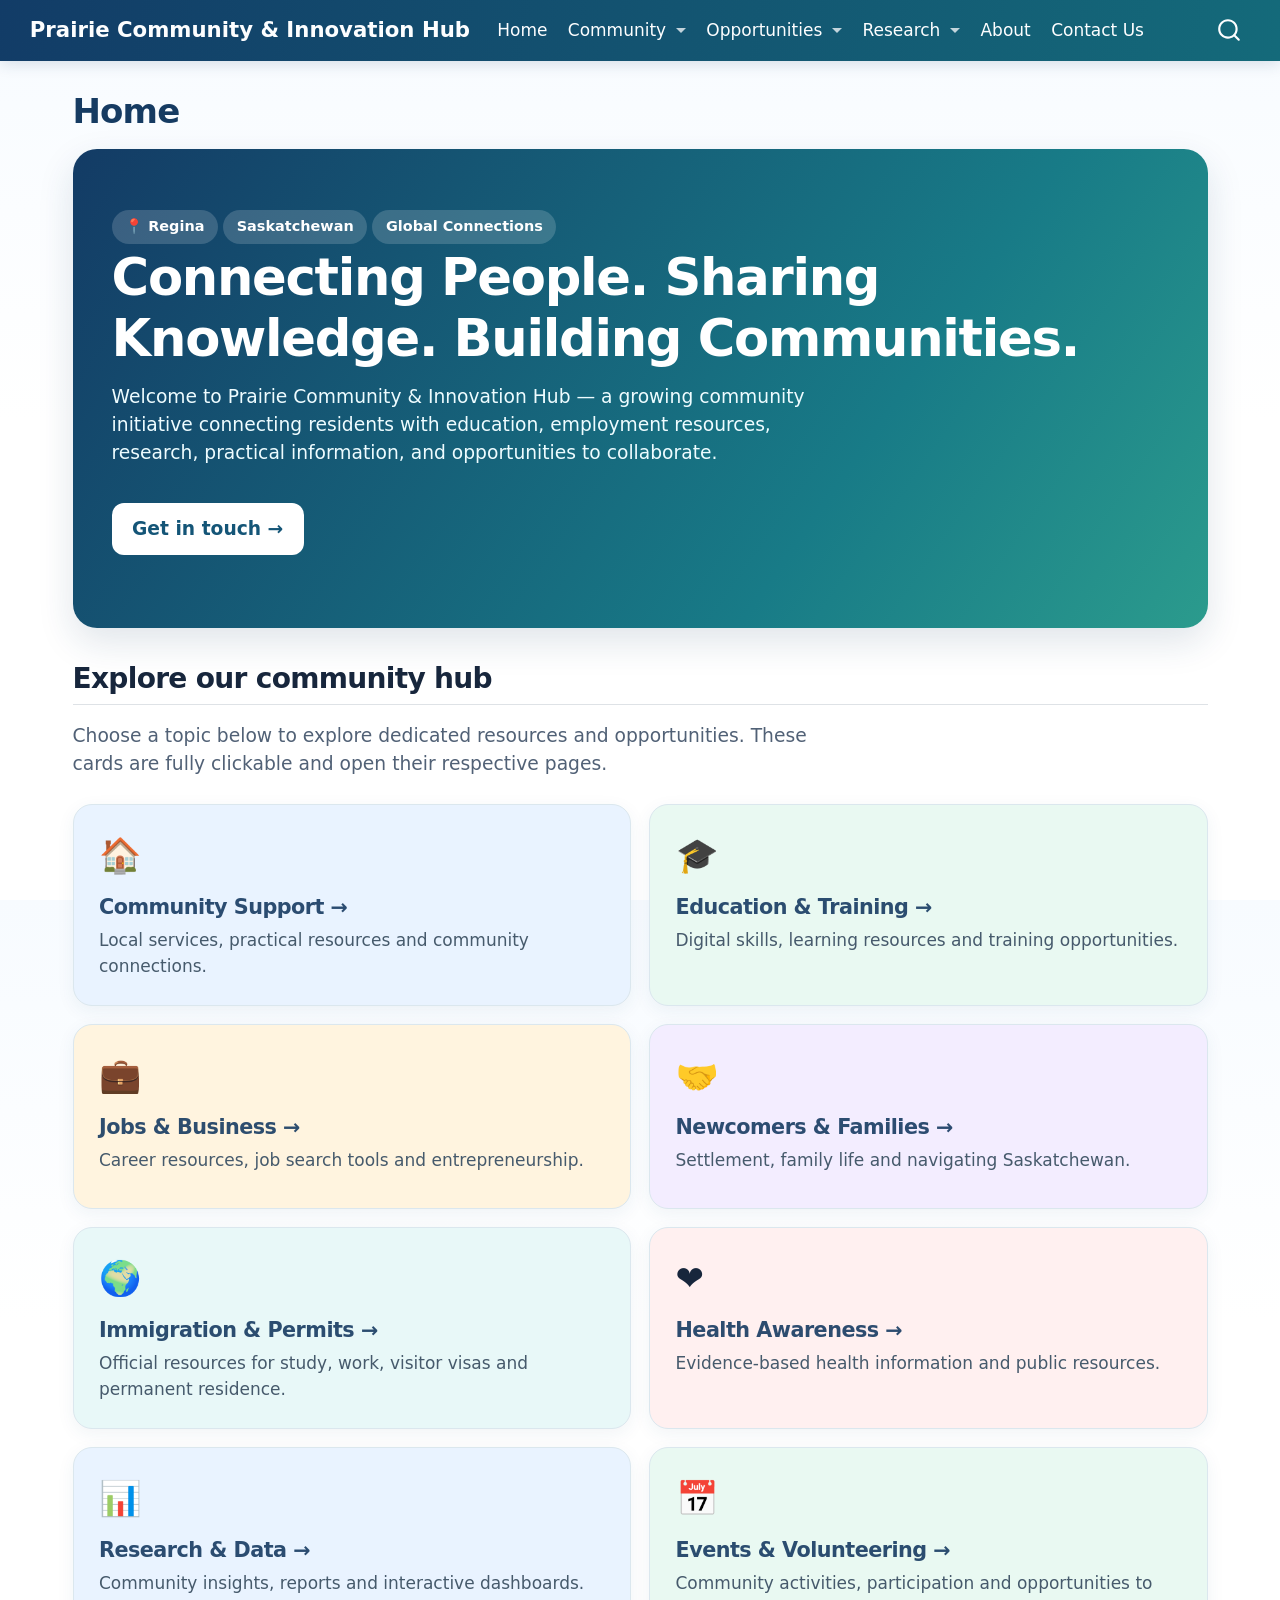
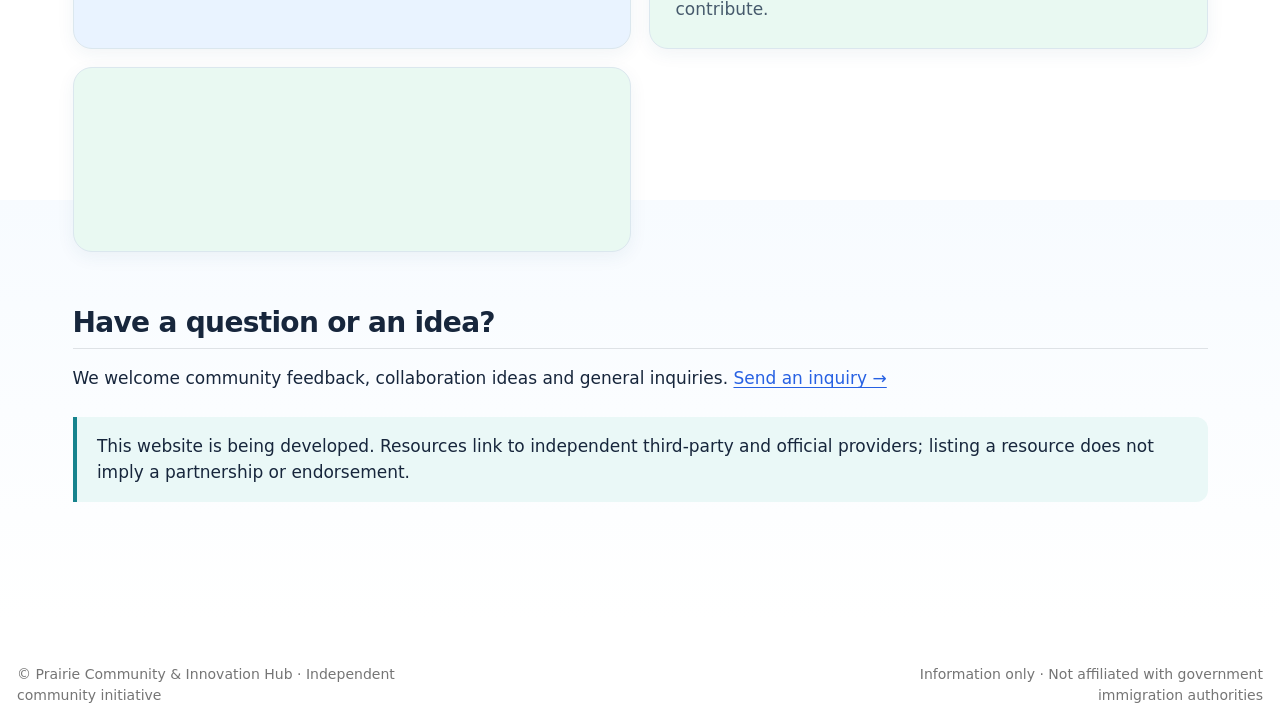
<file: docs/index.html>
<!DOCTYPE html>
<html xmlns="http://www.w3.org/1999/xhtml" lang="en" xml:lang="en"><head>

<meta charset="utf-8">
<meta name="generator" content="quarto-1.6.42">

<meta name="viewport" content="width=device-width, initial-scale=1.0, user-scalable=yes">


<title>Home – Prairie Community &amp; Innovation Hub</title>
<style>
code{white-space: pre-wrap;}
span.smallcaps{font-variant: small-caps;}
div.columns{display: flex; gap: min(4vw, 1.5em);}
div.column{flex: auto; overflow-x: auto;}
div.hanging-indent{margin-left: 1.5em; text-indent: -1.5em;}
ul.task-list{list-style: none;}
ul.task-list li input[type="checkbox"] {
  width: 0.8em;
  margin: 0 0.8em 0.2em -1em; /* quarto-specific, see https://github.com/quarto-dev/quarto-cli/issues/4556 */ 
  vertical-align: middle;
}
</style>


<script src="site_libs/quarto-nav/quarto-nav.js"></script>
<script src="site_libs/quarto-nav/headroom.min.js"></script>
<script src="site_libs/clipboard/clipboard.min.js"></script>
<script src="site_libs/quarto-search/autocomplete.umd.js"></script>
<script src="site_libs/quarto-search/fuse.min.js"></script>
<script src="site_libs/quarto-search/quarto-search.js"></script>
<meta name="quarto:offset" content="./">
<script src="site_libs/quarto-html/quarto.js"></script>
<script src="site_libs/quarto-html/popper.min.js"></script>
<script src="site_libs/quarto-html/tippy.umd.min.js"></script>
<script src="site_libs/quarto-html/anchor.min.js"></script>
<link href="site_libs/quarto-html/tippy.css" rel="stylesheet">
<link href="site_libs/quarto-html/quarto-syntax-highlighting-2f5df379a58b258e96c21c0638c20c03.css" rel="stylesheet" id="quarto-text-highlighting-styles">
<script src="site_libs/bootstrap/bootstrap.min.js"></script>
<link href="site_libs/bootstrap/bootstrap-icons.css" rel="stylesheet">
<link href="site_libs/bootstrap/bootstrap-fad5ab29a14bbe0a7a7d29177f3f13bb.min.css" rel="stylesheet" append-hash="true" id="quarto-bootstrap" data-mode="light">
<script id="quarto-search-options" type="application/json">{
  "location": "navbar",
  "copy-button": false,
  "collapse-after": 3,
  "panel-placement": "end",
  "type": "overlay",
  "limit": 50,
  "keyboard-shortcut": [
    "f",
    "/",
    "s"
  ],
  "show-item-context": false,
  "language": {
    "search-no-results-text": "No results",
    "search-matching-documents-text": "matching documents",
    "search-copy-link-title": "Copy link to search",
    "search-hide-matches-text": "Hide additional matches",
    "search-more-match-text": "more match in this document",
    "search-more-matches-text": "more matches in this document",
    "search-clear-button-title": "Clear",
    "search-text-placeholder": "",
    "search-detached-cancel-button-title": "Cancel",
    "search-submit-button-title": "Submit",
    "search-label": "Search"
  }
}</script>
<style>html{ scroll-behavior: smooth; }</style>


<link rel="stylesheet" href="styles.css">
</head>

<body class="nav-fixed">

<div id="quarto-search-results"></div>
  <header id="quarto-header" class="headroom fixed-top">
    <nav class="navbar navbar-expand-lg " data-bs-theme="dark">
      <div class="navbar-container container-fluid">
      <div class="navbar-brand-container mx-auto">
    <a class="navbar-brand" href="./index.html">
    <span class="navbar-title">Prairie Community &amp; Innovation Hub</span>
    </a>
  </div>
            <div id="quarto-search" class="" title="Search"></div>
          <button class="navbar-toggler" type="button" data-bs-toggle="collapse" data-bs-target="#navbarCollapse" aria-controls="navbarCollapse" role="menu" aria-expanded="false" aria-label="Toggle navigation" onclick="if (window.quartoToggleHeadroom) { window.quartoToggleHeadroom(); }">
  <span class="navbar-toggler-icon"></span>
</button>
          <div class="collapse navbar-collapse" id="navbarCollapse">
            <ul class="navbar-nav navbar-nav-scroll me-auto">
  <li class="nav-item">
    <a class="nav-link active" href="./index.html" aria-current="page"> 
<span class="menu-text">Home</span></a>
  </li>  
  <li class="nav-item dropdown ">
    <a class="nav-link dropdown-toggle" href="#" id="nav-menu-community" role="link" data-bs-toggle="dropdown" aria-expanded="false">
 <span class="menu-text">Community</span>
    </a>
    <ul class="dropdown-menu" aria-labelledby="nav-menu-community">    
        <li>
    <a class="dropdown-item" href="./community.html">
 <span class="dropdown-text">Community Support</span></a>
  </li>  
        <li>
    <a class="dropdown-item" href="./newcomers.html">
 <span class="dropdown-text">Newcomers &amp; Families</span></a>
  </li>  
        <li>
    <a class="dropdown-item" href="./immigration.html">
 <span class="dropdown-text">Immigration &amp; Permits</span></a>
  </li>  
        <li>
    <a class="dropdown-item" href="./health.html">
 <span class="dropdown-text">Health Awareness</span></a>
  </li>  
    </ul>
  </li>
  <li class="nav-item dropdown ">
    <a class="nav-link dropdown-toggle" href="#" id="nav-menu-opportunities" role="link" data-bs-toggle="dropdown" aria-expanded="false">
 <span class="menu-text">Opportunities</span>
    </a>
    <ul class="dropdown-menu" aria-labelledby="nav-menu-opportunities">    
        <li>
    <a class="dropdown-item" href="./education.html">
 <span class="dropdown-text">Education &amp; Training</span></a>
  </li>  
        <li>
    <a class="dropdown-item" href="./jobs.html">
 <span class="dropdown-text">Jobs &amp; Business</span></a>
  </li>  
        <li>
    <a class="dropdown-item" href="./events.html">
 <span class="dropdown-text">Events &amp; Volunteering</span></a>
  </li>  
    </ul>
  </li>
  <li class="nav-item dropdown ">
    <a class="nav-link dropdown-toggle" href="#" id="nav-menu-research" role="link" data-bs-toggle="dropdown" aria-expanded="false">
 <span class="menu-text">Research</span>
    </a>
    <ul class="dropdown-menu" aria-labelledby="nav-menu-research">    
        <li>
    <a class="dropdown-item" href="./research.html">
 <span class="dropdown-text">Research &amp; Data</span></a>
  </li>  
    </ul>
  </li>
  <li class="nav-item">
    <a class="nav-link" href="./about.html"> 
<span class="menu-text">About</span></a>
  </li>  
  <li class="nav-item">
    <a class="nav-link" href="./contact.html"> 
<span class="menu-text">Contact Us</span></a>
  </li>  
</ul>
          </div> <!-- /navcollapse -->
            <div class="quarto-navbar-tools">
</div>
      </div> <!-- /container-fluid -->
    </nav>
</header>
<!-- content -->
<div id="quarto-content" class="quarto-container page-columns page-rows-contents page-layout-full page-navbar">
<!-- sidebar -->
<!-- margin-sidebar -->
    
<!-- main -->
<main class="content column-page" id="quarto-document-content">

<header id="title-block-header" class="quarto-title-block default">
<div class="quarto-title">
<h1 class="title">Home</h1>
</div>



<div class="quarto-title-meta column-page">

    
  
    
  </div>
  


</header>


<div class="hero">
<span class="pill">📍 Regina</span><span class="pill">Saskatchewan</span><span class="pill">Global Connections</span>
<h1>
Connecting People. Sharing Knowledge. Building Communities.
</h1>
<p>
Welcome to Prairie Community &amp; Innovation Hub — a growing community initiative connecting residents with education, employment resources, research, practical information, and opportunities to collaborate.
</p>
<p><a class="cta" href="./contact.html">Get in touch →</a></p>
</div>
<section id="explore-our-community-hub" class="level2">
<h2 class="anchored" data-anchor-id="explore-our-community-hub">Explore our community hub</h2>
<p class="intro">
Choose a topic below to explore dedicated resources and opportunities. These cards are fully clickable and open their respective pages.
</p>
<div class="hub-grid">
<a class="hub-card blue" href="./community.html"><span class="symbol">🏠</span>
<h3 class="anchored">
Community Support →
</h3>
<p>
Local services, practical resources and community connections.
</p>
</a> <a class="hub-card mint" href="./education.html"><span class="symbol">🎓</span>
<h3 class="anchored">
Education &amp; Training →
</h3>
<p>
Digital skills, learning resources and training opportunities.
</p>
</a> <a class="hub-card amber" href="./jobs.html"><span class="symbol">💼</span>
<h3 class="anchored">
Jobs &amp; Business →
</h3>
<p>
Career resources, job search tools and entrepreneurship.
</p>
</a> <a class="hub-card lav" href="./newcomers.html"><span class="symbol">🤝</span>
<h3 class="anchored">
Newcomers &amp; Families →
</h3>
<p>
Settlement, family life and navigating Saskatchewan.
</p>
</a> <a class="hub-card teal" href="./immigration.html"><span class="symbol">🌍</span>
<h3 class="anchored">
Immigration &amp; Permits →
</h3>
<p>
Official resources for study, work, visitor visas and permanent residence.
</p>
</a> <a class="hub-card rose" href="./health.html"><span class="symbol">❤️</span>
<h3 class="anchored">
Health Awareness →
</h3>
<p>
Evidence-based health information and public resources.
</p>
</a> <a class="hub-card blue" href="./research.html"><span class="symbol">📊</span>
<h3 class="anchored">
Research &amp; Data →
</h3>
<p>
Community insights, reports and interactive dashboards.
</p>
</a> <a class="hub-card mint" href="./events.html"><span class="symbol">📅</span>
<h3 class="anchored">
Events &amp; Volunteering →
</h3>
<p>
Community activities, participation and opportunities to contribute.
</p>
</a><p><a class="hub-card mint" href="./events.html"></a></p>
</div>
</section>
<section id="have-a-question-or-an-idea" class="level2">
<h2 class="anchored" data-anchor-id="have-a-question-or-an-idea">Have a question or an idea?</h2>
<p>We welcome community feedback, collaboration ideas and general inquiries. <a href="./contact.html">Send an inquiry →</a></p>
<div class="note">
This website is being developed. Resources link to independent third-party and official providers; listing a resource does not imply a partnership or endorsement.
</div>


</section>

</main> <!-- /main -->
<script id="quarto-html-after-body" type="application/javascript">
window.document.addEventListener("DOMContentLoaded", function (event) {
  const toggleBodyColorMode = (bsSheetEl) => {
    const mode = bsSheetEl.getAttribute("data-mode");
    const bodyEl = window.document.querySelector("body");
    if (mode === "dark") {
      bodyEl.classList.add("quarto-dark");
      bodyEl.classList.remove("quarto-light");
    } else {
      bodyEl.classList.add("quarto-light");
      bodyEl.classList.remove("quarto-dark");
    }
  }
  const toggleBodyColorPrimary = () => {
    const bsSheetEl = window.document.querySelector("link#quarto-bootstrap");
    if (bsSheetEl) {
      toggleBodyColorMode(bsSheetEl);
    }
  }
  toggleBodyColorPrimary();  
  const icon = "";
  const anchorJS = new window.AnchorJS();
  anchorJS.options = {
    placement: 'right',
    icon: icon
  };
  anchorJS.add('.anchored');
  const isCodeAnnotation = (el) => {
    for (const clz of el.classList) {
      if (clz.startsWith('code-annotation-')) {                     
        return true;
      }
    }
    return false;
  }
  const onCopySuccess = function(e) {
    // button target
    const button = e.trigger;
    // don't keep focus
    button.blur();
    // flash "checked"
    button.classList.add('code-copy-button-checked');
    var currentTitle = button.getAttribute("title");
    button.setAttribute("title", "Copied!");
    let tooltip;
    if (window.bootstrap) {
      button.setAttribute("data-bs-toggle", "tooltip");
      button.setAttribute("data-bs-placement", "left");
      button.setAttribute("data-bs-title", "Copied!");
      tooltip = new bootstrap.Tooltip(button, 
        { trigger: "manual", 
          customClass: "code-copy-button-tooltip",
          offset: [0, -8]});
      tooltip.show();    
    }
    setTimeout(function() {
      if (tooltip) {
        tooltip.hide();
        button.removeAttribute("data-bs-title");
        button.removeAttribute("data-bs-toggle");
        button.removeAttribute("data-bs-placement");
      }
      button.setAttribute("title", currentTitle);
      button.classList.remove('code-copy-button-checked');
    }, 1000);
    // clear code selection
    e.clearSelection();
  }
  const getTextToCopy = function(trigger) {
      const codeEl = trigger.previousElementSibling.cloneNode(true);
      for (const childEl of codeEl.children) {
        if (isCodeAnnotation(childEl)) {
          childEl.remove();
        }
      }
      return codeEl.innerText;
  }
  const clipboard = new window.ClipboardJS('.code-copy-button:not([data-in-quarto-modal])', {
    text: getTextToCopy
  });
  clipboard.on('success', onCopySuccess);
  if (window.document.getElementById('quarto-embedded-source-code-modal')) {
    const clipboardModal = new window.ClipboardJS('.code-copy-button[data-in-quarto-modal]', {
      text: getTextToCopy,
      container: window.document.getElementById('quarto-embedded-source-code-modal')
    });
    clipboardModal.on('success', onCopySuccess);
  }
    var localhostRegex = new RegExp(/^(?:http|https):\/\/localhost\:?[0-9]*\//);
    var mailtoRegex = new RegExp(/^mailto:/);
      var filterRegex = new RegExp("https:\/\/prairieskcommunityhub\.github\.io\/");
    var isInternal = (href) => {
        return filterRegex.test(href) || localhostRegex.test(href) || mailtoRegex.test(href);
    }
    // Inspect non-navigation links and adorn them if external
 	var links = window.document.querySelectorAll('a[href]:not(.nav-link):not(.navbar-brand):not(.toc-action):not(.sidebar-link):not(.sidebar-item-toggle):not(.pagination-link):not(.no-external):not([aria-hidden]):not(.dropdown-item):not(.quarto-navigation-tool):not(.about-link)');
    for (var i=0; i<links.length; i++) {
      const link = links[i];
      if (!isInternal(link.href)) {
        // undo the damage that might have been done by quarto-nav.js in the case of
        // links that we want to consider external
        if (link.dataset.originalHref !== undefined) {
          link.href = link.dataset.originalHref;
        }
          // target, if specified
          link.setAttribute("target", "_blank");
          if (link.getAttribute("rel") === null) {
            link.setAttribute("rel", "noopener");
          }
      }
    }
  function tippyHover(el, contentFn, onTriggerFn, onUntriggerFn) {
    const config = {
      allowHTML: true,
      maxWidth: 500,
      delay: 100,
      arrow: false,
      appendTo: function(el) {
          return el.parentElement;
      },
      interactive: true,
      interactiveBorder: 10,
      theme: 'quarto',
      placement: 'bottom-start',
    };
    if (contentFn) {
      config.content = contentFn;
    }
    if (onTriggerFn) {
      config.onTrigger = onTriggerFn;
    }
    if (onUntriggerFn) {
      config.onUntrigger = onUntriggerFn;
    }
    window.tippy(el, config); 
  }
  const noterefs = window.document.querySelectorAll('a[role="doc-noteref"]');
  for (var i=0; i<noterefs.length; i++) {
    const ref = noterefs[i];
    tippyHover(ref, function() {
      // use id or data attribute instead here
      let href = ref.getAttribute('data-footnote-href') || ref.getAttribute('href');
      try { href = new URL(href).hash; } catch {}
      const id = href.replace(/^#\/?/, "");
      const note = window.document.getElementById(id);
      if (note) {
        return note.innerHTML;
      } else {
        return "";
      }
    });
  }
  const xrefs = window.document.querySelectorAll('a.quarto-xref');
  const processXRef = (id, note) => {
    // Strip column container classes
    const stripColumnClz = (el) => {
      el.classList.remove("page-full", "page-columns");
      if (el.children) {
        for (const child of el.children) {
          stripColumnClz(child);
        }
      }
    }
    stripColumnClz(note)
    if (id === null || id.startsWith('sec-')) {
      // Special case sections, only their first couple elements
      const container = document.createElement("div");
      if (note.children && note.children.length > 2) {
        container.appendChild(note.children[0].cloneNode(true));
        for (let i = 1; i < note.children.length; i++) {
          const child = note.children[i];
          if (child.tagName === "P" && child.innerText === "") {
            continue;
          } else {
            container.appendChild(child.cloneNode(true));
            break;
          }
        }
        if (window.Quarto?.typesetMath) {
          window.Quarto.typesetMath(container);
        }
        return container.innerHTML
      } else {
        if (window.Quarto?.typesetMath) {
          window.Quarto.typesetMath(note);
        }
        return note.innerHTML;
      }
    } else {
      // Remove any anchor links if they are present
      const anchorLink = note.querySelector('a.anchorjs-link');
      if (anchorLink) {
        anchorLink.remove();
      }
      if (window.Quarto?.typesetMath) {
        window.Quarto.typesetMath(note);
      }
      if (note.classList.contains("callout")) {
        return note.outerHTML;
      } else {
        return note.innerHTML;
      }
    }
  }
  for (var i=0; i<xrefs.length; i++) {
    const xref = xrefs[i];
    tippyHover(xref, undefined, function(instance) {
      instance.disable();
      let url = xref.getAttribute('href');
      let hash = undefined; 
      if (url.startsWith('#')) {
        hash = url;
      } else {
        try { hash = new URL(url).hash; } catch {}
      }
      if (hash) {
        const id = hash.replace(/^#\/?/, "");
        const note = window.document.getElementById(id);
        if (note !== null) {
          try {
            const html = processXRef(id, note.cloneNode(true));
            instance.setContent(html);
          } finally {
            instance.enable();
            instance.show();
          }
        } else {
          // See if we can fetch this
          fetch(url.split('#')[0])
          .then(res => res.text())
          .then(html => {
            const parser = new DOMParser();
            const htmlDoc = parser.parseFromString(html, "text/html");
            const note = htmlDoc.getElementById(id);
            if (note !== null) {
              const html = processXRef(id, note);
              instance.setContent(html);
            } 
          }).finally(() => {
            instance.enable();
            instance.show();
          });
        }
      } else {
        // See if we can fetch a full url (with no hash to target)
        // This is a special case and we should probably do some content thinning / targeting
        fetch(url)
        .then(res => res.text())
        .then(html => {
          const parser = new DOMParser();
          const htmlDoc = parser.parseFromString(html, "text/html");
          const note = htmlDoc.querySelector('main.content');
          if (note !== null) {
            // This should only happen for chapter cross references
            // (since there is no id in the URL)
            // remove the first header
            if (note.children.length > 0 && note.children[0].tagName === "HEADER") {
              note.children[0].remove();
            }
            const html = processXRef(null, note);
            instance.setContent(html);
          } 
        }).finally(() => {
          instance.enable();
          instance.show();
        });
      }
    }, function(instance) {
    });
  }
      let selectedAnnoteEl;
      const selectorForAnnotation = ( cell, annotation) => {
        let cellAttr = 'data-code-cell="' + cell + '"';
        let lineAttr = 'data-code-annotation="' +  annotation + '"';
        const selector = 'span[' + cellAttr + '][' + lineAttr + ']';
        return selector;
      }
      const selectCodeLines = (annoteEl) => {
        const doc = window.document;
        const targetCell = annoteEl.getAttribute("data-target-cell");
        const targetAnnotation = annoteEl.getAttribute("data-target-annotation");
        const annoteSpan = window.document.querySelector(selectorForAnnotation(targetCell, targetAnnotation));
        const lines = annoteSpan.getAttribute("data-code-lines").split(",");
        const lineIds = lines.map((line) => {
          return targetCell + "-" + line;
        })
        let top = null;
        let height = null;
        let parent = null;
        if (lineIds.length > 0) {
            //compute the position of the single el (top and bottom and make a div)
            const el = window.document.getElementById(lineIds[0]);
            top = el.offsetTop;
            height = el.offsetHeight;
            parent = el.parentElement.parentElement;
          if (lineIds.length > 1) {
            const lastEl = window.document.getElementById(lineIds[lineIds.length - 1]);
            const bottom = lastEl.offsetTop + lastEl.offsetHeight;
            height = bottom - top;
          }
          if (top !== null && height !== null && parent !== null) {
            // cook up a div (if necessary) and position it 
            let div = window.document.getElementById("code-annotation-line-highlight");
            if (div === null) {
              div = window.document.createElement("div");
              div.setAttribute("id", "code-annotation-line-highlight");
              div.style.position = 'absolute';
              parent.appendChild(div);
            }
            div.style.top = top - 2 + "px";
            div.style.height = height + 4 + "px";
            div.style.left = 0;
            let gutterDiv = window.document.getElementById("code-annotation-line-highlight-gutter");
            if (gutterDiv === null) {
              gutterDiv = window.document.createElement("div");
              gutterDiv.setAttribute("id", "code-annotation-line-highlight-gutter");
              gutterDiv.style.position = 'absolute';
              const codeCell = window.document.getElementById(targetCell);
              const gutter = codeCell.querySelector('.code-annotation-gutter');
              gutter.appendChild(gutterDiv);
            }
            gutterDiv.style.top = top - 2 + "px";
            gutterDiv.style.height = height + 4 + "px";
          }
          selectedAnnoteEl = annoteEl;
        }
      };
      const unselectCodeLines = () => {
        const elementsIds = ["code-annotation-line-highlight", "code-annotation-line-highlight-gutter"];
        elementsIds.forEach((elId) => {
          const div = window.document.getElementById(elId);
          if (div) {
            div.remove();
          }
        });
        selectedAnnoteEl = undefined;
      };
        // Handle positioning of the toggle
    window.addEventListener(
      "resize",
      throttle(() => {
        elRect = undefined;
        if (selectedAnnoteEl) {
          selectCodeLines(selectedAnnoteEl);
        }
      }, 10)
    );
    function throttle(fn, ms) {
    let throttle = false;
    let timer;
      return (...args) => {
        if(!throttle) { // first call gets through
            fn.apply(this, args);
            throttle = true;
        } else { // all the others get throttled
            if(timer) clearTimeout(timer); // cancel #2
            timer = setTimeout(() => {
              fn.apply(this, args);
              timer = throttle = false;
            }, ms);
        }
      };
    }
      // Attach click handler to the DT
      const annoteDls = window.document.querySelectorAll('dt[data-target-cell]');
      for (const annoteDlNode of annoteDls) {
        annoteDlNode.addEventListener('click', (event) => {
          const clickedEl = event.target;
          if (clickedEl !== selectedAnnoteEl) {
            unselectCodeLines();
            const activeEl = window.document.querySelector('dt[data-target-cell].code-annotation-active');
            if (activeEl) {
              activeEl.classList.remove('code-annotation-active');
            }
            selectCodeLines(clickedEl);
            clickedEl.classList.add('code-annotation-active');
          } else {
            // Unselect the line
            unselectCodeLines();
            clickedEl.classList.remove('code-annotation-active');
          }
        });
      }
  const findCites = (el) => {
    const parentEl = el.parentElement;
    if (parentEl) {
      const cites = parentEl.dataset.cites;
      if (cites) {
        return {
          el,
          cites: cites.split(' ')
        };
      } else {
        return findCites(el.parentElement)
      }
    } else {
      return undefined;
    }
  };
  var bibliorefs = window.document.querySelectorAll('a[role="doc-biblioref"]');
  for (var i=0; i<bibliorefs.length; i++) {
    const ref = bibliorefs[i];
    const citeInfo = findCites(ref);
    if (citeInfo) {
      tippyHover(citeInfo.el, function() {
        var popup = window.document.createElement('div');
        citeInfo.cites.forEach(function(cite) {
          var citeDiv = window.document.createElement('div');
          citeDiv.classList.add('hanging-indent');
          citeDiv.classList.add('csl-entry');
          var biblioDiv = window.document.getElementById('ref-' + cite);
          if (biblioDiv) {
            citeDiv.innerHTML = biblioDiv.innerHTML;
          }
          popup.appendChild(citeDiv);
        });
        return popup.innerHTML;
      });
    }
  }
});
</script>
</div> <!-- /content -->
<footer class="footer">
  <div class="nav-footer">
    <div class="nav-footer-left">
<p>© Prairie Community &amp; Innovation Hub · Independent community initiative</p>
</div>   
    <div class="nav-footer-center">
      &nbsp;
    </div>
    <div class="nav-footer-right">
<p>Information only · Not affiliated with government immigration authorities</p>
</div>
  </div>
</footer>




<script src="site_libs/quarto-html/zenscroll-min.js"></script>
</body></html>
</file>
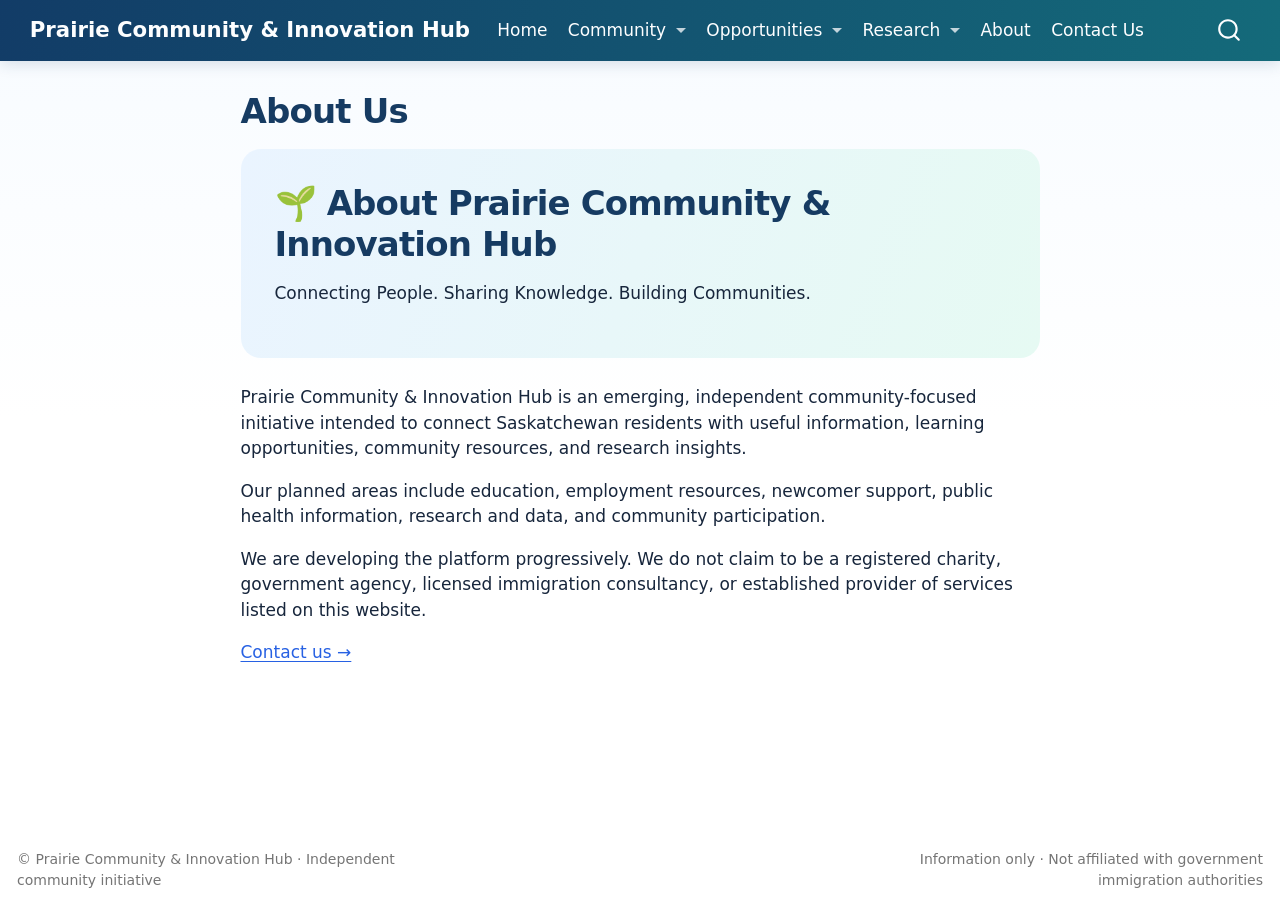
<file: docs/about.html>
<!DOCTYPE html>
<html xmlns="http://www.w3.org/1999/xhtml" lang="en" xml:lang="en"><head>

<meta charset="utf-8">
<meta name="generator" content="quarto-1.6.42">

<meta name="viewport" content="width=device-width, initial-scale=1.0, user-scalable=yes">


<title>About Us – Prairie Community &amp; Innovation Hub</title>
<style>
code{white-space: pre-wrap;}
span.smallcaps{font-variant: small-caps;}
div.columns{display: flex; gap: min(4vw, 1.5em);}
div.column{flex: auto; overflow-x: auto;}
div.hanging-indent{margin-left: 1.5em; text-indent: -1.5em;}
ul.task-list{list-style: none;}
ul.task-list li input[type="checkbox"] {
  width: 0.8em;
  margin: 0 0.8em 0.2em -1em; /* quarto-specific, see https://github.com/quarto-dev/quarto-cli/issues/4556 */ 
  vertical-align: middle;
}
</style>


<script src="site_libs/quarto-nav/quarto-nav.js"></script>
<script src="site_libs/quarto-nav/headroom.min.js"></script>
<script src="site_libs/clipboard/clipboard.min.js"></script>
<script src="site_libs/quarto-search/autocomplete.umd.js"></script>
<script src="site_libs/quarto-search/fuse.min.js"></script>
<script src="site_libs/quarto-search/quarto-search.js"></script>
<meta name="quarto:offset" content="./">
<script src="site_libs/quarto-html/quarto.js"></script>
<script src="site_libs/quarto-html/popper.min.js"></script>
<script src="site_libs/quarto-html/tippy.umd.min.js"></script>
<script src="site_libs/quarto-html/anchor.min.js"></script>
<link href="site_libs/quarto-html/tippy.css" rel="stylesheet">
<link href="site_libs/quarto-html/quarto-syntax-highlighting-2f5df379a58b258e96c21c0638c20c03.css" rel="stylesheet" id="quarto-text-highlighting-styles">
<script src="site_libs/bootstrap/bootstrap.min.js"></script>
<link href="site_libs/bootstrap/bootstrap-icons.css" rel="stylesheet">
<link href="site_libs/bootstrap/bootstrap-fad5ab29a14bbe0a7a7d29177f3f13bb.min.css" rel="stylesheet" append-hash="true" id="quarto-bootstrap" data-mode="light">
<script id="quarto-search-options" type="application/json">{
  "location": "navbar",
  "copy-button": false,
  "collapse-after": 3,
  "panel-placement": "end",
  "type": "overlay",
  "limit": 50,
  "keyboard-shortcut": [
    "f",
    "/",
    "s"
  ],
  "show-item-context": false,
  "language": {
    "search-no-results-text": "No results",
    "search-matching-documents-text": "matching documents",
    "search-copy-link-title": "Copy link to search",
    "search-hide-matches-text": "Hide additional matches",
    "search-more-match-text": "more match in this document",
    "search-more-matches-text": "more matches in this document",
    "search-clear-button-title": "Clear",
    "search-text-placeholder": "",
    "search-detached-cancel-button-title": "Cancel",
    "search-submit-button-title": "Submit",
    "search-label": "Search"
  }
}</script>
<style>html{ scroll-behavior: smooth; }</style>


<link rel="stylesheet" href="styles.css">
</head>

<body class="nav-fixed fullcontent">

<div id="quarto-search-results"></div>
  <header id="quarto-header" class="headroom fixed-top">
    <nav class="navbar navbar-expand-lg " data-bs-theme="dark">
      <div class="navbar-container container-fluid">
      <div class="navbar-brand-container mx-auto">
    <a class="navbar-brand" href="./index.html">
    <span class="navbar-title">Prairie Community &amp; Innovation Hub</span>
    </a>
  </div>
            <div id="quarto-search" class="" title="Search"></div>
          <button class="navbar-toggler" type="button" data-bs-toggle="collapse" data-bs-target="#navbarCollapse" aria-controls="navbarCollapse" role="menu" aria-expanded="false" aria-label="Toggle navigation" onclick="if (window.quartoToggleHeadroom) { window.quartoToggleHeadroom(); }">
  <span class="navbar-toggler-icon"></span>
</button>
          <div class="collapse navbar-collapse" id="navbarCollapse">
            <ul class="navbar-nav navbar-nav-scroll me-auto">
  <li class="nav-item">
    <a class="nav-link" href="./index.html"> 
<span class="menu-text">Home</span></a>
  </li>  
  <li class="nav-item dropdown ">
    <a class="nav-link dropdown-toggle" href="#" id="nav-menu-community" role="link" data-bs-toggle="dropdown" aria-expanded="false">
 <span class="menu-text">Community</span>
    </a>
    <ul class="dropdown-menu" aria-labelledby="nav-menu-community">    
        <li>
    <a class="dropdown-item" href="./community.html">
 <span class="dropdown-text">Community Support</span></a>
  </li>  
        <li>
    <a class="dropdown-item" href="./newcomers.html">
 <span class="dropdown-text">Newcomers &amp; Families</span></a>
  </li>  
        <li>
    <a class="dropdown-item" href="./immigration.html">
 <span class="dropdown-text">Immigration &amp; Permits</span></a>
  </li>  
        <li>
    <a class="dropdown-item" href="./health.html">
 <span class="dropdown-text">Health Awareness</span></a>
  </li>  
    </ul>
  </li>
  <li class="nav-item dropdown ">
    <a class="nav-link dropdown-toggle" href="#" id="nav-menu-opportunities" role="link" data-bs-toggle="dropdown" aria-expanded="false">
 <span class="menu-text">Opportunities</span>
    </a>
    <ul class="dropdown-menu" aria-labelledby="nav-menu-opportunities">    
        <li>
    <a class="dropdown-item" href="./education.html">
 <span class="dropdown-text">Education &amp; Training</span></a>
  </li>  
        <li>
    <a class="dropdown-item" href="./jobs.html">
 <span class="dropdown-text">Jobs &amp; Business</span></a>
  </li>  
        <li>
    <a class="dropdown-item" href="./events.html">
 <span class="dropdown-text">Events &amp; Volunteering</span></a>
  </li>  
    </ul>
  </li>
  <li class="nav-item dropdown ">
    <a class="nav-link dropdown-toggle" href="#" id="nav-menu-research" role="link" data-bs-toggle="dropdown" aria-expanded="false">
 <span class="menu-text">Research</span>
    </a>
    <ul class="dropdown-menu" aria-labelledby="nav-menu-research">    
        <li>
    <a class="dropdown-item" href="./research.html">
 <span class="dropdown-text">Research &amp; Data</span></a>
  </li>  
    </ul>
  </li>
  <li class="nav-item">
    <a class="nav-link active" href="./about.html" aria-current="page"> 
<span class="menu-text">About</span></a>
  </li>  
  <li class="nav-item">
    <a class="nav-link" href="./contact.html"> 
<span class="menu-text">Contact Us</span></a>
  </li>  
</ul>
          </div> <!-- /navcollapse -->
            <div class="quarto-navbar-tools">
</div>
      </div> <!-- /container-fluid -->
    </nav>
</header>
<!-- content -->
<div id="quarto-content" class="quarto-container page-columns page-rows-contents page-layout-article page-navbar">
<!-- sidebar -->
<!-- margin-sidebar -->
    
<!-- main -->
<main class="content" id="quarto-document-content">

<header id="title-block-header" class="quarto-title-block default">
<div class="quarto-title">
<h1 class="title">About Us</h1>
</div>



<div class="quarto-title-meta">

    
  
    
  </div>
  


</header>


<div class="section-banner">
<h1>
🌱 About Prairie Community &amp; Innovation Hub
</h1>
<p>
Connecting People. Sharing Knowledge. Building Communities.
</p>
</div>
<p>Prairie Community &amp; Innovation Hub is an emerging, independent community-focused initiative intended to connect Saskatchewan residents with useful information, learning opportunities, community resources, and research insights.</p>
<p>Our planned areas include education, employment resources, newcomer support, public health information, research and data, and community participation.</p>
<p>We are developing the platform progressively. We do not claim to be a registered charity, government agency, licensed immigration consultancy, or established provider of services listed on this website.</p>
<p><a href="./contact.html">Contact us →</a></p>



</main> <!-- /main -->
<script id="quarto-html-after-body" type="application/javascript">
window.document.addEventListener("DOMContentLoaded", function (event) {
  const toggleBodyColorMode = (bsSheetEl) => {
    const mode = bsSheetEl.getAttribute("data-mode");
    const bodyEl = window.document.querySelector("body");
    if (mode === "dark") {
      bodyEl.classList.add("quarto-dark");
      bodyEl.classList.remove("quarto-light");
    } else {
      bodyEl.classList.add("quarto-light");
      bodyEl.classList.remove("quarto-dark");
    }
  }
  const toggleBodyColorPrimary = () => {
    const bsSheetEl = window.document.querySelector("link#quarto-bootstrap");
    if (bsSheetEl) {
      toggleBodyColorMode(bsSheetEl);
    }
  }
  toggleBodyColorPrimary();  
  const icon = "";
  const anchorJS = new window.AnchorJS();
  anchorJS.options = {
    placement: 'right',
    icon: icon
  };
  anchorJS.add('.anchored');
  const isCodeAnnotation = (el) => {
    for (const clz of el.classList) {
      if (clz.startsWith('code-annotation-')) {                     
        return true;
      }
    }
    return false;
  }
  const onCopySuccess = function(e) {
    // button target
    const button = e.trigger;
    // don't keep focus
    button.blur();
    // flash "checked"
    button.classList.add('code-copy-button-checked');
    var currentTitle = button.getAttribute("title");
    button.setAttribute("title", "Copied!");
    let tooltip;
    if (window.bootstrap) {
      button.setAttribute("data-bs-toggle", "tooltip");
      button.setAttribute("data-bs-placement", "left");
      button.setAttribute("data-bs-title", "Copied!");
      tooltip = new bootstrap.Tooltip(button, 
        { trigger: "manual", 
          customClass: "code-copy-button-tooltip",
          offset: [0, -8]});
      tooltip.show();    
    }
    setTimeout(function() {
      if (tooltip) {
        tooltip.hide();
        button.removeAttribute("data-bs-title");
        button.removeAttribute("data-bs-toggle");
        button.removeAttribute("data-bs-placement");
      }
      button.setAttribute("title", currentTitle);
      button.classList.remove('code-copy-button-checked');
    }, 1000);
    // clear code selection
    e.clearSelection();
  }
  const getTextToCopy = function(trigger) {
      const codeEl = trigger.previousElementSibling.cloneNode(true);
      for (const childEl of codeEl.children) {
        if (isCodeAnnotation(childEl)) {
          childEl.remove();
        }
      }
      return codeEl.innerText;
  }
  const clipboard = new window.ClipboardJS('.code-copy-button:not([data-in-quarto-modal])', {
    text: getTextToCopy
  });
  clipboard.on('success', onCopySuccess);
  if (window.document.getElementById('quarto-embedded-source-code-modal')) {
    const clipboardModal = new window.ClipboardJS('.code-copy-button[data-in-quarto-modal]', {
      text: getTextToCopy,
      container: window.document.getElementById('quarto-embedded-source-code-modal')
    });
    clipboardModal.on('success', onCopySuccess);
  }
    var localhostRegex = new RegExp(/^(?:http|https):\/\/localhost\:?[0-9]*\//);
    var mailtoRegex = new RegExp(/^mailto:/);
      var filterRegex = new RegExp("https:\/\/prairieskcommunityhub\.github\.io\/");
    var isInternal = (href) => {
        return filterRegex.test(href) || localhostRegex.test(href) || mailtoRegex.test(href);
    }
    // Inspect non-navigation links and adorn them if external
 	var links = window.document.querySelectorAll('a[href]:not(.nav-link):not(.navbar-brand):not(.toc-action):not(.sidebar-link):not(.sidebar-item-toggle):not(.pagination-link):not(.no-external):not([aria-hidden]):not(.dropdown-item):not(.quarto-navigation-tool):not(.about-link)');
    for (var i=0; i<links.length; i++) {
      const link = links[i];
      if (!isInternal(link.href)) {
        // undo the damage that might have been done by quarto-nav.js in the case of
        // links that we want to consider external
        if (link.dataset.originalHref !== undefined) {
          link.href = link.dataset.originalHref;
        }
          // target, if specified
          link.setAttribute("target", "_blank");
          if (link.getAttribute("rel") === null) {
            link.setAttribute("rel", "noopener");
          }
      }
    }
  function tippyHover(el, contentFn, onTriggerFn, onUntriggerFn) {
    const config = {
      allowHTML: true,
      maxWidth: 500,
      delay: 100,
      arrow: false,
      appendTo: function(el) {
          return el.parentElement;
      },
      interactive: true,
      interactiveBorder: 10,
      theme: 'quarto',
      placement: 'bottom-start',
    };
    if (contentFn) {
      config.content = contentFn;
    }
    if (onTriggerFn) {
      config.onTrigger = onTriggerFn;
    }
    if (onUntriggerFn) {
      config.onUntrigger = onUntriggerFn;
    }
    window.tippy(el, config); 
  }
  const noterefs = window.document.querySelectorAll('a[role="doc-noteref"]');
  for (var i=0; i<noterefs.length; i++) {
    const ref = noterefs[i];
    tippyHover(ref, function() {
      // use id or data attribute instead here
      let href = ref.getAttribute('data-footnote-href') || ref.getAttribute('href');
      try { href = new URL(href).hash; } catch {}
      const id = href.replace(/^#\/?/, "");
      const note = window.document.getElementById(id);
      if (note) {
        return note.innerHTML;
      } else {
        return "";
      }
    });
  }
  const xrefs = window.document.querySelectorAll('a.quarto-xref');
  const processXRef = (id, note) => {
    // Strip column container classes
    const stripColumnClz = (el) => {
      el.classList.remove("page-full", "page-columns");
      if (el.children) {
        for (const child of el.children) {
          stripColumnClz(child);
        }
      }
    }
    stripColumnClz(note)
    if (id === null || id.startsWith('sec-')) {
      // Special case sections, only their first couple elements
      const container = document.createElement("div");
      if (note.children && note.children.length > 2) {
        container.appendChild(note.children[0].cloneNode(true));
        for (let i = 1; i < note.children.length; i++) {
          const child = note.children[i];
          if (child.tagName === "P" && child.innerText === "") {
            continue;
          } else {
            container.appendChild(child.cloneNode(true));
            break;
          }
        }
        if (window.Quarto?.typesetMath) {
          window.Quarto.typesetMath(container);
        }
        return container.innerHTML
      } else {
        if (window.Quarto?.typesetMath) {
          window.Quarto.typesetMath(note);
        }
        return note.innerHTML;
      }
    } else {
      // Remove any anchor links if they are present
      const anchorLink = note.querySelector('a.anchorjs-link');
      if (anchorLink) {
        anchorLink.remove();
      }
      if (window.Quarto?.typesetMath) {
        window.Quarto.typesetMath(note);
      }
      if (note.classList.contains("callout")) {
        return note.outerHTML;
      } else {
        return note.innerHTML;
      }
    }
  }
  for (var i=0; i<xrefs.length; i++) {
    const xref = xrefs[i];
    tippyHover(xref, undefined, function(instance) {
      instance.disable();
      let url = xref.getAttribute('href');
      let hash = undefined; 
      if (url.startsWith('#')) {
        hash = url;
      } else {
        try { hash = new URL(url).hash; } catch {}
      }
      if (hash) {
        const id = hash.replace(/^#\/?/, "");
        const note = window.document.getElementById(id);
        if (note !== null) {
          try {
            const html = processXRef(id, note.cloneNode(true));
            instance.setContent(html);
          } finally {
            instance.enable();
            instance.show();
          }
        } else {
          // See if we can fetch this
          fetch(url.split('#')[0])
          .then(res => res.text())
          .then(html => {
            const parser = new DOMParser();
            const htmlDoc = parser.parseFromString(html, "text/html");
            const note = htmlDoc.getElementById(id);
            if (note !== null) {
              const html = processXRef(id, note);
              instance.setContent(html);
            } 
          }).finally(() => {
            instance.enable();
            instance.show();
          });
        }
      } else {
        // See if we can fetch a full url (with no hash to target)
        // This is a special case and we should probably do some content thinning / targeting
        fetch(url)
        .then(res => res.text())
        .then(html => {
          const parser = new DOMParser();
          const htmlDoc = parser.parseFromString(html, "text/html");
          const note = htmlDoc.querySelector('main.content');
          if (note !== null) {
            // This should only happen for chapter cross references
            // (since there is no id in the URL)
            // remove the first header
            if (note.children.length > 0 && note.children[0].tagName === "HEADER") {
              note.children[0].remove();
            }
            const html = processXRef(null, note);
            instance.setContent(html);
          } 
        }).finally(() => {
          instance.enable();
          instance.show();
        });
      }
    }, function(instance) {
    });
  }
      let selectedAnnoteEl;
      const selectorForAnnotation = ( cell, annotation) => {
        let cellAttr = 'data-code-cell="' + cell + '"';
        let lineAttr = 'data-code-annotation="' +  annotation + '"';
        const selector = 'span[' + cellAttr + '][' + lineAttr + ']';
        return selector;
      }
      const selectCodeLines = (annoteEl) => {
        const doc = window.document;
        const targetCell = annoteEl.getAttribute("data-target-cell");
        const targetAnnotation = annoteEl.getAttribute("data-target-annotation");
        const annoteSpan = window.document.querySelector(selectorForAnnotation(targetCell, targetAnnotation));
        const lines = annoteSpan.getAttribute("data-code-lines").split(",");
        const lineIds = lines.map((line) => {
          return targetCell + "-" + line;
        })
        let top = null;
        let height = null;
        let parent = null;
        if (lineIds.length > 0) {
            //compute the position of the single el (top and bottom and make a div)
            const el = window.document.getElementById(lineIds[0]);
            top = el.offsetTop;
            height = el.offsetHeight;
            parent = el.parentElement.parentElement;
          if (lineIds.length > 1) {
            const lastEl = window.document.getElementById(lineIds[lineIds.length - 1]);
            const bottom = lastEl.offsetTop + lastEl.offsetHeight;
            height = bottom - top;
          }
          if (top !== null && height !== null && parent !== null) {
            // cook up a div (if necessary) and position it 
            let div = window.document.getElementById("code-annotation-line-highlight");
            if (div === null) {
              div = window.document.createElement("div");
              div.setAttribute("id", "code-annotation-line-highlight");
              div.style.position = 'absolute';
              parent.appendChild(div);
            }
            div.style.top = top - 2 + "px";
            div.style.height = height + 4 + "px";
            div.style.left = 0;
            let gutterDiv = window.document.getElementById("code-annotation-line-highlight-gutter");
            if (gutterDiv === null) {
              gutterDiv = window.document.createElement("div");
              gutterDiv.setAttribute("id", "code-annotation-line-highlight-gutter");
              gutterDiv.style.position = 'absolute';
              const codeCell = window.document.getElementById(targetCell);
              const gutter = codeCell.querySelector('.code-annotation-gutter');
              gutter.appendChild(gutterDiv);
            }
            gutterDiv.style.top = top - 2 + "px";
            gutterDiv.style.height = height + 4 + "px";
          }
          selectedAnnoteEl = annoteEl;
        }
      };
      const unselectCodeLines = () => {
        const elementsIds = ["code-annotation-line-highlight", "code-annotation-line-highlight-gutter"];
        elementsIds.forEach((elId) => {
          const div = window.document.getElementById(elId);
          if (div) {
            div.remove();
          }
        });
        selectedAnnoteEl = undefined;
      };
        // Handle positioning of the toggle
    window.addEventListener(
      "resize",
      throttle(() => {
        elRect = undefined;
        if (selectedAnnoteEl) {
          selectCodeLines(selectedAnnoteEl);
        }
      }, 10)
    );
    function throttle(fn, ms) {
    let throttle = false;
    let timer;
      return (...args) => {
        if(!throttle) { // first call gets through
            fn.apply(this, args);
            throttle = true;
        } else { // all the others get throttled
            if(timer) clearTimeout(timer); // cancel #2
            timer = setTimeout(() => {
              fn.apply(this, args);
              timer = throttle = false;
            }, ms);
        }
      };
    }
      // Attach click handler to the DT
      const annoteDls = window.document.querySelectorAll('dt[data-target-cell]');
      for (const annoteDlNode of annoteDls) {
        annoteDlNode.addEventListener('click', (event) => {
          const clickedEl = event.target;
          if (clickedEl !== selectedAnnoteEl) {
            unselectCodeLines();
            const activeEl = window.document.querySelector('dt[data-target-cell].code-annotation-active');
            if (activeEl) {
              activeEl.classList.remove('code-annotation-active');
            }
            selectCodeLines(clickedEl);
            clickedEl.classList.add('code-annotation-active');
          } else {
            // Unselect the line
            unselectCodeLines();
            clickedEl.classList.remove('code-annotation-active');
          }
        });
      }
  const findCites = (el) => {
    const parentEl = el.parentElement;
    if (parentEl) {
      const cites = parentEl.dataset.cites;
      if (cites) {
        return {
          el,
          cites: cites.split(' ')
        };
      } else {
        return findCites(el.parentElement)
      }
    } else {
      return undefined;
    }
  };
  var bibliorefs = window.document.querySelectorAll('a[role="doc-biblioref"]');
  for (var i=0; i<bibliorefs.length; i++) {
    const ref = bibliorefs[i];
    const citeInfo = findCites(ref);
    if (citeInfo) {
      tippyHover(citeInfo.el, function() {
        var popup = window.document.createElement('div');
        citeInfo.cites.forEach(function(cite) {
          var citeDiv = window.document.createElement('div');
          citeDiv.classList.add('hanging-indent');
          citeDiv.classList.add('csl-entry');
          var biblioDiv = window.document.getElementById('ref-' + cite);
          if (biblioDiv) {
            citeDiv.innerHTML = biblioDiv.innerHTML;
          }
          popup.appendChild(citeDiv);
        });
        return popup.innerHTML;
      });
    }
  }
});
</script>
</div> <!-- /content -->
<footer class="footer">
  <div class="nav-footer">
    <div class="nav-footer-left">
<p>© Prairie Community &amp; Innovation Hub · Independent community initiative</p>
</div>   
    <div class="nav-footer-center">
      &nbsp;
    </div>
    <div class="nav-footer-right">
<p>Information only · Not affiliated with government immigration authorities</p>
</div>
  </div>
</footer>




<script src="site_libs/quarto-html/zenscroll-min.js"></script>
</body></html>
</file>
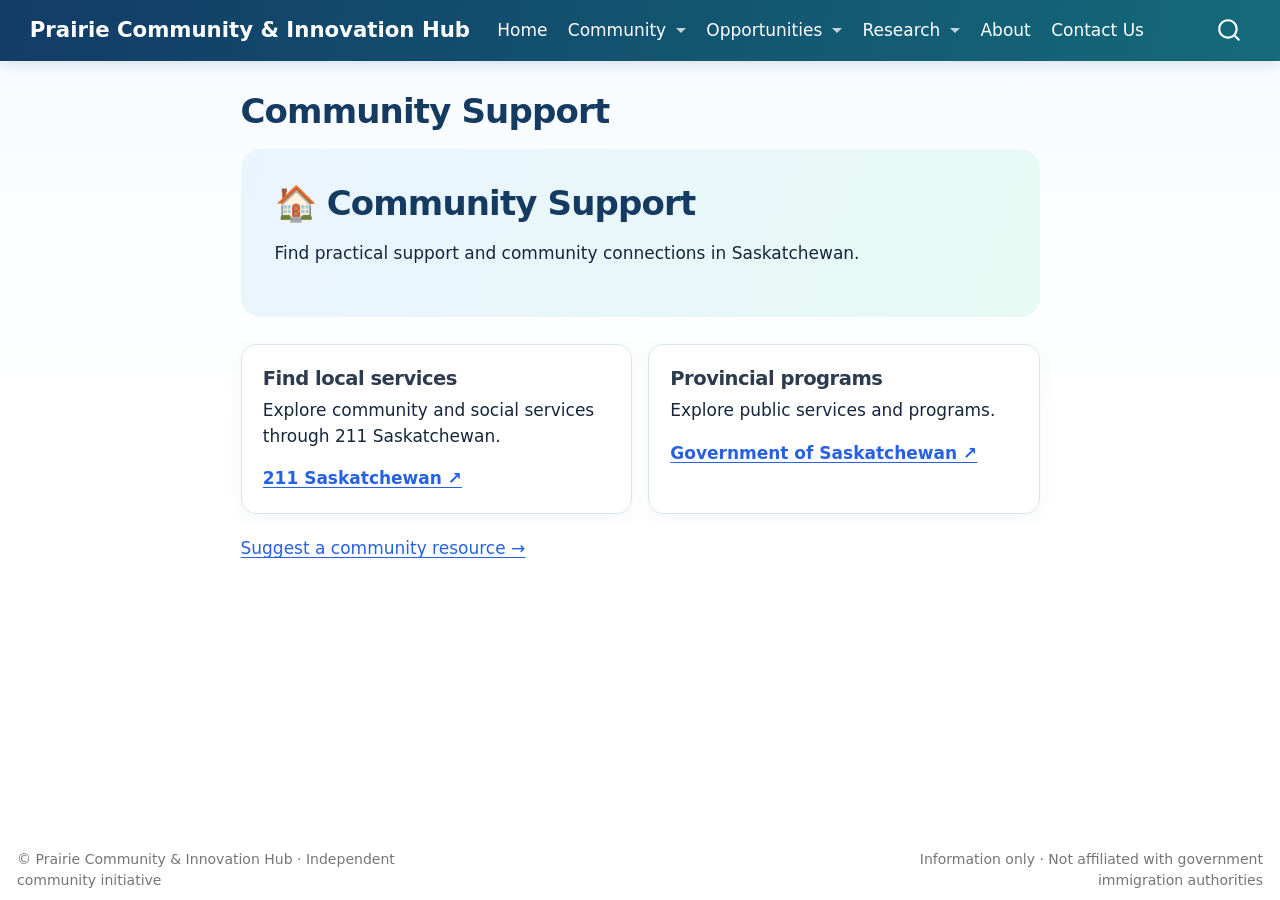
<file: docs/community.html>
<!DOCTYPE html>
<html xmlns="http://www.w3.org/1999/xhtml" lang="en" xml:lang="en"><head>

<meta charset="utf-8">
<meta name="generator" content="quarto-1.6.42">

<meta name="viewport" content="width=device-width, initial-scale=1.0, user-scalable=yes">


<title>Community Support – Prairie Community &amp; Innovation Hub</title>
<style>
code{white-space: pre-wrap;}
span.smallcaps{font-variant: small-caps;}
div.columns{display: flex; gap: min(4vw, 1.5em);}
div.column{flex: auto; overflow-x: auto;}
div.hanging-indent{margin-left: 1.5em; text-indent: -1.5em;}
ul.task-list{list-style: none;}
ul.task-list li input[type="checkbox"] {
  width: 0.8em;
  margin: 0 0.8em 0.2em -1em; /* quarto-specific, see https://github.com/quarto-dev/quarto-cli/issues/4556 */ 
  vertical-align: middle;
}
</style>


<script src="site_libs/quarto-nav/quarto-nav.js"></script>
<script src="site_libs/quarto-nav/headroom.min.js"></script>
<script src="site_libs/clipboard/clipboard.min.js"></script>
<script src="site_libs/quarto-search/autocomplete.umd.js"></script>
<script src="site_libs/quarto-search/fuse.min.js"></script>
<script src="site_libs/quarto-search/quarto-search.js"></script>
<meta name="quarto:offset" content="./">
<script src="site_libs/quarto-html/quarto.js"></script>
<script src="site_libs/quarto-html/popper.min.js"></script>
<script src="site_libs/quarto-html/tippy.umd.min.js"></script>
<script src="site_libs/quarto-html/anchor.min.js"></script>
<link href="site_libs/quarto-html/tippy.css" rel="stylesheet">
<link href="site_libs/quarto-html/quarto-syntax-highlighting-2f5df379a58b258e96c21c0638c20c03.css" rel="stylesheet" id="quarto-text-highlighting-styles">
<script src="site_libs/bootstrap/bootstrap.min.js"></script>
<link href="site_libs/bootstrap/bootstrap-icons.css" rel="stylesheet">
<link href="site_libs/bootstrap/bootstrap-fad5ab29a14bbe0a7a7d29177f3f13bb.min.css" rel="stylesheet" append-hash="true" id="quarto-bootstrap" data-mode="light">
<script id="quarto-search-options" type="application/json">{
  "location": "navbar",
  "copy-button": false,
  "collapse-after": 3,
  "panel-placement": "end",
  "type": "overlay",
  "limit": 50,
  "keyboard-shortcut": [
    "f",
    "/",
    "s"
  ],
  "show-item-context": false,
  "language": {
    "search-no-results-text": "No results",
    "search-matching-documents-text": "matching documents",
    "search-copy-link-title": "Copy link to search",
    "search-hide-matches-text": "Hide additional matches",
    "search-more-match-text": "more match in this document",
    "search-more-matches-text": "more matches in this document",
    "search-clear-button-title": "Clear",
    "search-text-placeholder": "",
    "search-detached-cancel-button-title": "Cancel",
    "search-submit-button-title": "Submit",
    "search-label": "Search"
  }
}</script>
<style>html{ scroll-behavior: smooth; }</style>


<link rel="stylesheet" href="styles.css">
</head>

<body class="nav-fixed fullcontent">

<div id="quarto-search-results"></div>
  <header id="quarto-header" class="headroom fixed-top">
    <nav class="navbar navbar-expand-lg " data-bs-theme="dark">
      <div class="navbar-container container-fluid">
      <div class="navbar-brand-container mx-auto">
    <a class="navbar-brand" href="./index.html">
    <span class="navbar-title">Prairie Community &amp; Innovation Hub</span>
    </a>
  </div>
            <div id="quarto-search" class="" title="Search"></div>
          <button class="navbar-toggler" type="button" data-bs-toggle="collapse" data-bs-target="#navbarCollapse" aria-controls="navbarCollapse" role="menu" aria-expanded="false" aria-label="Toggle navigation" onclick="if (window.quartoToggleHeadroom) { window.quartoToggleHeadroom(); }">
  <span class="navbar-toggler-icon"></span>
</button>
          <div class="collapse navbar-collapse" id="navbarCollapse">
            <ul class="navbar-nav navbar-nav-scroll me-auto">
  <li class="nav-item">
    <a class="nav-link" href="./index.html"> 
<span class="menu-text">Home</span></a>
  </li>  
  <li class="nav-item dropdown ">
    <a class="nav-link dropdown-toggle" href="#" id="nav-menu-community" role="link" data-bs-toggle="dropdown" aria-expanded="false">
 <span class="menu-text">Community</span>
    </a>
    <ul class="dropdown-menu" aria-labelledby="nav-menu-community">    
        <li>
    <a class="dropdown-item" href="./community.html">
 <span class="dropdown-text">Community Support</span></a>
  </li>  
        <li>
    <a class="dropdown-item" href="./newcomers.html">
 <span class="dropdown-text">Newcomers &amp; Families</span></a>
  </li>  
        <li>
    <a class="dropdown-item" href="./immigration.html">
 <span class="dropdown-text">Immigration &amp; Permits</span></a>
  </li>  
        <li>
    <a class="dropdown-item" href="./health.html">
 <span class="dropdown-text">Health Awareness</span></a>
  </li>  
    </ul>
  </li>
  <li class="nav-item dropdown ">
    <a class="nav-link dropdown-toggle" href="#" id="nav-menu-opportunities" role="link" data-bs-toggle="dropdown" aria-expanded="false">
 <span class="menu-text">Opportunities</span>
    </a>
    <ul class="dropdown-menu" aria-labelledby="nav-menu-opportunities">    
        <li>
    <a class="dropdown-item" href="./education.html">
 <span class="dropdown-text">Education &amp; Training</span></a>
  </li>  
        <li>
    <a class="dropdown-item" href="./jobs.html">
 <span class="dropdown-text">Jobs &amp; Business</span></a>
  </li>  
        <li>
    <a class="dropdown-item" href="./events.html">
 <span class="dropdown-text">Events &amp; Volunteering</span></a>
  </li>  
    </ul>
  </li>
  <li class="nav-item dropdown ">
    <a class="nav-link dropdown-toggle" href="#" id="nav-menu-research" role="link" data-bs-toggle="dropdown" aria-expanded="false">
 <span class="menu-text">Research</span>
    </a>
    <ul class="dropdown-menu" aria-labelledby="nav-menu-research">    
        <li>
    <a class="dropdown-item" href="./research.html">
 <span class="dropdown-text">Research &amp; Data</span></a>
  </li>  
    </ul>
  </li>
  <li class="nav-item">
    <a class="nav-link" href="./about.html"> 
<span class="menu-text">About</span></a>
  </li>  
  <li class="nav-item">
    <a class="nav-link" href="./contact.html"> 
<span class="menu-text">Contact Us</span></a>
  </li>  
</ul>
          </div> <!-- /navcollapse -->
            <div class="quarto-navbar-tools">
</div>
      </div> <!-- /container-fluid -->
    </nav>
</header>
<!-- content -->
<div id="quarto-content" class="quarto-container page-columns page-rows-contents page-layout-article page-navbar">
<!-- sidebar -->
<!-- margin-sidebar -->
    
<!-- main -->
<main class="content" id="quarto-document-content">

<header id="title-block-header" class="quarto-title-block default">
<div class="quarto-title">
<h1 class="title">Community Support</h1>
</div>



<div class="quarto-title-meta">

    
  
    
  </div>
  


</header>


<div class="section-banner">
<h1>
🏠 Community Support
</h1>
<p>
Find practical support and community connections in Saskatchewan.
</p>
</div>
<div class="resource-grid">
<div class="resource-card">
<h3 class="anchored">
Find local services
</h3>
<p>
Explore community and social services through 211 Saskatchewan.
</p>
<a href="https://sk.211.ca/">211 Saskatchewan ↗</a>
</div>
<div class="resource-card">
<h3 class="anchored">
Provincial programs
</h3>
<p>
Explore public services and programs.
</p>
<a href="https://www.saskatchewan.ca/residents">Government of Saskatchewan ↗</a>
</div>
</div>
<p><a href="./contact.html">Suggest a community resource →</a></p>



</main> <!-- /main -->
<script id="quarto-html-after-body" type="application/javascript">
window.document.addEventListener("DOMContentLoaded", function (event) {
  const toggleBodyColorMode = (bsSheetEl) => {
    const mode = bsSheetEl.getAttribute("data-mode");
    const bodyEl = window.document.querySelector("body");
    if (mode === "dark") {
      bodyEl.classList.add("quarto-dark");
      bodyEl.classList.remove("quarto-light");
    } else {
      bodyEl.classList.add("quarto-light");
      bodyEl.classList.remove("quarto-dark");
    }
  }
  const toggleBodyColorPrimary = () => {
    const bsSheetEl = window.document.querySelector("link#quarto-bootstrap");
    if (bsSheetEl) {
      toggleBodyColorMode(bsSheetEl);
    }
  }
  toggleBodyColorPrimary();  
  const icon = "";
  const anchorJS = new window.AnchorJS();
  anchorJS.options = {
    placement: 'right',
    icon: icon
  };
  anchorJS.add('.anchored');
  const isCodeAnnotation = (el) => {
    for (const clz of el.classList) {
      if (clz.startsWith('code-annotation-')) {                     
        return true;
      }
    }
    return false;
  }
  const onCopySuccess = function(e) {
    // button target
    const button = e.trigger;
    // don't keep focus
    button.blur();
    // flash "checked"
    button.classList.add('code-copy-button-checked');
    var currentTitle = button.getAttribute("title");
    button.setAttribute("title", "Copied!");
    let tooltip;
    if (window.bootstrap) {
      button.setAttribute("data-bs-toggle", "tooltip");
      button.setAttribute("data-bs-placement", "left");
      button.setAttribute("data-bs-title", "Copied!");
      tooltip = new bootstrap.Tooltip(button, 
        { trigger: "manual", 
          customClass: "code-copy-button-tooltip",
          offset: [0, -8]});
      tooltip.show();    
    }
    setTimeout(function() {
      if (tooltip) {
        tooltip.hide();
        button.removeAttribute("data-bs-title");
        button.removeAttribute("data-bs-toggle");
        button.removeAttribute("data-bs-placement");
      }
      button.setAttribute("title", currentTitle);
      button.classList.remove('code-copy-button-checked');
    }, 1000);
    // clear code selection
    e.clearSelection();
  }
  const getTextToCopy = function(trigger) {
      const codeEl = trigger.previousElementSibling.cloneNode(true);
      for (const childEl of codeEl.children) {
        if (isCodeAnnotation(childEl)) {
          childEl.remove();
        }
      }
      return codeEl.innerText;
  }
  const clipboard = new window.ClipboardJS('.code-copy-button:not([data-in-quarto-modal])', {
    text: getTextToCopy
  });
  clipboard.on('success', onCopySuccess);
  if (window.document.getElementById('quarto-embedded-source-code-modal')) {
    const clipboardModal = new window.ClipboardJS('.code-copy-button[data-in-quarto-modal]', {
      text: getTextToCopy,
      container: window.document.getElementById('quarto-embedded-source-code-modal')
    });
    clipboardModal.on('success', onCopySuccess);
  }
    var localhostRegex = new RegExp(/^(?:http|https):\/\/localhost\:?[0-9]*\//);
    var mailtoRegex = new RegExp(/^mailto:/);
      var filterRegex = new RegExp("https:\/\/prairieskcommunityhub\.github\.io\/");
    var isInternal = (href) => {
        return filterRegex.test(href) || localhostRegex.test(href) || mailtoRegex.test(href);
    }
    // Inspect non-navigation links and adorn them if external
 	var links = window.document.querySelectorAll('a[href]:not(.nav-link):not(.navbar-brand):not(.toc-action):not(.sidebar-link):not(.sidebar-item-toggle):not(.pagination-link):not(.no-external):not([aria-hidden]):not(.dropdown-item):not(.quarto-navigation-tool):not(.about-link)');
    for (var i=0; i<links.length; i++) {
      const link = links[i];
      if (!isInternal(link.href)) {
        // undo the damage that might have been done by quarto-nav.js in the case of
        // links that we want to consider external
        if (link.dataset.originalHref !== undefined) {
          link.href = link.dataset.originalHref;
        }
          // target, if specified
          link.setAttribute("target", "_blank");
          if (link.getAttribute("rel") === null) {
            link.setAttribute("rel", "noopener");
          }
      }
    }
  function tippyHover(el, contentFn, onTriggerFn, onUntriggerFn) {
    const config = {
      allowHTML: true,
      maxWidth: 500,
      delay: 100,
      arrow: false,
      appendTo: function(el) {
          return el.parentElement;
      },
      interactive: true,
      interactiveBorder: 10,
      theme: 'quarto',
      placement: 'bottom-start',
    };
    if (contentFn) {
      config.content = contentFn;
    }
    if (onTriggerFn) {
      config.onTrigger = onTriggerFn;
    }
    if (onUntriggerFn) {
      config.onUntrigger = onUntriggerFn;
    }
    window.tippy(el, config); 
  }
  const noterefs = window.document.querySelectorAll('a[role="doc-noteref"]');
  for (var i=0; i<noterefs.length; i++) {
    const ref = noterefs[i];
    tippyHover(ref, function() {
      // use id or data attribute instead here
      let href = ref.getAttribute('data-footnote-href') || ref.getAttribute('href');
      try { href = new URL(href).hash; } catch {}
      const id = href.replace(/^#\/?/, "");
      const note = window.document.getElementById(id);
      if (note) {
        return note.innerHTML;
      } else {
        return "";
      }
    });
  }
  const xrefs = window.document.querySelectorAll('a.quarto-xref');
  const processXRef = (id, note) => {
    // Strip column container classes
    const stripColumnClz = (el) => {
      el.classList.remove("page-full", "page-columns");
      if (el.children) {
        for (const child of el.children) {
          stripColumnClz(child);
        }
      }
    }
    stripColumnClz(note)
    if (id === null || id.startsWith('sec-')) {
      // Special case sections, only their first couple elements
      const container = document.createElement("div");
      if (note.children && note.children.length > 2) {
        container.appendChild(note.children[0].cloneNode(true));
        for (let i = 1; i < note.children.length; i++) {
          const child = note.children[i];
          if (child.tagName === "P" && child.innerText === "") {
            continue;
          } else {
            container.appendChild(child.cloneNode(true));
            break;
          }
        }
        if (window.Quarto?.typesetMath) {
          window.Quarto.typesetMath(container);
        }
        return container.innerHTML
      } else {
        if (window.Quarto?.typesetMath) {
          window.Quarto.typesetMath(note);
        }
        return note.innerHTML;
      }
    } else {
      // Remove any anchor links if they are present
      const anchorLink = note.querySelector('a.anchorjs-link');
      if (anchorLink) {
        anchorLink.remove();
      }
      if (window.Quarto?.typesetMath) {
        window.Quarto.typesetMath(note);
      }
      if (note.classList.contains("callout")) {
        return note.outerHTML;
      } else {
        return note.innerHTML;
      }
    }
  }
  for (var i=0; i<xrefs.length; i++) {
    const xref = xrefs[i];
    tippyHover(xref, undefined, function(instance) {
      instance.disable();
      let url = xref.getAttribute('href');
      let hash = undefined; 
      if (url.startsWith('#')) {
        hash = url;
      } else {
        try { hash = new URL(url).hash; } catch {}
      }
      if (hash) {
        const id = hash.replace(/^#\/?/, "");
        const note = window.document.getElementById(id);
        if (note !== null) {
          try {
            const html = processXRef(id, note.cloneNode(true));
            instance.setContent(html);
          } finally {
            instance.enable();
            instance.show();
          }
        } else {
          // See if we can fetch this
          fetch(url.split('#')[0])
          .then(res => res.text())
          .then(html => {
            const parser = new DOMParser();
            const htmlDoc = parser.parseFromString(html, "text/html");
            const note = htmlDoc.getElementById(id);
            if (note !== null) {
              const html = processXRef(id, note);
              instance.setContent(html);
            } 
          }).finally(() => {
            instance.enable();
            instance.show();
          });
        }
      } else {
        // See if we can fetch a full url (with no hash to target)
        // This is a special case and we should probably do some content thinning / targeting
        fetch(url)
        .then(res => res.text())
        .then(html => {
          const parser = new DOMParser();
          const htmlDoc = parser.parseFromString(html, "text/html");
          const note = htmlDoc.querySelector('main.content');
          if (note !== null) {
            // This should only happen for chapter cross references
            // (since there is no id in the URL)
            // remove the first header
            if (note.children.length > 0 && note.children[0].tagName === "HEADER") {
              note.children[0].remove();
            }
            const html = processXRef(null, note);
            instance.setContent(html);
          } 
        }).finally(() => {
          instance.enable();
          instance.show();
        });
      }
    }, function(instance) {
    });
  }
      let selectedAnnoteEl;
      const selectorForAnnotation = ( cell, annotation) => {
        let cellAttr = 'data-code-cell="' + cell + '"';
        let lineAttr = 'data-code-annotation="' +  annotation + '"';
        const selector = 'span[' + cellAttr + '][' + lineAttr + ']';
        return selector;
      }
      const selectCodeLines = (annoteEl) => {
        const doc = window.document;
        const targetCell = annoteEl.getAttribute("data-target-cell");
        const targetAnnotation = annoteEl.getAttribute("data-target-annotation");
        const annoteSpan = window.document.querySelector(selectorForAnnotation(targetCell, targetAnnotation));
        const lines = annoteSpan.getAttribute("data-code-lines").split(",");
        const lineIds = lines.map((line) => {
          return targetCell + "-" + line;
        })
        let top = null;
        let height = null;
        let parent = null;
        if (lineIds.length > 0) {
            //compute the position of the single el (top and bottom and make a div)
            const el = window.document.getElementById(lineIds[0]);
            top = el.offsetTop;
            height = el.offsetHeight;
            parent = el.parentElement.parentElement;
          if (lineIds.length > 1) {
            const lastEl = window.document.getElementById(lineIds[lineIds.length - 1]);
            const bottom = lastEl.offsetTop + lastEl.offsetHeight;
            height = bottom - top;
          }
          if (top !== null && height !== null && parent !== null) {
            // cook up a div (if necessary) and position it 
            let div = window.document.getElementById("code-annotation-line-highlight");
            if (div === null) {
              div = window.document.createElement("div");
              div.setAttribute("id", "code-annotation-line-highlight");
              div.style.position = 'absolute';
              parent.appendChild(div);
            }
            div.style.top = top - 2 + "px";
            div.style.height = height + 4 + "px";
            div.style.left = 0;
            let gutterDiv = window.document.getElementById("code-annotation-line-highlight-gutter");
            if (gutterDiv === null) {
              gutterDiv = window.document.createElement("div");
              gutterDiv.setAttribute("id", "code-annotation-line-highlight-gutter");
              gutterDiv.style.position = 'absolute';
              const codeCell = window.document.getElementById(targetCell);
              const gutter = codeCell.querySelector('.code-annotation-gutter');
              gutter.appendChild(gutterDiv);
            }
            gutterDiv.style.top = top - 2 + "px";
            gutterDiv.style.height = height + 4 + "px";
          }
          selectedAnnoteEl = annoteEl;
        }
      };
      const unselectCodeLines = () => {
        const elementsIds = ["code-annotation-line-highlight", "code-annotation-line-highlight-gutter"];
        elementsIds.forEach((elId) => {
          const div = window.document.getElementById(elId);
          if (div) {
            div.remove();
          }
        });
        selectedAnnoteEl = undefined;
      };
        // Handle positioning of the toggle
    window.addEventListener(
      "resize",
      throttle(() => {
        elRect = undefined;
        if (selectedAnnoteEl) {
          selectCodeLines(selectedAnnoteEl);
        }
      }, 10)
    );
    function throttle(fn, ms) {
    let throttle = false;
    let timer;
      return (...args) => {
        if(!throttle) { // first call gets through
            fn.apply(this, args);
            throttle = true;
        } else { // all the others get throttled
            if(timer) clearTimeout(timer); // cancel #2
            timer = setTimeout(() => {
              fn.apply(this, args);
              timer = throttle = false;
            }, ms);
        }
      };
    }
      // Attach click handler to the DT
      const annoteDls = window.document.querySelectorAll('dt[data-target-cell]');
      for (const annoteDlNode of annoteDls) {
        annoteDlNode.addEventListener('click', (event) => {
          const clickedEl = event.target;
          if (clickedEl !== selectedAnnoteEl) {
            unselectCodeLines();
            const activeEl = window.document.querySelector('dt[data-target-cell].code-annotation-active');
            if (activeEl) {
              activeEl.classList.remove('code-annotation-active');
            }
            selectCodeLines(clickedEl);
            clickedEl.classList.add('code-annotation-active');
          } else {
            // Unselect the line
            unselectCodeLines();
            clickedEl.classList.remove('code-annotation-active');
          }
        });
      }
  const findCites = (el) => {
    const parentEl = el.parentElement;
    if (parentEl) {
      const cites = parentEl.dataset.cites;
      if (cites) {
        return {
          el,
          cites: cites.split(' ')
        };
      } else {
        return findCites(el.parentElement)
      }
    } else {
      return undefined;
    }
  };
  var bibliorefs = window.document.querySelectorAll('a[role="doc-biblioref"]');
  for (var i=0; i<bibliorefs.length; i++) {
    const ref = bibliorefs[i];
    const citeInfo = findCites(ref);
    if (citeInfo) {
      tippyHover(citeInfo.el, function() {
        var popup = window.document.createElement('div');
        citeInfo.cites.forEach(function(cite) {
          var citeDiv = window.document.createElement('div');
          citeDiv.classList.add('hanging-indent');
          citeDiv.classList.add('csl-entry');
          var biblioDiv = window.document.getElementById('ref-' + cite);
          if (biblioDiv) {
            citeDiv.innerHTML = biblioDiv.innerHTML;
          }
          popup.appendChild(citeDiv);
        });
        return popup.innerHTML;
      });
    }
  }
});
</script>
</div> <!-- /content -->
<footer class="footer">
  <div class="nav-footer">
    <div class="nav-footer-left">
<p>© Prairie Community &amp; Innovation Hub · Independent community initiative</p>
</div>   
    <div class="nav-footer-center">
      &nbsp;
    </div>
    <div class="nav-footer-right">
<p>Information only · Not affiliated with government immigration authorities</p>
</div>
  </div>
</footer>




<script src="site_libs/quarto-html/zenscroll-min.js"></script>
</body></html>
</file>
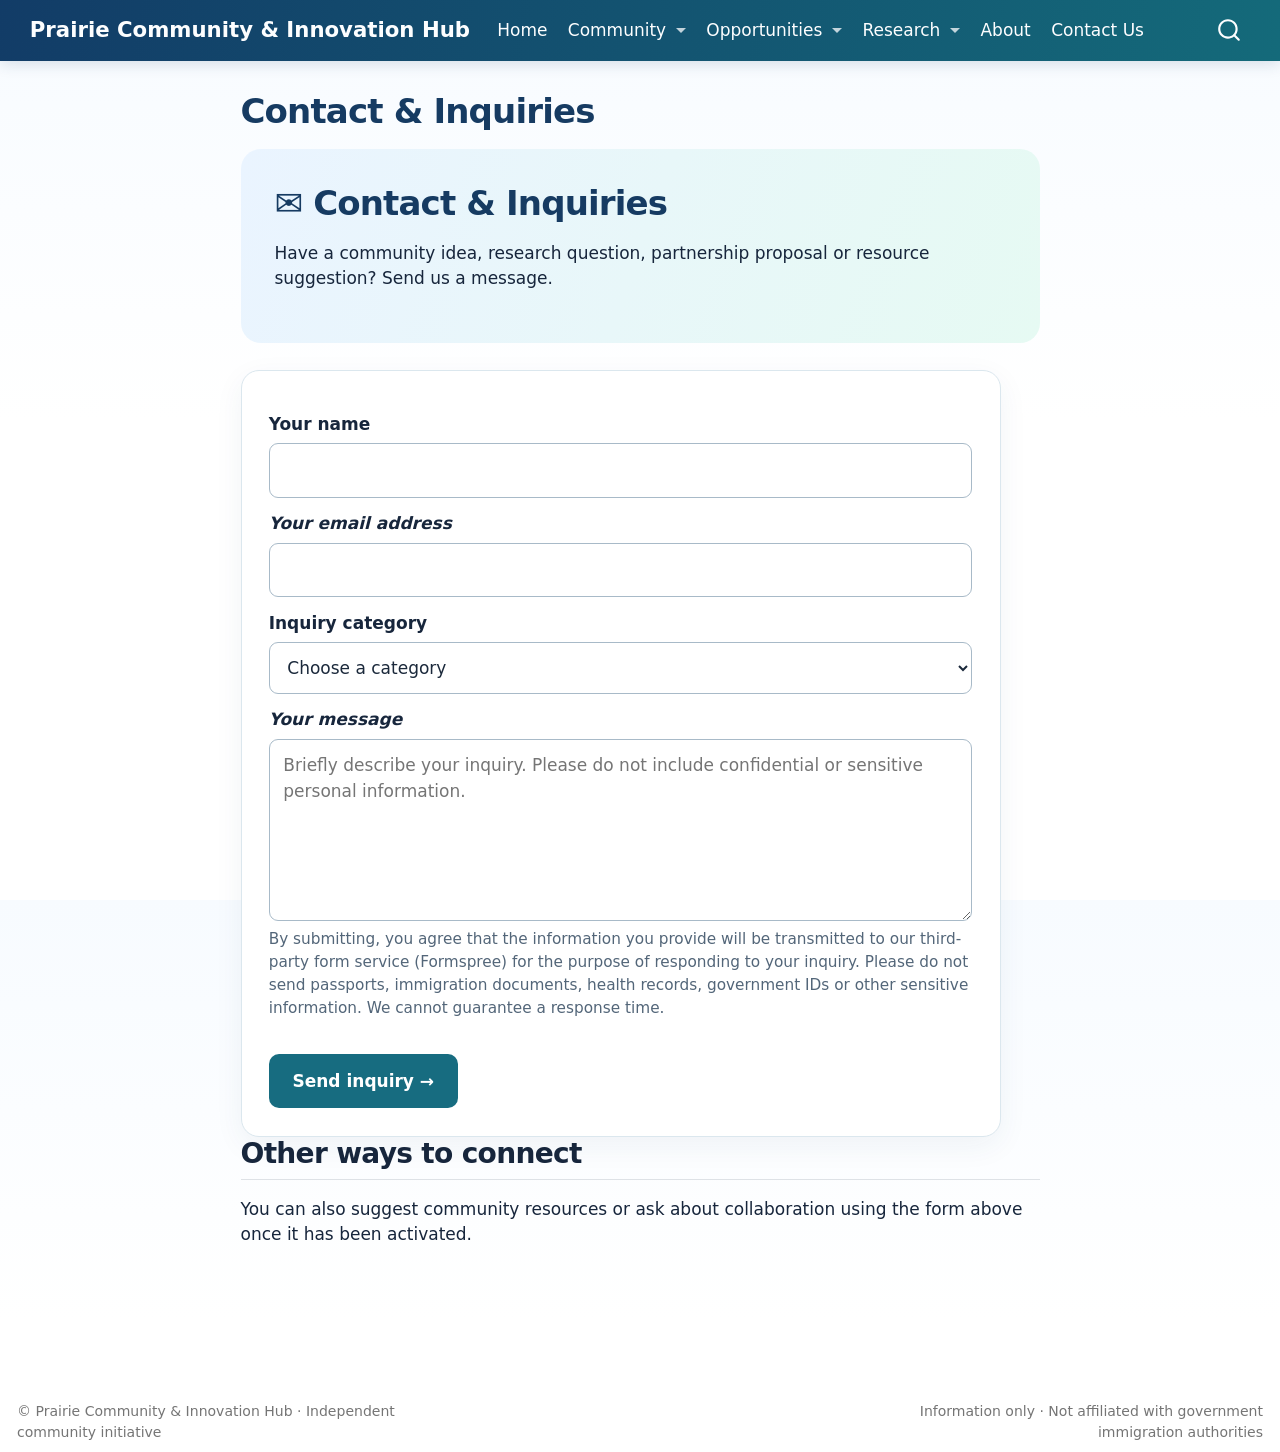
<file: docs/contact.html>
<!DOCTYPE html>
<html xmlns="http://www.w3.org/1999/xhtml" lang="en" xml:lang="en"><head>

<meta charset="utf-8">
<meta name="generator" content="quarto-1.6.42">

<meta name="viewport" content="width=device-width, initial-scale=1.0, user-scalable=yes">


<title>Contact &amp; Inquiries – Prairie Community &amp; Innovation Hub</title>
<style>
code{white-space: pre-wrap;}
span.smallcaps{font-variant: small-caps;}
div.columns{display: flex; gap: min(4vw, 1.5em);}
div.column{flex: auto; overflow-x: auto;}
div.hanging-indent{margin-left: 1.5em; text-indent: -1.5em;}
ul.task-list{list-style: none;}
ul.task-list li input[type="checkbox"] {
  width: 0.8em;
  margin: 0 0.8em 0.2em -1em; /* quarto-specific, see https://github.com/quarto-dev/quarto-cli/issues/4556 */ 
  vertical-align: middle;
}
</style>


<script src="site_libs/quarto-nav/quarto-nav.js"></script>
<script src="site_libs/quarto-nav/headroom.min.js"></script>
<script src="site_libs/clipboard/clipboard.min.js"></script>
<script src="site_libs/quarto-search/autocomplete.umd.js"></script>
<script src="site_libs/quarto-search/fuse.min.js"></script>
<script src="site_libs/quarto-search/quarto-search.js"></script>
<meta name="quarto:offset" content="./">
<script src="site_libs/quarto-html/quarto.js"></script>
<script src="site_libs/quarto-html/popper.min.js"></script>
<script src="site_libs/quarto-html/tippy.umd.min.js"></script>
<script src="site_libs/quarto-html/anchor.min.js"></script>
<link href="site_libs/quarto-html/tippy.css" rel="stylesheet">
<link href="site_libs/quarto-html/quarto-syntax-highlighting-2f5df379a58b258e96c21c0638c20c03.css" rel="stylesheet" id="quarto-text-highlighting-styles">
<script src="site_libs/bootstrap/bootstrap.min.js"></script>
<link href="site_libs/bootstrap/bootstrap-icons.css" rel="stylesheet">
<link href="site_libs/bootstrap/bootstrap-fad5ab29a14bbe0a7a7d29177f3f13bb.min.css" rel="stylesheet" append-hash="true" id="quarto-bootstrap" data-mode="light">
<script id="quarto-search-options" type="application/json">{
  "location": "navbar",
  "copy-button": false,
  "collapse-after": 3,
  "panel-placement": "end",
  "type": "overlay",
  "limit": 50,
  "keyboard-shortcut": [
    "f",
    "/",
    "s"
  ],
  "show-item-context": false,
  "language": {
    "search-no-results-text": "No results",
    "search-matching-documents-text": "matching documents",
    "search-copy-link-title": "Copy link to search",
    "search-hide-matches-text": "Hide additional matches",
    "search-more-match-text": "more match in this document",
    "search-more-matches-text": "more matches in this document",
    "search-clear-button-title": "Clear",
    "search-text-placeholder": "",
    "search-detached-cancel-button-title": "Cancel",
    "search-submit-button-title": "Submit",
    "search-label": "Search"
  }
}</script>
<style>html{ scroll-behavior: smooth; }</style>


<link rel="stylesheet" href="styles.css">
</head>

<body class="nav-fixed fullcontent">

<div id="quarto-search-results"></div>
  <header id="quarto-header" class="headroom fixed-top">
    <nav class="navbar navbar-expand-lg " data-bs-theme="dark">
      <div class="navbar-container container-fluid">
      <div class="navbar-brand-container mx-auto">
    <a class="navbar-brand" href="./index.html">
    <span class="navbar-title">Prairie Community &amp; Innovation Hub</span>
    </a>
  </div>
            <div id="quarto-search" class="" title="Search"></div>
          <button class="navbar-toggler" type="button" data-bs-toggle="collapse" data-bs-target="#navbarCollapse" aria-controls="navbarCollapse" role="menu" aria-expanded="false" aria-label="Toggle navigation" onclick="if (window.quartoToggleHeadroom) { window.quartoToggleHeadroom(); }">
  <span class="navbar-toggler-icon"></span>
</button>
          <div class="collapse navbar-collapse" id="navbarCollapse">
            <ul class="navbar-nav navbar-nav-scroll me-auto">
  <li class="nav-item">
    <a class="nav-link" href="./index.html"> 
<span class="menu-text">Home</span></a>
  </li>  
  <li class="nav-item dropdown ">
    <a class="nav-link dropdown-toggle" href="#" id="nav-menu-community" role="link" data-bs-toggle="dropdown" aria-expanded="false">
 <span class="menu-text">Community</span>
    </a>
    <ul class="dropdown-menu" aria-labelledby="nav-menu-community">    
        <li>
    <a class="dropdown-item" href="./community.html">
 <span class="dropdown-text">Community Support</span></a>
  </li>  
        <li>
    <a class="dropdown-item" href="./newcomers.html">
 <span class="dropdown-text">Newcomers &amp; Families</span></a>
  </li>  
        <li>
    <a class="dropdown-item" href="./immigration.html">
 <span class="dropdown-text">Immigration &amp; Permits</span></a>
  </li>  
        <li>
    <a class="dropdown-item" href="./health.html">
 <span class="dropdown-text">Health Awareness</span></a>
  </li>  
    </ul>
  </li>
  <li class="nav-item dropdown ">
    <a class="nav-link dropdown-toggle" href="#" id="nav-menu-opportunities" role="link" data-bs-toggle="dropdown" aria-expanded="false">
 <span class="menu-text">Opportunities</span>
    </a>
    <ul class="dropdown-menu" aria-labelledby="nav-menu-opportunities">    
        <li>
    <a class="dropdown-item" href="./education.html">
 <span class="dropdown-text">Education &amp; Training</span></a>
  </li>  
        <li>
    <a class="dropdown-item" href="./jobs.html">
 <span class="dropdown-text">Jobs &amp; Business</span></a>
  </li>  
        <li>
    <a class="dropdown-item" href="./events.html">
 <span class="dropdown-text">Events &amp; Volunteering</span></a>
  </li>  
    </ul>
  </li>
  <li class="nav-item dropdown ">
    <a class="nav-link dropdown-toggle" href="#" id="nav-menu-research" role="link" data-bs-toggle="dropdown" aria-expanded="false">
 <span class="menu-text">Research</span>
    </a>
    <ul class="dropdown-menu" aria-labelledby="nav-menu-research">    
        <li>
    <a class="dropdown-item" href="./research.html">
 <span class="dropdown-text">Research &amp; Data</span></a>
  </li>  
    </ul>
  </li>
  <li class="nav-item">
    <a class="nav-link" href="./about.html"> 
<span class="menu-text">About</span></a>
  </li>  
  <li class="nav-item">
    <a class="nav-link active" href="./contact.html" aria-current="page"> 
<span class="menu-text">Contact Us</span></a>
  </li>  
</ul>
          </div> <!-- /navcollapse -->
            <div class="quarto-navbar-tools">
</div>
      </div> <!-- /container-fluid -->
    </nav>
</header>
<!-- content -->
<div id="quarto-content" class="quarto-container page-columns page-rows-contents page-layout-article page-navbar">
<!-- sidebar -->
<!-- margin-sidebar -->
    
<!-- main -->
<main class="content" id="quarto-document-content">

<header id="title-block-header" class="quarto-title-block default">
<div class="quarto-title">
<h1 class="title">Contact &amp; Inquiries</h1>
</div>



<div class="quarto-title-meta">

    
  
    
  </div>
  


</header>


<div class="section-banner">
<h1>
✉️ Contact &amp; Inquiries
</h1>
<p>
Have a community idea, research question, partnership proposal or resource suggestion? Send us a message.
</p>
</div>
<div class="form-wrap">
<form action="https://formspree.io/f/xdearwkk" method="POST">
<label for="contact-name">Your name <em></em></label><em> <input id="contact-name" type="text" name="name" maxlength="120" required="" autocomplete="name"> <label for="contact-email">Your email address </label></em> <input id="contact-email" type="email" name="email" maxlength="200" required="" autocomplete="email"> <label for="contact-category">Inquiry category <em></em></label><em> <select id="contact-category" name="category" required=""> <option value="" disabled="" selected="">Choose a category</option> <option>Community support and resources</option> <option>Education and training</option> <option>Jobs and business</option> <option>Newcomers and settlement resources</option> <option>Immigration information resources</option> <option>Research and data collaboration</option> <option>Events and volunteering</option> <option>Other inquiry</option> </select> <label for="contact-message">Your message </label></em>
<textarea id="contact-message" name="message" rows="6" maxlength="4000" required="" placeholder="Briefly describe your inquiry. Please do not include confidential or sensitive personal information."></textarea>
<input type="text" name="_gotcha" style="display:none" tabindex="-1" autocomplete="off" aria-hidden="true">
<p class="smallprint">
By submitting, you agree that the information you provide will be transmitted to our third-party form service (Formspree) for the purpose of responding to your inquiry. Please do not send passports, immigration documents, health records, government IDs or other sensitive information. We cannot guarantee a response time.
</p>
<button type="submit">
Send inquiry →
</button>
</form>
</div>
<section id="other-ways-to-connect" class="level2">
<h2 class="anchored" data-anchor-id="other-ways-to-connect">Other ways to connect</h2>
<p>You can also suggest community resources or ask about collaboration using the form above once it has been activated.</p>


</section>

</main> <!-- /main -->
<script id="quarto-html-after-body" type="application/javascript">
window.document.addEventListener("DOMContentLoaded", function (event) {
  const toggleBodyColorMode = (bsSheetEl) => {
    const mode = bsSheetEl.getAttribute("data-mode");
    const bodyEl = window.document.querySelector("body");
    if (mode === "dark") {
      bodyEl.classList.add("quarto-dark");
      bodyEl.classList.remove("quarto-light");
    } else {
      bodyEl.classList.add("quarto-light");
      bodyEl.classList.remove("quarto-dark");
    }
  }
  const toggleBodyColorPrimary = () => {
    const bsSheetEl = window.document.querySelector("link#quarto-bootstrap");
    if (bsSheetEl) {
      toggleBodyColorMode(bsSheetEl);
    }
  }
  toggleBodyColorPrimary();  
  const icon = "";
  const anchorJS = new window.AnchorJS();
  anchorJS.options = {
    placement: 'right',
    icon: icon
  };
  anchorJS.add('.anchored');
  const isCodeAnnotation = (el) => {
    for (const clz of el.classList) {
      if (clz.startsWith('code-annotation-')) {                     
        return true;
      }
    }
    return false;
  }
  const onCopySuccess = function(e) {
    // button target
    const button = e.trigger;
    // don't keep focus
    button.blur();
    // flash "checked"
    button.classList.add('code-copy-button-checked');
    var currentTitle = button.getAttribute("title");
    button.setAttribute("title", "Copied!");
    let tooltip;
    if (window.bootstrap) {
      button.setAttribute("data-bs-toggle", "tooltip");
      button.setAttribute("data-bs-placement", "left");
      button.setAttribute("data-bs-title", "Copied!");
      tooltip = new bootstrap.Tooltip(button, 
        { trigger: "manual", 
          customClass: "code-copy-button-tooltip",
          offset: [0, -8]});
      tooltip.show();    
    }
    setTimeout(function() {
      if (tooltip) {
        tooltip.hide();
        button.removeAttribute("data-bs-title");
        button.removeAttribute("data-bs-toggle");
        button.removeAttribute("data-bs-placement");
      }
      button.setAttribute("title", currentTitle);
      button.classList.remove('code-copy-button-checked');
    }, 1000);
    // clear code selection
    e.clearSelection();
  }
  const getTextToCopy = function(trigger) {
      const codeEl = trigger.previousElementSibling.cloneNode(true);
      for (const childEl of codeEl.children) {
        if (isCodeAnnotation(childEl)) {
          childEl.remove();
        }
      }
      return codeEl.innerText;
  }
  const clipboard = new window.ClipboardJS('.code-copy-button:not([data-in-quarto-modal])', {
    text: getTextToCopy
  });
  clipboard.on('success', onCopySuccess);
  if (window.document.getElementById('quarto-embedded-source-code-modal')) {
    const clipboardModal = new window.ClipboardJS('.code-copy-button[data-in-quarto-modal]', {
      text: getTextToCopy,
      container: window.document.getElementById('quarto-embedded-source-code-modal')
    });
    clipboardModal.on('success', onCopySuccess);
  }
    var localhostRegex = new RegExp(/^(?:http|https):\/\/localhost\:?[0-9]*\//);
    var mailtoRegex = new RegExp(/^mailto:/);
      var filterRegex = new RegExp("https:\/\/prairieskcommunityhub\.github\.io\/");
    var isInternal = (href) => {
        return filterRegex.test(href) || localhostRegex.test(href) || mailtoRegex.test(href);
    }
    // Inspect non-navigation links and adorn them if external
 	var links = window.document.querySelectorAll('a[href]:not(.nav-link):not(.navbar-brand):not(.toc-action):not(.sidebar-link):not(.sidebar-item-toggle):not(.pagination-link):not(.no-external):not([aria-hidden]):not(.dropdown-item):not(.quarto-navigation-tool):not(.about-link)');
    for (var i=0; i<links.length; i++) {
      const link = links[i];
      if (!isInternal(link.href)) {
        // undo the damage that might have been done by quarto-nav.js in the case of
        // links that we want to consider external
        if (link.dataset.originalHref !== undefined) {
          link.href = link.dataset.originalHref;
        }
          // target, if specified
          link.setAttribute("target", "_blank");
          if (link.getAttribute("rel") === null) {
            link.setAttribute("rel", "noopener");
          }
      }
    }
  function tippyHover(el, contentFn, onTriggerFn, onUntriggerFn) {
    const config = {
      allowHTML: true,
      maxWidth: 500,
      delay: 100,
      arrow: false,
      appendTo: function(el) {
          return el.parentElement;
      },
      interactive: true,
      interactiveBorder: 10,
      theme: 'quarto',
      placement: 'bottom-start',
    };
    if (contentFn) {
      config.content = contentFn;
    }
    if (onTriggerFn) {
      config.onTrigger = onTriggerFn;
    }
    if (onUntriggerFn) {
      config.onUntrigger = onUntriggerFn;
    }
    window.tippy(el, config); 
  }
  const noterefs = window.document.querySelectorAll('a[role="doc-noteref"]');
  for (var i=0; i<noterefs.length; i++) {
    const ref = noterefs[i];
    tippyHover(ref, function() {
      // use id or data attribute instead here
      let href = ref.getAttribute('data-footnote-href') || ref.getAttribute('href');
      try { href = new URL(href).hash; } catch {}
      const id = href.replace(/^#\/?/, "");
      const note = window.document.getElementById(id);
      if (note) {
        return note.innerHTML;
      } else {
        return "";
      }
    });
  }
  const xrefs = window.document.querySelectorAll('a.quarto-xref');
  const processXRef = (id, note) => {
    // Strip column container classes
    const stripColumnClz = (el) => {
      el.classList.remove("page-full", "page-columns");
      if (el.children) {
        for (const child of el.children) {
          stripColumnClz(child);
        }
      }
    }
    stripColumnClz(note)
    if (id === null || id.startsWith('sec-')) {
      // Special case sections, only their first couple elements
      const container = document.createElement("div");
      if (note.children && note.children.length > 2) {
        container.appendChild(note.children[0].cloneNode(true));
        for (let i = 1; i < note.children.length; i++) {
          const child = note.children[i];
          if (child.tagName === "P" && child.innerText === "") {
            continue;
          } else {
            container.appendChild(child.cloneNode(true));
            break;
          }
        }
        if (window.Quarto?.typesetMath) {
          window.Quarto.typesetMath(container);
        }
        return container.innerHTML
      } else {
        if (window.Quarto?.typesetMath) {
          window.Quarto.typesetMath(note);
        }
        return note.innerHTML;
      }
    } else {
      // Remove any anchor links if they are present
      const anchorLink = note.querySelector('a.anchorjs-link');
      if (anchorLink) {
        anchorLink.remove();
      }
      if (window.Quarto?.typesetMath) {
        window.Quarto.typesetMath(note);
      }
      if (note.classList.contains("callout")) {
        return note.outerHTML;
      } else {
        return note.innerHTML;
      }
    }
  }
  for (var i=0; i<xrefs.length; i++) {
    const xref = xrefs[i];
    tippyHover(xref, undefined, function(instance) {
      instance.disable();
      let url = xref.getAttribute('href');
      let hash = undefined; 
      if (url.startsWith('#')) {
        hash = url;
      } else {
        try { hash = new URL(url).hash; } catch {}
      }
      if (hash) {
        const id = hash.replace(/^#\/?/, "");
        const note = window.document.getElementById(id);
        if (note !== null) {
          try {
            const html = processXRef(id, note.cloneNode(true));
            instance.setContent(html);
          } finally {
            instance.enable();
            instance.show();
          }
        } else {
          // See if we can fetch this
          fetch(url.split('#')[0])
          .then(res => res.text())
          .then(html => {
            const parser = new DOMParser();
            const htmlDoc = parser.parseFromString(html, "text/html");
            const note = htmlDoc.getElementById(id);
            if (note !== null) {
              const html = processXRef(id, note);
              instance.setContent(html);
            } 
          }).finally(() => {
            instance.enable();
            instance.show();
          });
        }
      } else {
        // See if we can fetch a full url (with no hash to target)
        // This is a special case and we should probably do some content thinning / targeting
        fetch(url)
        .then(res => res.text())
        .then(html => {
          const parser = new DOMParser();
          const htmlDoc = parser.parseFromString(html, "text/html");
          const note = htmlDoc.querySelector('main.content');
          if (note !== null) {
            // This should only happen for chapter cross references
            // (since there is no id in the URL)
            // remove the first header
            if (note.children.length > 0 && note.children[0].tagName === "HEADER") {
              note.children[0].remove();
            }
            const html = processXRef(null, note);
            instance.setContent(html);
          } 
        }).finally(() => {
          instance.enable();
          instance.show();
        });
      }
    }, function(instance) {
    });
  }
      let selectedAnnoteEl;
      const selectorForAnnotation = ( cell, annotation) => {
        let cellAttr = 'data-code-cell="' + cell + '"';
        let lineAttr = 'data-code-annotation="' +  annotation + '"';
        const selector = 'span[' + cellAttr + '][' + lineAttr + ']';
        return selector;
      }
      const selectCodeLines = (annoteEl) => {
        const doc = window.document;
        const targetCell = annoteEl.getAttribute("data-target-cell");
        const targetAnnotation = annoteEl.getAttribute("data-target-annotation");
        const annoteSpan = window.document.querySelector(selectorForAnnotation(targetCell, targetAnnotation));
        const lines = annoteSpan.getAttribute("data-code-lines").split(",");
        const lineIds = lines.map((line) => {
          return targetCell + "-" + line;
        })
        let top = null;
        let height = null;
        let parent = null;
        if (lineIds.length > 0) {
            //compute the position of the single el (top and bottom and make a div)
            const el = window.document.getElementById(lineIds[0]);
            top = el.offsetTop;
            height = el.offsetHeight;
            parent = el.parentElement.parentElement;
          if (lineIds.length > 1) {
            const lastEl = window.document.getElementById(lineIds[lineIds.length - 1]);
            const bottom = lastEl.offsetTop + lastEl.offsetHeight;
            height = bottom - top;
          }
          if (top !== null && height !== null && parent !== null) {
            // cook up a div (if necessary) and position it 
            let div = window.document.getElementById("code-annotation-line-highlight");
            if (div === null) {
              div = window.document.createElement("div");
              div.setAttribute("id", "code-annotation-line-highlight");
              div.style.position = 'absolute';
              parent.appendChild(div);
            }
            div.style.top = top - 2 + "px";
            div.style.height = height + 4 + "px";
            div.style.left = 0;
            let gutterDiv = window.document.getElementById("code-annotation-line-highlight-gutter");
            if (gutterDiv === null) {
              gutterDiv = window.document.createElement("div");
              gutterDiv.setAttribute("id", "code-annotation-line-highlight-gutter");
              gutterDiv.style.position = 'absolute';
              const codeCell = window.document.getElementById(targetCell);
              const gutter = codeCell.querySelector('.code-annotation-gutter');
              gutter.appendChild(gutterDiv);
            }
            gutterDiv.style.top = top - 2 + "px";
            gutterDiv.style.height = height + 4 + "px";
          }
          selectedAnnoteEl = annoteEl;
        }
      };
      const unselectCodeLines = () => {
        const elementsIds = ["code-annotation-line-highlight", "code-annotation-line-highlight-gutter"];
        elementsIds.forEach((elId) => {
          const div = window.document.getElementById(elId);
          if (div) {
            div.remove();
          }
        });
        selectedAnnoteEl = undefined;
      };
        // Handle positioning of the toggle
    window.addEventListener(
      "resize",
      throttle(() => {
        elRect = undefined;
        if (selectedAnnoteEl) {
          selectCodeLines(selectedAnnoteEl);
        }
      }, 10)
    );
    function throttle(fn, ms) {
    let throttle = false;
    let timer;
      return (...args) => {
        if(!throttle) { // first call gets through
            fn.apply(this, args);
            throttle = true;
        } else { // all the others get throttled
            if(timer) clearTimeout(timer); // cancel #2
            timer = setTimeout(() => {
              fn.apply(this, args);
              timer = throttle = false;
            }, ms);
        }
      };
    }
      // Attach click handler to the DT
      const annoteDls = window.document.querySelectorAll('dt[data-target-cell]');
      for (const annoteDlNode of annoteDls) {
        annoteDlNode.addEventListener('click', (event) => {
          const clickedEl = event.target;
          if (clickedEl !== selectedAnnoteEl) {
            unselectCodeLines();
            const activeEl = window.document.querySelector('dt[data-target-cell].code-annotation-active');
            if (activeEl) {
              activeEl.classList.remove('code-annotation-active');
            }
            selectCodeLines(clickedEl);
            clickedEl.classList.add('code-annotation-active');
          } else {
            // Unselect the line
            unselectCodeLines();
            clickedEl.classList.remove('code-annotation-active');
          }
        });
      }
  const findCites = (el) => {
    const parentEl = el.parentElement;
    if (parentEl) {
      const cites = parentEl.dataset.cites;
      if (cites) {
        return {
          el,
          cites: cites.split(' ')
        };
      } else {
        return findCites(el.parentElement)
      }
    } else {
      return undefined;
    }
  };
  var bibliorefs = window.document.querySelectorAll('a[role="doc-biblioref"]');
  for (var i=0; i<bibliorefs.length; i++) {
    const ref = bibliorefs[i];
    const citeInfo = findCites(ref);
    if (citeInfo) {
      tippyHover(citeInfo.el, function() {
        var popup = window.document.createElement('div');
        citeInfo.cites.forEach(function(cite) {
          var citeDiv = window.document.createElement('div');
          citeDiv.classList.add('hanging-indent');
          citeDiv.classList.add('csl-entry');
          var biblioDiv = window.document.getElementById('ref-' + cite);
          if (biblioDiv) {
            citeDiv.innerHTML = biblioDiv.innerHTML;
          }
          popup.appendChild(citeDiv);
        });
        return popup.innerHTML;
      });
    }
  }
});
</script>
</div> <!-- /content -->
<footer class="footer">
  <div class="nav-footer">
    <div class="nav-footer-left">
<p>© Prairie Community &amp; Innovation Hub · Independent community initiative</p>
</div>   
    <div class="nav-footer-center">
      &nbsp;
    </div>
    <div class="nav-footer-right">
<p>Information only · Not affiliated with government immigration authorities</p>
</div>
  </div>
</footer>




<script src="site_libs/quarto-html/zenscroll-min.js"></script>
</body></html>
</file>
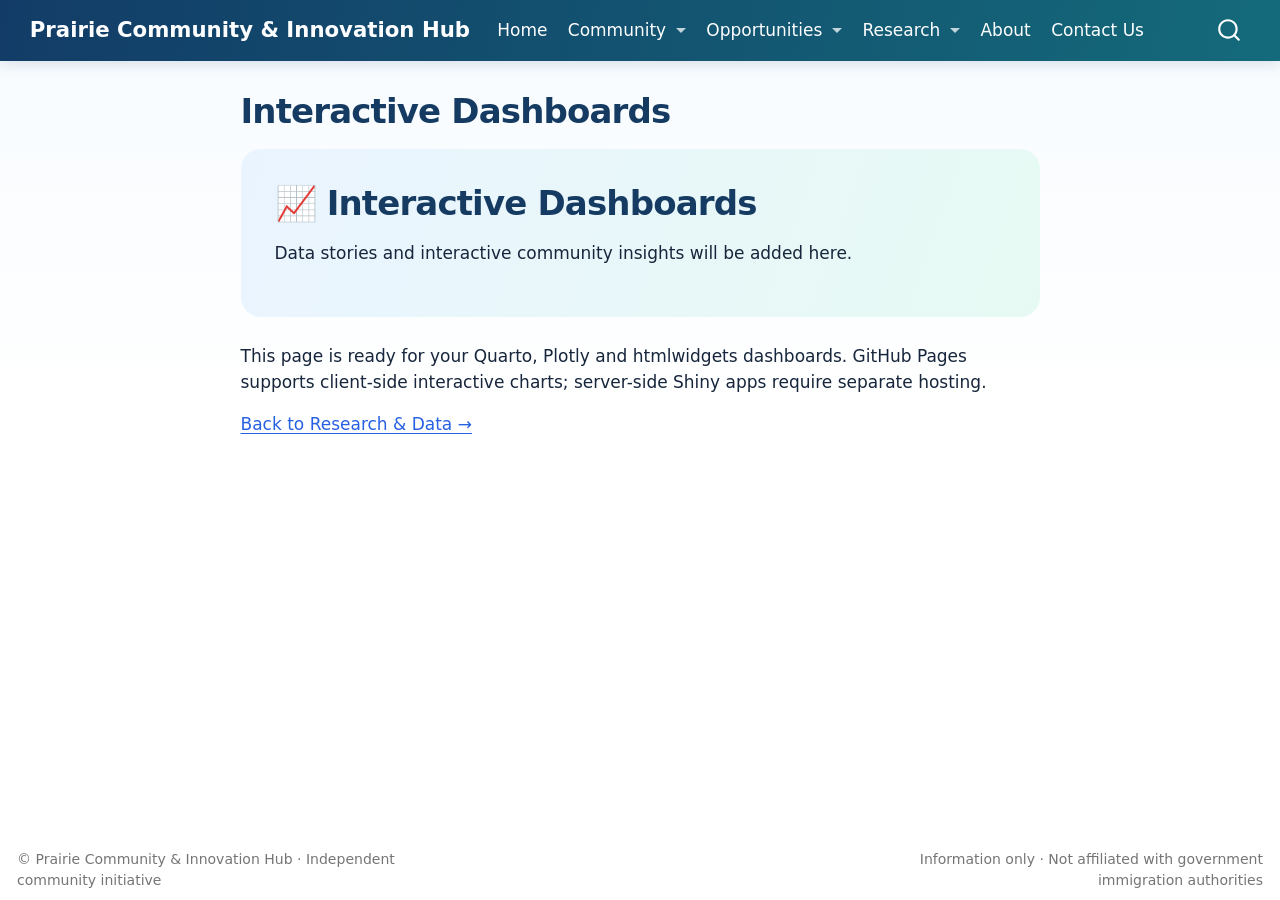
<file: docs/dashboard.html>
<!DOCTYPE html>
<html xmlns="http://www.w3.org/1999/xhtml" lang="en" xml:lang="en"><head>

<meta charset="utf-8">
<meta name="generator" content="quarto-1.6.42">

<meta name="viewport" content="width=device-width, initial-scale=1.0, user-scalable=yes">


<title>Interactive Dashboards – Prairie Community &amp; Innovation Hub</title>
<style>
code{white-space: pre-wrap;}
span.smallcaps{font-variant: small-caps;}
div.columns{display: flex; gap: min(4vw, 1.5em);}
div.column{flex: auto; overflow-x: auto;}
div.hanging-indent{margin-left: 1.5em; text-indent: -1.5em;}
ul.task-list{list-style: none;}
ul.task-list li input[type="checkbox"] {
  width: 0.8em;
  margin: 0 0.8em 0.2em -1em; /* quarto-specific, see https://github.com/quarto-dev/quarto-cli/issues/4556 */ 
  vertical-align: middle;
}
</style>


<script src="site_libs/quarto-nav/quarto-nav.js"></script>
<script src="site_libs/quarto-nav/headroom.min.js"></script>
<script src="site_libs/clipboard/clipboard.min.js"></script>
<script src="site_libs/quarto-search/autocomplete.umd.js"></script>
<script src="site_libs/quarto-search/fuse.min.js"></script>
<script src="site_libs/quarto-search/quarto-search.js"></script>
<meta name="quarto:offset" content="./">
<script src="site_libs/quarto-html/quarto.js"></script>
<script src="site_libs/quarto-html/popper.min.js"></script>
<script src="site_libs/quarto-html/tippy.umd.min.js"></script>
<script src="site_libs/quarto-html/anchor.min.js"></script>
<link href="site_libs/quarto-html/tippy.css" rel="stylesheet">
<link href="site_libs/quarto-html/quarto-syntax-highlighting-2f5df379a58b258e96c21c0638c20c03.css" rel="stylesheet" id="quarto-text-highlighting-styles">
<script src="site_libs/bootstrap/bootstrap.min.js"></script>
<link href="site_libs/bootstrap/bootstrap-icons.css" rel="stylesheet">
<link href="site_libs/bootstrap/bootstrap-fad5ab29a14bbe0a7a7d29177f3f13bb.min.css" rel="stylesheet" append-hash="true" id="quarto-bootstrap" data-mode="light">
<script id="quarto-search-options" type="application/json">{
  "location": "navbar",
  "copy-button": false,
  "collapse-after": 3,
  "panel-placement": "end",
  "type": "overlay",
  "limit": 50,
  "keyboard-shortcut": [
    "f",
    "/",
    "s"
  ],
  "show-item-context": false,
  "language": {
    "search-no-results-text": "No results",
    "search-matching-documents-text": "matching documents",
    "search-copy-link-title": "Copy link to search",
    "search-hide-matches-text": "Hide additional matches",
    "search-more-match-text": "more match in this document",
    "search-more-matches-text": "more matches in this document",
    "search-clear-button-title": "Clear",
    "search-text-placeholder": "",
    "search-detached-cancel-button-title": "Cancel",
    "search-submit-button-title": "Submit",
    "search-label": "Search"
  }
}</script>
<style>html{ scroll-behavior: smooth; }</style>


<link rel="stylesheet" href="styles.css">
</head>

<body class="nav-fixed fullcontent">

<div id="quarto-search-results"></div>
  <header id="quarto-header" class="headroom fixed-top">
    <nav class="navbar navbar-expand-lg " data-bs-theme="dark">
      <div class="navbar-container container-fluid">
      <div class="navbar-brand-container mx-auto">
    <a class="navbar-brand" href="./index.html">
    <span class="navbar-title">Prairie Community &amp; Innovation Hub</span>
    </a>
  </div>
            <div id="quarto-search" class="" title="Search"></div>
          <button class="navbar-toggler" type="button" data-bs-toggle="collapse" data-bs-target="#navbarCollapse" aria-controls="navbarCollapse" role="menu" aria-expanded="false" aria-label="Toggle navigation" onclick="if (window.quartoToggleHeadroom) { window.quartoToggleHeadroom(); }">
  <span class="navbar-toggler-icon"></span>
</button>
          <div class="collapse navbar-collapse" id="navbarCollapse">
            <ul class="navbar-nav navbar-nav-scroll me-auto">
  <li class="nav-item">
    <a class="nav-link" href="./index.html"> 
<span class="menu-text">Home</span></a>
  </li>  
  <li class="nav-item dropdown ">
    <a class="nav-link dropdown-toggle" href="#" id="nav-menu-community" role="link" data-bs-toggle="dropdown" aria-expanded="false">
 <span class="menu-text">Community</span>
    </a>
    <ul class="dropdown-menu" aria-labelledby="nav-menu-community">    
        <li>
    <a class="dropdown-item" href="./community.html">
 <span class="dropdown-text">Community Support</span></a>
  </li>  
        <li>
    <a class="dropdown-item" href="./newcomers.html">
 <span class="dropdown-text">Newcomers &amp; Families</span></a>
  </li>  
        <li>
    <a class="dropdown-item" href="./immigration.html">
 <span class="dropdown-text">Immigration &amp; Permits</span></a>
  </li>  
        <li>
    <a class="dropdown-item" href="./health.html">
 <span class="dropdown-text">Health Awareness</span></a>
  </li>  
    </ul>
  </li>
  <li class="nav-item dropdown ">
    <a class="nav-link dropdown-toggle" href="#" id="nav-menu-opportunities" role="link" data-bs-toggle="dropdown" aria-expanded="false">
 <span class="menu-text">Opportunities</span>
    </a>
    <ul class="dropdown-menu" aria-labelledby="nav-menu-opportunities">    
        <li>
    <a class="dropdown-item" href="./education.html">
 <span class="dropdown-text">Education &amp; Training</span></a>
  </li>  
        <li>
    <a class="dropdown-item" href="./jobs.html">
 <span class="dropdown-text">Jobs &amp; Business</span></a>
  </li>  
        <li>
    <a class="dropdown-item" href="./events.html">
 <span class="dropdown-text">Events &amp; Volunteering</span></a>
  </li>  
    </ul>
  </li>
  <li class="nav-item dropdown ">
    <a class="nav-link dropdown-toggle" href="#" id="nav-menu-research" role="link" data-bs-toggle="dropdown" aria-expanded="false">
 <span class="menu-text">Research</span>
    </a>
    <ul class="dropdown-menu" aria-labelledby="nav-menu-research">    
        <li>
    <a class="dropdown-item" href="./research.html">
 <span class="dropdown-text">Research &amp; Data</span></a>
  </li>  
    </ul>
  </li>
  <li class="nav-item">
    <a class="nav-link" href="./about.html"> 
<span class="menu-text">About</span></a>
  </li>  
  <li class="nav-item">
    <a class="nav-link" href="./contact.html"> 
<span class="menu-text">Contact Us</span></a>
  </li>  
</ul>
          </div> <!-- /navcollapse -->
            <div class="quarto-navbar-tools">
</div>
      </div> <!-- /container-fluid -->
    </nav>
</header>
<!-- content -->
<div id="quarto-content" class="quarto-container page-columns page-rows-contents page-layout-article page-navbar">
<!-- sidebar -->
<!-- margin-sidebar -->
    
<!-- main -->
<main class="content" id="quarto-document-content">

<header id="title-block-header" class="quarto-title-block default">
<div class="quarto-title">
<h1 class="title">Interactive Dashboards</h1>
</div>



<div class="quarto-title-meta">

    
  
    
  </div>
  


</header>


<div class="section-banner">
<h1>
📈 Interactive Dashboards
</h1>
<p>
Data stories and interactive community insights will be added here.
</p>
</div>
<p>This page is ready for your Quarto, Plotly and htmlwidgets dashboards. GitHub Pages supports client-side interactive charts; server-side Shiny apps require separate hosting.</p>
<p><a href="./research.html">Back to Research &amp; Data →</a></p>



</main> <!-- /main -->
<script id="quarto-html-after-body" type="application/javascript">
window.document.addEventListener("DOMContentLoaded", function (event) {
  const toggleBodyColorMode = (bsSheetEl) => {
    const mode = bsSheetEl.getAttribute("data-mode");
    const bodyEl = window.document.querySelector("body");
    if (mode === "dark") {
      bodyEl.classList.add("quarto-dark");
      bodyEl.classList.remove("quarto-light");
    } else {
      bodyEl.classList.add("quarto-light");
      bodyEl.classList.remove("quarto-dark");
    }
  }
  const toggleBodyColorPrimary = () => {
    const bsSheetEl = window.document.querySelector("link#quarto-bootstrap");
    if (bsSheetEl) {
      toggleBodyColorMode(bsSheetEl);
    }
  }
  toggleBodyColorPrimary();  
  const icon = "";
  const anchorJS = new window.AnchorJS();
  anchorJS.options = {
    placement: 'right',
    icon: icon
  };
  anchorJS.add('.anchored');
  const isCodeAnnotation = (el) => {
    for (const clz of el.classList) {
      if (clz.startsWith('code-annotation-')) {                     
        return true;
      }
    }
    return false;
  }
  const onCopySuccess = function(e) {
    // button target
    const button = e.trigger;
    // don't keep focus
    button.blur();
    // flash "checked"
    button.classList.add('code-copy-button-checked');
    var currentTitle = button.getAttribute("title");
    button.setAttribute("title", "Copied!");
    let tooltip;
    if (window.bootstrap) {
      button.setAttribute("data-bs-toggle", "tooltip");
      button.setAttribute("data-bs-placement", "left");
      button.setAttribute("data-bs-title", "Copied!");
      tooltip = new bootstrap.Tooltip(button, 
        { trigger: "manual", 
          customClass: "code-copy-button-tooltip",
          offset: [0, -8]});
      tooltip.show();    
    }
    setTimeout(function() {
      if (tooltip) {
        tooltip.hide();
        button.removeAttribute("data-bs-title");
        button.removeAttribute("data-bs-toggle");
        button.removeAttribute("data-bs-placement");
      }
      button.setAttribute("title", currentTitle);
      button.classList.remove('code-copy-button-checked');
    }, 1000);
    // clear code selection
    e.clearSelection();
  }
  const getTextToCopy = function(trigger) {
      const codeEl = trigger.previousElementSibling.cloneNode(true);
      for (const childEl of codeEl.children) {
        if (isCodeAnnotation(childEl)) {
          childEl.remove();
        }
      }
      return codeEl.innerText;
  }
  const clipboard = new window.ClipboardJS('.code-copy-button:not([data-in-quarto-modal])', {
    text: getTextToCopy
  });
  clipboard.on('success', onCopySuccess);
  if (window.document.getElementById('quarto-embedded-source-code-modal')) {
    const clipboardModal = new window.ClipboardJS('.code-copy-button[data-in-quarto-modal]', {
      text: getTextToCopy,
      container: window.document.getElementById('quarto-embedded-source-code-modal')
    });
    clipboardModal.on('success', onCopySuccess);
  }
    var localhostRegex = new RegExp(/^(?:http|https):\/\/localhost\:?[0-9]*\//);
    var mailtoRegex = new RegExp(/^mailto:/);
      var filterRegex = new RegExp("https:\/\/prairieskcommunityhub\.github\.io\/");
    var isInternal = (href) => {
        return filterRegex.test(href) || localhostRegex.test(href) || mailtoRegex.test(href);
    }
    // Inspect non-navigation links and adorn them if external
 	var links = window.document.querySelectorAll('a[href]:not(.nav-link):not(.navbar-brand):not(.toc-action):not(.sidebar-link):not(.sidebar-item-toggle):not(.pagination-link):not(.no-external):not([aria-hidden]):not(.dropdown-item):not(.quarto-navigation-tool):not(.about-link)');
    for (var i=0; i<links.length; i++) {
      const link = links[i];
      if (!isInternal(link.href)) {
        // undo the damage that might have been done by quarto-nav.js in the case of
        // links that we want to consider external
        if (link.dataset.originalHref !== undefined) {
          link.href = link.dataset.originalHref;
        }
          // target, if specified
          link.setAttribute("target", "_blank");
          if (link.getAttribute("rel") === null) {
            link.setAttribute("rel", "noopener");
          }
      }
    }
  function tippyHover(el, contentFn, onTriggerFn, onUntriggerFn) {
    const config = {
      allowHTML: true,
      maxWidth: 500,
      delay: 100,
      arrow: false,
      appendTo: function(el) {
          return el.parentElement;
      },
      interactive: true,
      interactiveBorder: 10,
      theme: 'quarto',
      placement: 'bottom-start',
    };
    if (contentFn) {
      config.content = contentFn;
    }
    if (onTriggerFn) {
      config.onTrigger = onTriggerFn;
    }
    if (onUntriggerFn) {
      config.onUntrigger = onUntriggerFn;
    }
    window.tippy(el, config); 
  }
  const noterefs = window.document.querySelectorAll('a[role="doc-noteref"]');
  for (var i=0; i<noterefs.length; i++) {
    const ref = noterefs[i];
    tippyHover(ref, function() {
      // use id or data attribute instead here
      let href = ref.getAttribute('data-footnote-href') || ref.getAttribute('href');
      try { href = new URL(href).hash; } catch {}
      const id = href.replace(/^#\/?/, "");
      const note = window.document.getElementById(id);
      if (note) {
        return note.innerHTML;
      } else {
        return "";
      }
    });
  }
  const xrefs = window.document.querySelectorAll('a.quarto-xref');
  const processXRef = (id, note) => {
    // Strip column container classes
    const stripColumnClz = (el) => {
      el.classList.remove("page-full", "page-columns");
      if (el.children) {
        for (const child of el.children) {
          stripColumnClz(child);
        }
      }
    }
    stripColumnClz(note)
    if (id === null || id.startsWith('sec-')) {
      // Special case sections, only their first couple elements
      const container = document.createElement("div");
      if (note.children && note.children.length > 2) {
        container.appendChild(note.children[0].cloneNode(true));
        for (let i = 1; i < note.children.length; i++) {
          const child = note.children[i];
          if (child.tagName === "P" && child.innerText === "") {
            continue;
          } else {
            container.appendChild(child.cloneNode(true));
            break;
          }
        }
        if (window.Quarto?.typesetMath) {
          window.Quarto.typesetMath(container);
        }
        return container.innerHTML
      } else {
        if (window.Quarto?.typesetMath) {
          window.Quarto.typesetMath(note);
        }
        return note.innerHTML;
      }
    } else {
      // Remove any anchor links if they are present
      const anchorLink = note.querySelector('a.anchorjs-link');
      if (anchorLink) {
        anchorLink.remove();
      }
      if (window.Quarto?.typesetMath) {
        window.Quarto.typesetMath(note);
      }
      if (note.classList.contains("callout")) {
        return note.outerHTML;
      } else {
        return note.innerHTML;
      }
    }
  }
  for (var i=0; i<xrefs.length; i++) {
    const xref = xrefs[i];
    tippyHover(xref, undefined, function(instance) {
      instance.disable();
      let url = xref.getAttribute('href');
      let hash = undefined; 
      if (url.startsWith('#')) {
        hash = url;
      } else {
        try { hash = new URL(url).hash; } catch {}
      }
      if (hash) {
        const id = hash.replace(/^#\/?/, "");
        const note = window.document.getElementById(id);
        if (note !== null) {
          try {
            const html = processXRef(id, note.cloneNode(true));
            instance.setContent(html);
          } finally {
            instance.enable();
            instance.show();
          }
        } else {
          // See if we can fetch this
          fetch(url.split('#')[0])
          .then(res => res.text())
          .then(html => {
            const parser = new DOMParser();
            const htmlDoc = parser.parseFromString(html, "text/html");
            const note = htmlDoc.getElementById(id);
            if (note !== null) {
              const html = processXRef(id, note);
              instance.setContent(html);
            } 
          }).finally(() => {
            instance.enable();
            instance.show();
          });
        }
      } else {
        // See if we can fetch a full url (with no hash to target)
        // This is a special case and we should probably do some content thinning / targeting
        fetch(url)
        .then(res => res.text())
        .then(html => {
          const parser = new DOMParser();
          const htmlDoc = parser.parseFromString(html, "text/html");
          const note = htmlDoc.querySelector('main.content');
          if (note !== null) {
            // This should only happen for chapter cross references
            // (since there is no id in the URL)
            // remove the first header
            if (note.children.length > 0 && note.children[0].tagName === "HEADER") {
              note.children[0].remove();
            }
            const html = processXRef(null, note);
            instance.setContent(html);
          } 
        }).finally(() => {
          instance.enable();
          instance.show();
        });
      }
    }, function(instance) {
    });
  }
      let selectedAnnoteEl;
      const selectorForAnnotation = ( cell, annotation) => {
        let cellAttr = 'data-code-cell="' + cell + '"';
        let lineAttr = 'data-code-annotation="' +  annotation + '"';
        const selector = 'span[' + cellAttr + '][' + lineAttr + ']';
        return selector;
      }
      const selectCodeLines = (annoteEl) => {
        const doc = window.document;
        const targetCell = annoteEl.getAttribute("data-target-cell");
        const targetAnnotation = annoteEl.getAttribute("data-target-annotation");
        const annoteSpan = window.document.querySelector(selectorForAnnotation(targetCell, targetAnnotation));
        const lines = annoteSpan.getAttribute("data-code-lines").split(",");
        const lineIds = lines.map((line) => {
          return targetCell + "-" + line;
        })
        let top = null;
        let height = null;
        let parent = null;
        if (lineIds.length > 0) {
            //compute the position of the single el (top and bottom and make a div)
            const el = window.document.getElementById(lineIds[0]);
            top = el.offsetTop;
            height = el.offsetHeight;
            parent = el.parentElement.parentElement;
          if (lineIds.length > 1) {
            const lastEl = window.document.getElementById(lineIds[lineIds.length - 1]);
            const bottom = lastEl.offsetTop + lastEl.offsetHeight;
            height = bottom - top;
          }
          if (top !== null && height !== null && parent !== null) {
            // cook up a div (if necessary) and position it 
            let div = window.document.getElementById("code-annotation-line-highlight");
            if (div === null) {
              div = window.document.createElement("div");
              div.setAttribute("id", "code-annotation-line-highlight");
              div.style.position = 'absolute';
              parent.appendChild(div);
            }
            div.style.top = top - 2 + "px";
            div.style.height = height + 4 + "px";
            div.style.left = 0;
            let gutterDiv = window.document.getElementById("code-annotation-line-highlight-gutter");
            if (gutterDiv === null) {
              gutterDiv = window.document.createElement("div");
              gutterDiv.setAttribute("id", "code-annotation-line-highlight-gutter");
              gutterDiv.style.position = 'absolute';
              const codeCell = window.document.getElementById(targetCell);
              const gutter = codeCell.querySelector('.code-annotation-gutter');
              gutter.appendChild(gutterDiv);
            }
            gutterDiv.style.top = top - 2 + "px";
            gutterDiv.style.height = height + 4 + "px";
          }
          selectedAnnoteEl = annoteEl;
        }
      };
      const unselectCodeLines = () => {
        const elementsIds = ["code-annotation-line-highlight", "code-annotation-line-highlight-gutter"];
        elementsIds.forEach((elId) => {
          const div = window.document.getElementById(elId);
          if (div) {
            div.remove();
          }
        });
        selectedAnnoteEl = undefined;
      };
        // Handle positioning of the toggle
    window.addEventListener(
      "resize",
      throttle(() => {
        elRect = undefined;
        if (selectedAnnoteEl) {
          selectCodeLines(selectedAnnoteEl);
        }
      }, 10)
    );
    function throttle(fn, ms) {
    let throttle = false;
    let timer;
      return (...args) => {
        if(!throttle) { // first call gets through
            fn.apply(this, args);
            throttle = true;
        } else { // all the others get throttled
            if(timer) clearTimeout(timer); // cancel #2
            timer = setTimeout(() => {
              fn.apply(this, args);
              timer = throttle = false;
            }, ms);
        }
      };
    }
      // Attach click handler to the DT
      const annoteDls = window.document.querySelectorAll('dt[data-target-cell]');
      for (const annoteDlNode of annoteDls) {
        annoteDlNode.addEventListener('click', (event) => {
          const clickedEl = event.target;
          if (clickedEl !== selectedAnnoteEl) {
            unselectCodeLines();
            const activeEl = window.document.querySelector('dt[data-target-cell].code-annotation-active');
            if (activeEl) {
              activeEl.classList.remove('code-annotation-active');
            }
            selectCodeLines(clickedEl);
            clickedEl.classList.add('code-annotation-active');
          } else {
            // Unselect the line
            unselectCodeLines();
            clickedEl.classList.remove('code-annotation-active');
          }
        });
      }
  const findCites = (el) => {
    const parentEl = el.parentElement;
    if (parentEl) {
      const cites = parentEl.dataset.cites;
      if (cites) {
        return {
          el,
          cites: cites.split(' ')
        };
      } else {
        return findCites(el.parentElement)
      }
    } else {
      return undefined;
    }
  };
  var bibliorefs = window.document.querySelectorAll('a[role="doc-biblioref"]');
  for (var i=0; i<bibliorefs.length; i++) {
    const ref = bibliorefs[i];
    const citeInfo = findCites(ref);
    if (citeInfo) {
      tippyHover(citeInfo.el, function() {
        var popup = window.document.createElement('div');
        citeInfo.cites.forEach(function(cite) {
          var citeDiv = window.document.createElement('div');
          citeDiv.classList.add('hanging-indent');
          citeDiv.classList.add('csl-entry');
          var biblioDiv = window.document.getElementById('ref-' + cite);
          if (biblioDiv) {
            citeDiv.innerHTML = biblioDiv.innerHTML;
          }
          popup.appendChild(citeDiv);
        });
        return popup.innerHTML;
      });
    }
  }
});
</script>
</div> <!-- /content -->
<footer class="footer">
  <div class="nav-footer">
    <div class="nav-footer-left">
<p>© Prairie Community &amp; Innovation Hub · Independent community initiative</p>
</div>   
    <div class="nav-footer-center">
      &nbsp;
    </div>
    <div class="nav-footer-right">
<p>Information only · Not affiliated with government immigration authorities</p>
</div>
  </div>
</footer>




<script src="site_libs/quarto-html/zenscroll-min.js"></script>
</body></html>
</file>
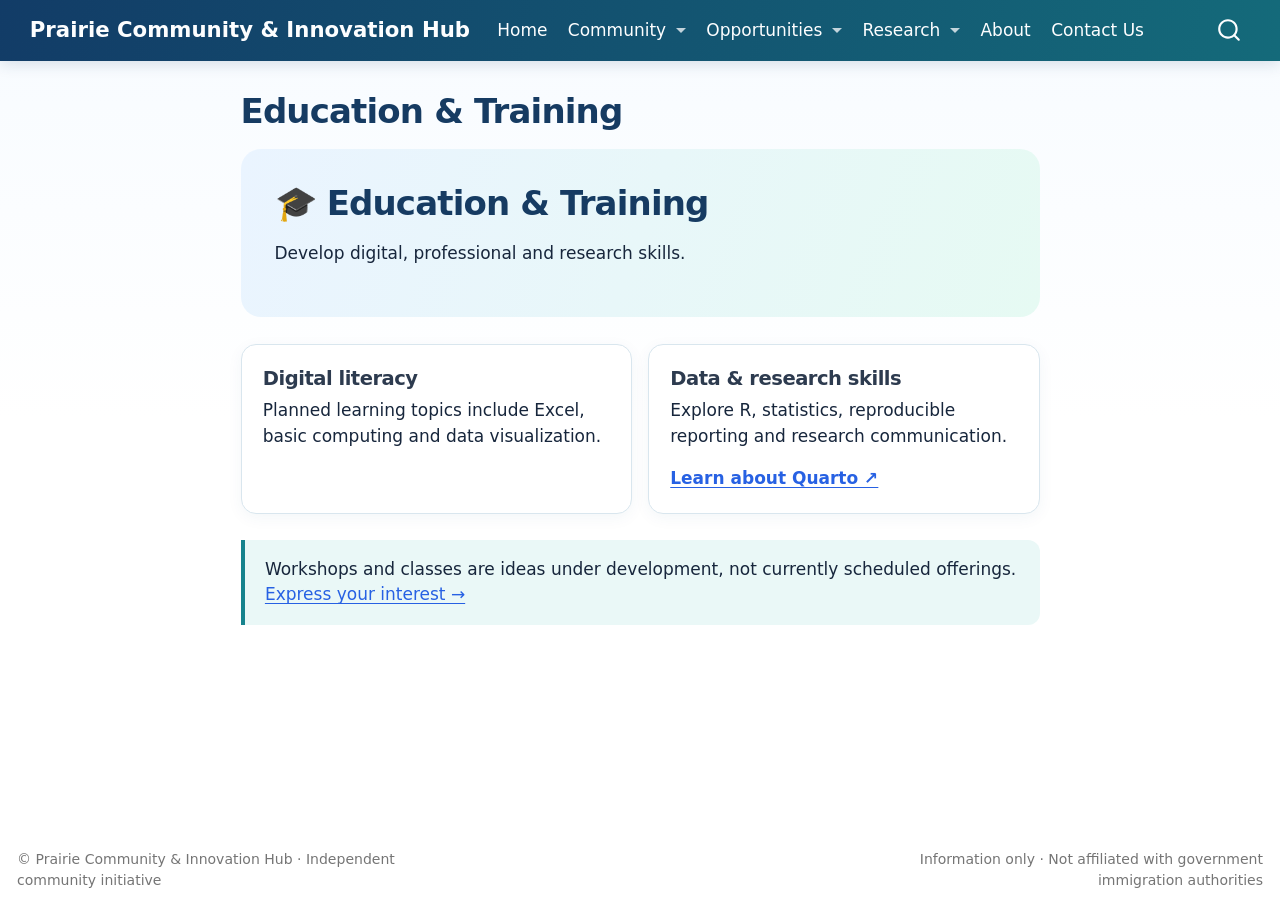
<file: docs/education.html>
<!DOCTYPE html>
<html xmlns="http://www.w3.org/1999/xhtml" lang="en" xml:lang="en"><head>

<meta charset="utf-8">
<meta name="generator" content="quarto-1.6.42">

<meta name="viewport" content="width=device-width, initial-scale=1.0, user-scalable=yes">


<title>Education &amp; Training – Prairie Community &amp; Innovation Hub</title>
<style>
code{white-space: pre-wrap;}
span.smallcaps{font-variant: small-caps;}
div.columns{display: flex; gap: min(4vw, 1.5em);}
div.column{flex: auto; overflow-x: auto;}
div.hanging-indent{margin-left: 1.5em; text-indent: -1.5em;}
ul.task-list{list-style: none;}
ul.task-list li input[type="checkbox"] {
  width: 0.8em;
  margin: 0 0.8em 0.2em -1em; /* quarto-specific, see https://github.com/quarto-dev/quarto-cli/issues/4556 */ 
  vertical-align: middle;
}
</style>


<script src="site_libs/quarto-nav/quarto-nav.js"></script>
<script src="site_libs/quarto-nav/headroom.min.js"></script>
<script src="site_libs/clipboard/clipboard.min.js"></script>
<script src="site_libs/quarto-search/autocomplete.umd.js"></script>
<script src="site_libs/quarto-search/fuse.min.js"></script>
<script src="site_libs/quarto-search/quarto-search.js"></script>
<meta name="quarto:offset" content="./">
<script src="site_libs/quarto-html/quarto.js"></script>
<script src="site_libs/quarto-html/popper.min.js"></script>
<script src="site_libs/quarto-html/tippy.umd.min.js"></script>
<script src="site_libs/quarto-html/anchor.min.js"></script>
<link href="site_libs/quarto-html/tippy.css" rel="stylesheet">
<link href="site_libs/quarto-html/quarto-syntax-highlighting-2f5df379a58b258e96c21c0638c20c03.css" rel="stylesheet" id="quarto-text-highlighting-styles">
<script src="site_libs/bootstrap/bootstrap.min.js"></script>
<link href="site_libs/bootstrap/bootstrap-icons.css" rel="stylesheet">
<link href="site_libs/bootstrap/bootstrap-fad5ab29a14bbe0a7a7d29177f3f13bb.min.css" rel="stylesheet" append-hash="true" id="quarto-bootstrap" data-mode="light">
<script id="quarto-search-options" type="application/json">{
  "location": "navbar",
  "copy-button": false,
  "collapse-after": 3,
  "panel-placement": "end",
  "type": "overlay",
  "limit": 50,
  "keyboard-shortcut": [
    "f",
    "/",
    "s"
  ],
  "show-item-context": false,
  "language": {
    "search-no-results-text": "No results",
    "search-matching-documents-text": "matching documents",
    "search-copy-link-title": "Copy link to search",
    "search-hide-matches-text": "Hide additional matches",
    "search-more-match-text": "more match in this document",
    "search-more-matches-text": "more matches in this document",
    "search-clear-button-title": "Clear",
    "search-text-placeholder": "",
    "search-detached-cancel-button-title": "Cancel",
    "search-submit-button-title": "Submit",
    "search-label": "Search"
  }
}</script>
<style>html{ scroll-behavior: smooth; }</style>


<link rel="stylesheet" href="styles.css">
</head>

<body class="nav-fixed fullcontent">

<div id="quarto-search-results"></div>
  <header id="quarto-header" class="headroom fixed-top">
    <nav class="navbar navbar-expand-lg " data-bs-theme="dark">
      <div class="navbar-container container-fluid">
      <div class="navbar-brand-container mx-auto">
    <a class="navbar-brand" href="./index.html">
    <span class="navbar-title">Prairie Community &amp; Innovation Hub</span>
    </a>
  </div>
            <div id="quarto-search" class="" title="Search"></div>
          <button class="navbar-toggler" type="button" data-bs-toggle="collapse" data-bs-target="#navbarCollapse" aria-controls="navbarCollapse" role="menu" aria-expanded="false" aria-label="Toggle navigation" onclick="if (window.quartoToggleHeadroom) { window.quartoToggleHeadroom(); }">
  <span class="navbar-toggler-icon"></span>
</button>
          <div class="collapse navbar-collapse" id="navbarCollapse">
            <ul class="navbar-nav navbar-nav-scroll me-auto">
  <li class="nav-item">
    <a class="nav-link" href="./index.html"> 
<span class="menu-text">Home</span></a>
  </li>  
  <li class="nav-item dropdown ">
    <a class="nav-link dropdown-toggle" href="#" id="nav-menu-community" role="link" data-bs-toggle="dropdown" aria-expanded="false">
 <span class="menu-text">Community</span>
    </a>
    <ul class="dropdown-menu" aria-labelledby="nav-menu-community">    
        <li>
    <a class="dropdown-item" href="./community.html">
 <span class="dropdown-text">Community Support</span></a>
  </li>  
        <li>
    <a class="dropdown-item" href="./newcomers.html">
 <span class="dropdown-text">Newcomers &amp; Families</span></a>
  </li>  
        <li>
    <a class="dropdown-item" href="./immigration.html">
 <span class="dropdown-text">Immigration &amp; Permits</span></a>
  </li>  
        <li>
    <a class="dropdown-item" href="./health.html">
 <span class="dropdown-text">Health Awareness</span></a>
  </li>  
    </ul>
  </li>
  <li class="nav-item dropdown ">
    <a class="nav-link dropdown-toggle" href="#" id="nav-menu-opportunities" role="link" data-bs-toggle="dropdown" aria-expanded="false">
 <span class="menu-text">Opportunities</span>
    </a>
    <ul class="dropdown-menu" aria-labelledby="nav-menu-opportunities">    
        <li>
    <a class="dropdown-item" href="./education.html">
 <span class="dropdown-text">Education &amp; Training</span></a>
  </li>  
        <li>
    <a class="dropdown-item" href="./jobs.html">
 <span class="dropdown-text">Jobs &amp; Business</span></a>
  </li>  
        <li>
    <a class="dropdown-item" href="./events.html">
 <span class="dropdown-text">Events &amp; Volunteering</span></a>
  </li>  
    </ul>
  </li>
  <li class="nav-item dropdown ">
    <a class="nav-link dropdown-toggle" href="#" id="nav-menu-research" role="link" data-bs-toggle="dropdown" aria-expanded="false">
 <span class="menu-text">Research</span>
    </a>
    <ul class="dropdown-menu" aria-labelledby="nav-menu-research">    
        <li>
    <a class="dropdown-item" href="./research.html">
 <span class="dropdown-text">Research &amp; Data</span></a>
  </li>  
    </ul>
  </li>
  <li class="nav-item">
    <a class="nav-link" href="./about.html"> 
<span class="menu-text">About</span></a>
  </li>  
  <li class="nav-item">
    <a class="nav-link" href="./contact.html"> 
<span class="menu-text">Contact Us</span></a>
  </li>  
</ul>
          </div> <!-- /navcollapse -->
            <div class="quarto-navbar-tools">
</div>
      </div> <!-- /container-fluid -->
    </nav>
</header>
<!-- content -->
<div id="quarto-content" class="quarto-container page-columns page-rows-contents page-layout-article page-navbar">
<!-- sidebar -->
<!-- margin-sidebar -->
    
<!-- main -->
<main class="content" id="quarto-document-content">

<header id="title-block-header" class="quarto-title-block default">
<div class="quarto-title">
<h1 class="title">Education &amp; Training</h1>
</div>



<div class="quarto-title-meta">

    
  
    
  </div>
  


</header>


<div class="section-banner">
<h1>
🎓 Education &amp; Training
</h1>
<p>
Develop digital, professional and research skills.
</p>
</div>
<div class="resource-grid">
<div class="resource-card">
<h3 class="anchored">
Digital literacy
</h3>
<p>
Planned learning topics include Excel, basic computing and data visualization.
</p>
</div>
<div class="resource-card">
<h3 class="anchored">
Data &amp; research skills
</h3>
<p>
Explore R, statistics, reproducible reporting and research communication.
</p>
<a href="https://quarto.org/">Learn about Quarto ↗</a>
</div>
</div>
<div class="note">
Workshops and classes are ideas under development, not currently scheduled offerings. <a href="./contact.html">Express your interest →</a>
</div>



</main> <!-- /main -->
<script id="quarto-html-after-body" type="application/javascript">
window.document.addEventListener("DOMContentLoaded", function (event) {
  const toggleBodyColorMode = (bsSheetEl) => {
    const mode = bsSheetEl.getAttribute("data-mode");
    const bodyEl = window.document.querySelector("body");
    if (mode === "dark") {
      bodyEl.classList.add("quarto-dark");
      bodyEl.classList.remove("quarto-light");
    } else {
      bodyEl.classList.add("quarto-light");
      bodyEl.classList.remove("quarto-dark");
    }
  }
  const toggleBodyColorPrimary = () => {
    const bsSheetEl = window.document.querySelector("link#quarto-bootstrap");
    if (bsSheetEl) {
      toggleBodyColorMode(bsSheetEl);
    }
  }
  toggleBodyColorPrimary();  
  const icon = "";
  const anchorJS = new window.AnchorJS();
  anchorJS.options = {
    placement: 'right',
    icon: icon
  };
  anchorJS.add('.anchored');
  const isCodeAnnotation = (el) => {
    for (const clz of el.classList) {
      if (clz.startsWith('code-annotation-')) {                     
        return true;
      }
    }
    return false;
  }
  const onCopySuccess = function(e) {
    // button target
    const button = e.trigger;
    // don't keep focus
    button.blur();
    // flash "checked"
    button.classList.add('code-copy-button-checked');
    var currentTitle = button.getAttribute("title");
    button.setAttribute("title", "Copied!");
    let tooltip;
    if (window.bootstrap) {
      button.setAttribute("data-bs-toggle", "tooltip");
      button.setAttribute("data-bs-placement", "left");
      button.setAttribute("data-bs-title", "Copied!");
      tooltip = new bootstrap.Tooltip(button, 
        { trigger: "manual", 
          customClass: "code-copy-button-tooltip",
          offset: [0, -8]});
      tooltip.show();    
    }
    setTimeout(function() {
      if (tooltip) {
        tooltip.hide();
        button.removeAttribute("data-bs-title");
        button.removeAttribute("data-bs-toggle");
        button.removeAttribute("data-bs-placement");
      }
      button.setAttribute("title", currentTitle);
      button.classList.remove('code-copy-button-checked');
    }, 1000);
    // clear code selection
    e.clearSelection();
  }
  const getTextToCopy = function(trigger) {
      const codeEl = trigger.previousElementSibling.cloneNode(true);
      for (const childEl of codeEl.children) {
        if (isCodeAnnotation(childEl)) {
          childEl.remove();
        }
      }
      return codeEl.innerText;
  }
  const clipboard = new window.ClipboardJS('.code-copy-button:not([data-in-quarto-modal])', {
    text: getTextToCopy
  });
  clipboard.on('success', onCopySuccess);
  if (window.document.getElementById('quarto-embedded-source-code-modal')) {
    const clipboardModal = new window.ClipboardJS('.code-copy-button[data-in-quarto-modal]', {
      text: getTextToCopy,
      container: window.document.getElementById('quarto-embedded-source-code-modal')
    });
    clipboardModal.on('success', onCopySuccess);
  }
    var localhostRegex = new RegExp(/^(?:http|https):\/\/localhost\:?[0-9]*\//);
    var mailtoRegex = new RegExp(/^mailto:/);
      var filterRegex = new RegExp("https:\/\/prairieskcommunityhub\.github\.io\/");
    var isInternal = (href) => {
        return filterRegex.test(href) || localhostRegex.test(href) || mailtoRegex.test(href);
    }
    // Inspect non-navigation links and adorn them if external
 	var links = window.document.querySelectorAll('a[href]:not(.nav-link):not(.navbar-brand):not(.toc-action):not(.sidebar-link):not(.sidebar-item-toggle):not(.pagination-link):not(.no-external):not([aria-hidden]):not(.dropdown-item):not(.quarto-navigation-tool):not(.about-link)');
    for (var i=0; i<links.length; i++) {
      const link = links[i];
      if (!isInternal(link.href)) {
        // undo the damage that might have been done by quarto-nav.js in the case of
        // links that we want to consider external
        if (link.dataset.originalHref !== undefined) {
          link.href = link.dataset.originalHref;
        }
          // target, if specified
          link.setAttribute("target", "_blank");
          if (link.getAttribute("rel") === null) {
            link.setAttribute("rel", "noopener");
          }
      }
    }
  function tippyHover(el, contentFn, onTriggerFn, onUntriggerFn) {
    const config = {
      allowHTML: true,
      maxWidth: 500,
      delay: 100,
      arrow: false,
      appendTo: function(el) {
          return el.parentElement;
      },
      interactive: true,
      interactiveBorder: 10,
      theme: 'quarto',
      placement: 'bottom-start',
    };
    if (contentFn) {
      config.content = contentFn;
    }
    if (onTriggerFn) {
      config.onTrigger = onTriggerFn;
    }
    if (onUntriggerFn) {
      config.onUntrigger = onUntriggerFn;
    }
    window.tippy(el, config); 
  }
  const noterefs = window.document.querySelectorAll('a[role="doc-noteref"]');
  for (var i=0; i<noterefs.length; i++) {
    const ref = noterefs[i];
    tippyHover(ref, function() {
      // use id or data attribute instead here
      let href = ref.getAttribute('data-footnote-href') || ref.getAttribute('href');
      try { href = new URL(href).hash; } catch {}
      const id = href.replace(/^#\/?/, "");
      const note = window.document.getElementById(id);
      if (note) {
        return note.innerHTML;
      } else {
        return "";
      }
    });
  }
  const xrefs = window.document.querySelectorAll('a.quarto-xref');
  const processXRef = (id, note) => {
    // Strip column container classes
    const stripColumnClz = (el) => {
      el.classList.remove("page-full", "page-columns");
      if (el.children) {
        for (const child of el.children) {
          stripColumnClz(child);
        }
      }
    }
    stripColumnClz(note)
    if (id === null || id.startsWith('sec-')) {
      // Special case sections, only their first couple elements
      const container = document.createElement("div");
      if (note.children && note.children.length > 2) {
        container.appendChild(note.children[0].cloneNode(true));
        for (let i = 1; i < note.children.length; i++) {
          const child = note.children[i];
          if (child.tagName === "P" && child.innerText === "") {
            continue;
          } else {
            container.appendChild(child.cloneNode(true));
            break;
          }
        }
        if (window.Quarto?.typesetMath) {
          window.Quarto.typesetMath(container);
        }
        return container.innerHTML
      } else {
        if (window.Quarto?.typesetMath) {
          window.Quarto.typesetMath(note);
        }
        return note.innerHTML;
      }
    } else {
      // Remove any anchor links if they are present
      const anchorLink = note.querySelector('a.anchorjs-link');
      if (anchorLink) {
        anchorLink.remove();
      }
      if (window.Quarto?.typesetMath) {
        window.Quarto.typesetMath(note);
      }
      if (note.classList.contains("callout")) {
        return note.outerHTML;
      } else {
        return note.innerHTML;
      }
    }
  }
  for (var i=0; i<xrefs.length; i++) {
    const xref = xrefs[i];
    tippyHover(xref, undefined, function(instance) {
      instance.disable();
      let url = xref.getAttribute('href');
      let hash = undefined; 
      if (url.startsWith('#')) {
        hash = url;
      } else {
        try { hash = new URL(url).hash; } catch {}
      }
      if (hash) {
        const id = hash.replace(/^#\/?/, "");
        const note = window.document.getElementById(id);
        if (note !== null) {
          try {
            const html = processXRef(id, note.cloneNode(true));
            instance.setContent(html);
          } finally {
            instance.enable();
            instance.show();
          }
        } else {
          // See if we can fetch this
          fetch(url.split('#')[0])
          .then(res => res.text())
          .then(html => {
            const parser = new DOMParser();
            const htmlDoc = parser.parseFromString(html, "text/html");
            const note = htmlDoc.getElementById(id);
            if (note !== null) {
              const html = processXRef(id, note);
              instance.setContent(html);
            } 
          }).finally(() => {
            instance.enable();
            instance.show();
          });
        }
      } else {
        // See if we can fetch a full url (with no hash to target)
        // This is a special case and we should probably do some content thinning / targeting
        fetch(url)
        .then(res => res.text())
        .then(html => {
          const parser = new DOMParser();
          const htmlDoc = parser.parseFromString(html, "text/html");
          const note = htmlDoc.querySelector('main.content');
          if (note !== null) {
            // This should only happen for chapter cross references
            // (since there is no id in the URL)
            // remove the first header
            if (note.children.length > 0 && note.children[0].tagName === "HEADER") {
              note.children[0].remove();
            }
            const html = processXRef(null, note);
            instance.setContent(html);
          } 
        }).finally(() => {
          instance.enable();
          instance.show();
        });
      }
    }, function(instance) {
    });
  }
      let selectedAnnoteEl;
      const selectorForAnnotation = ( cell, annotation) => {
        let cellAttr = 'data-code-cell="' + cell + '"';
        let lineAttr = 'data-code-annotation="' +  annotation + '"';
        const selector = 'span[' + cellAttr + '][' + lineAttr + ']';
        return selector;
      }
      const selectCodeLines = (annoteEl) => {
        const doc = window.document;
        const targetCell = annoteEl.getAttribute("data-target-cell");
        const targetAnnotation = annoteEl.getAttribute("data-target-annotation");
        const annoteSpan = window.document.querySelector(selectorForAnnotation(targetCell, targetAnnotation));
        const lines = annoteSpan.getAttribute("data-code-lines").split(",");
        const lineIds = lines.map((line) => {
          return targetCell + "-" + line;
        })
        let top = null;
        let height = null;
        let parent = null;
        if (lineIds.length > 0) {
            //compute the position of the single el (top and bottom and make a div)
            const el = window.document.getElementById(lineIds[0]);
            top = el.offsetTop;
            height = el.offsetHeight;
            parent = el.parentElement.parentElement;
          if (lineIds.length > 1) {
            const lastEl = window.document.getElementById(lineIds[lineIds.length - 1]);
            const bottom = lastEl.offsetTop + lastEl.offsetHeight;
            height = bottom - top;
          }
          if (top !== null && height !== null && parent !== null) {
            // cook up a div (if necessary) and position it 
            let div = window.document.getElementById("code-annotation-line-highlight");
            if (div === null) {
              div = window.document.createElement("div");
              div.setAttribute("id", "code-annotation-line-highlight");
              div.style.position = 'absolute';
              parent.appendChild(div);
            }
            div.style.top = top - 2 + "px";
            div.style.height = height + 4 + "px";
            div.style.left = 0;
            let gutterDiv = window.document.getElementById("code-annotation-line-highlight-gutter");
            if (gutterDiv === null) {
              gutterDiv = window.document.createElement("div");
              gutterDiv.setAttribute("id", "code-annotation-line-highlight-gutter");
              gutterDiv.style.position = 'absolute';
              const codeCell = window.document.getElementById(targetCell);
              const gutter = codeCell.querySelector('.code-annotation-gutter');
              gutter.appendChild(gutterDiv);
            }
            gutterDiv.style.top = top - 2 + "px";
            gutterDiv.style.height = height + 4 + "px";
          }
          selectedAnnoteEl = annoteEl;
        }
      };
      const unselectCodeLines = () => {
        const elementsIds = ["code-annotation-line-highlight", "code-annotation-line-highlight-gutter"];
        elementsIds.forEach((elId) => {
          const div = window.document.getElementById(elId);
          if (div) {
            div.remove();
          }
        });
        selectedAnnoteEl = undefined;
      };
        // Handle positioning of the toggle
    window.addEventListener(
      "resize",
      throttle(() => {
        elRect = undefined;
        if (selectedAnnoteEl) {
          selectCodeLines(selectedAnnoteEl);
        }
      }, 10)
    );
    function throttle(fn, ms) {
    let throttle = false;
    let timer;
      return (...args) => {
        if(!throttle) { // first call gets through
            fn.apply(this, args);
            throttle = true;
        } else { // all the others get throttled
            if(timer) clearTimeout(timer); // cancel #2
            timer = setTimeout(() => {
              fn.apply(this, args);
              timer = throttle = false;
            }, ms);
        }
      };
    }
      // Attach click handler to the DT
      const annoteDls = window.document.querySelectorAll('dt[data-target-cell]');
      for (const annoteDlNode of annoteDls) {
        annoteDlNode.addEventListener('click', (event) => {
          const clickedEl = event.target;
          if (clickedEl !== selectedAnnoteEl) {
            unselectCodeLines();
            const activeEl = window.document.querySelector('dt[data-target-cell].code-annotation-active');
            if (activeEl) {
              activeEl.classList.remove('code-annotation-active');
            }
            selectCodeLines(clickedEl);
            clickedEl.classList.add('code-annotation-active');
          } else {
            // Unselect the line
            unselectCodeLines();
            clickedEl.classList.remove('code-annotation-active');
          }
        });
      }
  const findCites = (el) => {
    const parentEl = el.parentElement;
    if (parentEl) {
      const cites = parentEl.dataset.cites;
      if (cites) {
        return {
          el,
          cites: cites.split(' ')
        };
      } else {
        return findCites(el.parentElement)
      }
    } else {
      return undefined;
    }
  };
  var bibliorefs = window.document.querySelectorAll('a[role="doc-biblioref"]');
  for (var i=0; i<bibliorefs.length; i++) {
    const ref = bibliorefs[i];
    const citeInfo = findCites(ref);
    if (citeInfo) {
      tippyHover(citeInfo.el, function() {
        var popup = window.document.createElement('div');
        citeInfo.cites.forEach(function(cite) {
          var citeDiv = window.document.createElement('div');
          citeDiv.classList.add('hanging-indent');
          citeDiv.classList.add('csl-entry');
          var biblioDiv = window.document.getElementById('ref-' + cite);
          if (biblioDiv) {
            citeDiv.innerHTML = biblioDiv.innerHTML;
          }
          popup.appendChild(citeDiv);
        });
        return popup.innerHTML;
      });
    }
  }
});
</script>
</div> <!-- /content -->
<footer class="footer">
  <div class="nav-footer">
    <div class="nav-footer-left">
<p>© Prairie Community &amp; Innovation Hub · Independent community initiative</p>
</div>   
    <div class="nav-footer-center">
      &nbsp;
    </div>
    <div class="nav-footer-right">
<p>Information only · Not affiliated with government immigration authorities</p>
</div>
  </div>
</footer>




<script src="site_libs/quarto-html/zenscroll-min.js"></script>
</body></html>
</file>
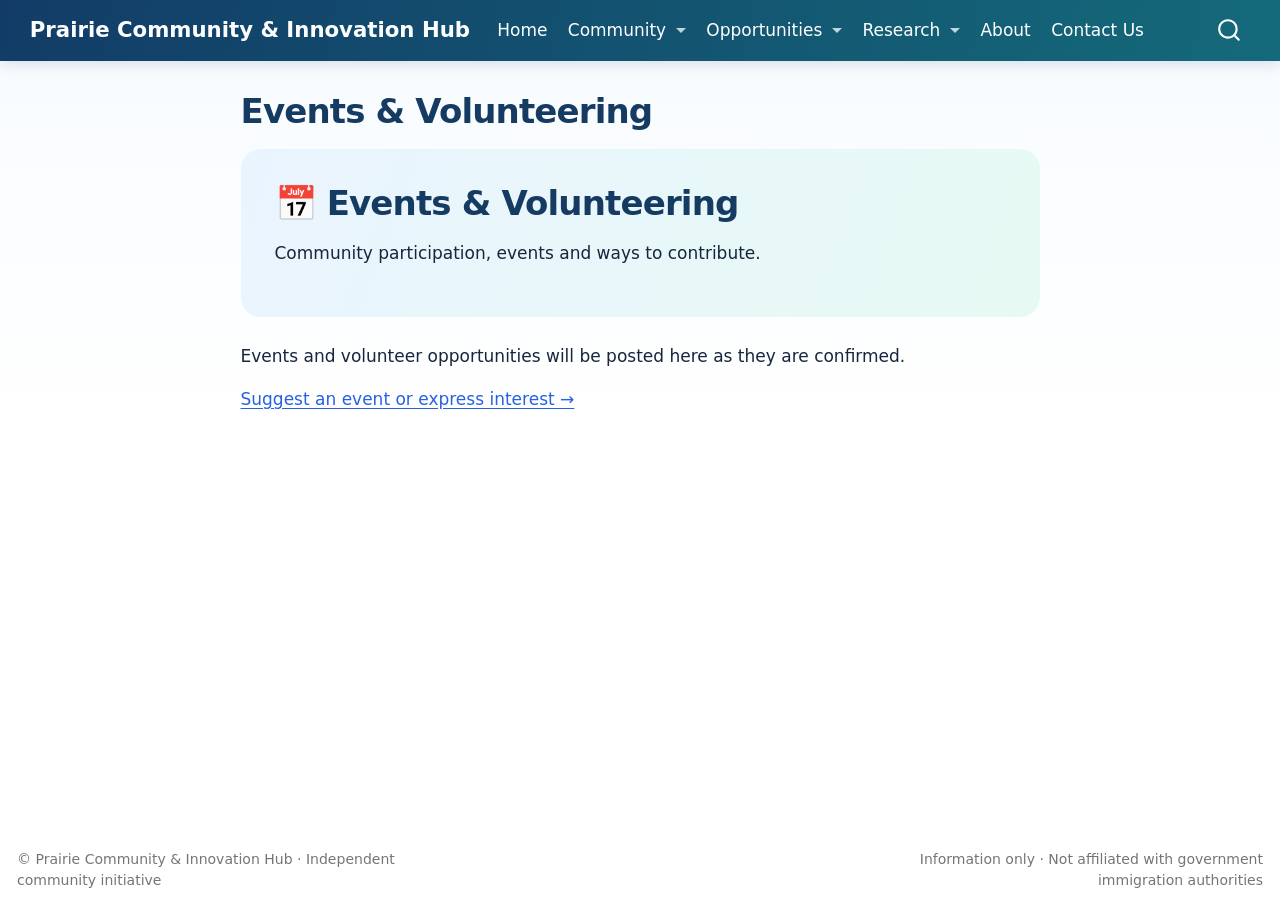
<file: docs/events.html>
<!DOCTYPE html>
<html xmlns="http://www.w3.org/1999/xhtml" lang="en" xml:lang="en"><head>

<meta charset="utf-8">
<meta name="generator" content="quarto-1.6.42">

<meta name="viewport" content="width=device-width, initial-scale=1.0, user-scalable=yes">


<title>Events &amp; Volunteering – Prairie Community &amp; Innovation Hub</title>
<style>
code{white-space: pre-wrap;}
span.smallcaps{font-variant: small-caps;}
div.columns{display: flex; gap: min(4vw, 1.5em);}
div.column{flex: auto; overflow-x: auto;}
div.hanging-indent{margin-left: 1.5em; text-indent: -1.5em;}
ul.task-list{list-style: none;}
ul.task-list li input[type="checkbox"] {
  width: 0.8em;
  margin: 0 0.8em 0.2em -1em; /* quarto-specific, see https://github.com/quarto-dev/quarto-cli/issues/4556 */ 
  vertical-align: middle;
}
</style>


<script src="site_libs/quarto-nav/quarto-nav.js"></script>
<script src="site_libs/quarto-nav/headroom.min.js"></script>
<script src="site_libs/clipboard/clipboard.min.js"></script>
<script src="site_libs/quarto-search/autocomplete.umd.js"></script>
<script src="site_libs/quarto-search/fuse.min.js"></script>
<script src="site_libs/quarto-search/quarto-search.js"></script>
<meta name="quarto:offset" content="./">
<script src="site_libs/quarto-html/quarto.js"></script>
<script src="site_libs/quarto-html/popper.min.js"></script>
<script src="site_libs/quarto-html/tippy.umd.min.js"></script>
<script src="site_libs/quarto-html/anchor.min.js"></script>
<link href="site_libs/quarto-html/tippy.css" rel="stylesheet">
<link href="site_libs/quarto-html/quarto-syntax-highlighting-2f5df379a58b258e96c21c0638c20c03.css" rel="stylesheet" id="quarto-text-highlighting-styles">
<script src="site_libs/bootstrap/bootstrap.min.js"></script>
<link href="site_libs/bootstrap/bootstrap-icons.css" rel="stylesheet">
<link href="site_libs/bootstrap/bootstrap-fad5ab29a14bbe0a7a7d29177f3f13bb.min.css" rel="stylesheet" append-hash="true" id="quarto-bootstrap" data-mode="light">
<script id="quarto-search-options" type="application/json">{
  "location": "navbar",
  "copy-button": false,
  "collapse-after": 3,
  "panel-placement": "end",
  "type": "overlay",
  "limit": 50,
  "keyboard-shortcut": [
    "f",
    "/",
    "s"
  ],
  "show-item-context": false,
  "language": {
    "search-no-results-text": "No results",
    "search-matching-documents-text": "matching documents",
    "search-copy-link-title": "Copy link to search",
    "search-hide-matches-text": "Hide additional matches",
    "search-more-match-text": "more match in this document",
    "search-more-matches-text": "more matches in this document",
    "search-clear-button-title": "Clear",
    "search-text-placeholder": "",
    "search-detached-cancel-button-title": "Cancel",
    "search-submit-button-title": "Submit",
    "search-label": "Search"
  }
}</script>
<style>html{ scroll-behavior: smooth; }</style>


<link rel="stylesheet" href="styles.css">
</head>

<body class="nav-fixed fullcontent">

<div id="quarto-search-results"></div>
  <header id="quarto-header" class="headroom fixed-top">
    <nav class="navbar navbar-expand-lg " data-bs-theme="dark">
      <div class="navbar-container container-fluid">
      <div class="navbar-brand-container mx-auto">
    <a class="navbar-brand" href="./index.html">
    <span class="navbar-title">Prairie Community &amp; Innovation Hub</span>
    </a>
  </div>
            <div id="quarto-search" class="" title="Search"></div>
          <button class="navbar-toggler" type="button" data-bs-toggle="collapse" data-bs-target="#navbarCollapse" aria-controls="navbarCollapse" role="menu" aria-expanded="false" aria-label="Toggle navigation" onclick="if (window.quartoToggleHeadroom) { window.quartoToggleHeadroom(); }">
  <span class="navbar-toggler-icon"></span>
</button>
          <div class="collapse navbar-collapse" id="navbarCollapse">
            <ul class="navbar-nav navbar-nav-scroll me-auto">
  <li class="nav-item">
    <a class="nav-link" href="./index.html"> 
<span class="menu-text">Home</span></a>
  </li>  
  <li class="nav-item dropdown ">
    <a class="nav-link dropdown-toggle" href="#" id="nav-menu-community" role="link" data-bs-toggle="dropdown" aria-expanded="false">
 <span class="menu-text">Community</span>
    </a>
    <ul class="dropdown-menu" aria-labelledby="nav-menu-community">    
        <li>
    <a class="dropdown-item" href="./community.html">
 <span class="dropdown-text">Community Support</span></a>
  </li>  
        <li>
    <a class="dropdown-item" href="./newcomers.html">
 <span class="dropdown-text">Newcomers &amp; Families</span></a>
  </li>  
        <li>
    <a class="dropdown-item" href="./immigration.html">
 <span class="dropdown-text">Immigration &amp; Permits</span></a>
  </li>  
        <li>
    <a class="dropdown-item" href="./health.html">
 <span class="dropdown-text">Health Awareness</span></a>
  </li>  
    </ul>
  </li>
  <li class="nav-item dropdown ">
    <a class="nav-link dropdown-toggle" href="#" id="nav-menu-opportunities" role="link" data-bs-toggle="dropdown" aria-expanded="false">
 <span class="menu-text">Opportunities</span>
    </a>
    <ul class="dropdown-menu" aria-labelledby="nav-menu-opportunities">    
        <li>
    <a class="dropdown-item" href="./education.html">
 <span class="dropdown-text">Education &amp; Training</span></a>
  </li>  
        <li>
    <a class="dropdown-item" href="./jobs.html">
 <span class="dropdown-text">Jobs &amp; Business</span></a>
  </li>  
        <li>
    <a class="dropdown-item" href="./events.html">
 <span class="dropdown-text">Events &amp; Volunteering</span></a>
  </li>  
    </ul>
  </li>
  <li class="nav-item dropdown ">
    <a class="nav-link dropdown-toggle" href="#" id="nav-menu-research" role="link" data-bs-toggle="dropdown" aria-expanded="false">
 <span class="menu-text">Research</span>
    </a>
    <ul class="dropdown-menu" aria-labelledby="nav-menu-research">    
        <li>
    <a class="dropdown-item" href="./research.html">
 <span class="dropdown-text">Research &amp; Data</span></a>
  </li>  
    </ul>
  </li>
  <li class="nav-item">
    <a class="nav-link" href="./about.html"> 
<span class="menu-text">About</span></a>
  </li>  
  <li class="nav-item">
    <a class="nav-link" href="./contact.html"> 
<span class="menu-text">Contact Us</span></a>
  </li>  
</ul>
          </div> <!-- /navcollapse -->
            <div class="quarto-navbar-tools">
</div>
      </div> <!-- /container-fluid -->
    </nav>
</header>
<!-- content -->
<div id="quarto-content" class="quarto-container page-columns page-rows-contents page-layout-article page-navbar">
<!-- sidebar -->
<!-- margin-sidebar -->
    
<!-- main -->
<main class="content" id="quarto-document-content">

<header id="title-block-header" class="quarto-title-block default">
<div class="quarto-title">
<h1 class="title">Events &amp; Volunteering</h1>
</div>



<div class="quarto-title-meta">

    
  
    
  </div>
  


</header>


<div class="section-banner">
<h1>
📅 Events &amp; Volunteering
</h1>
<p>
Community participation, events and ways to contribute.
</p>
</div>
<p>Events and volunteer opportunities will be posted here as they are confirmed.</p>
<p><a href="./contact.html">Suggest an event or express interest →</a></p>



</main> <!-- /main -->
<script id="quarto-html-after-body" type="application/javascript">
window.document.addEventListener("DOMContentLoaded", function (event) {
  const toggleBodyColorMode = (bsSheetEl) => {
    const mode = bsSheetEl.getAttribute("data-mode");
    const bodyEl = window.document.querySelector("body");
    if (mode === "dark") {
      bodyEl.classList.add("quarto-dark");
      bodyEl.classList.remove("quarto-light");
    } else {
      bodyEl.classList.add("quarto-light");
      bodyEl.classList.remove("quarto-dark");
    }
  }
  const toggleBodyColorPrimary = () => {
    const bsSheetEl = window.document.querySelector("link#quarto-bootstrap");
    if (bsSheetEl) {
      toggleBodyColorMode(bsSheetEl);
    }
  }
  toggleBodyColorPrimary();  
  const icon = "";
  const anchorJS = new window.AnchorJS();
  anchorJS.options = {
    placement: 'right',
    icon: icon
  };
  anchorJS.add('.anchored');
  const isCodeAnnotation = (el) => {
    for (const clz of el.classList) {
      if (clz.startsWith('code-annotation-')) {                     
        return true;
      }
    }
    return false;
  }
  const onCopySuccess = function(e) {
    // button target
    const button = e.trigger;
    // don't keep focus
    button.blur();
    // flash "checked"
    button.classList.add('code-copy-button-checked');
    var currentTitle = button.getAttribute("title");
    button.setAttribute("title", "Copied!");
    let tooltip;
    if (window.bootstrap) {
      button.setAttribute("data-bs-toggle", "tooltip");
      button.setAttribute("data-bs-placement", "left");
      button.setAttribute("data-bs-title", "Copied!");
      tooltip = new bootstrap.Tooltip(button, 
        { trigger: "manual", 
          customClass: "code-copy-button-tooltip",
          offset: [0, -8]});
      tooltip.show();    
    }
    setTimeout(function() {
      if (tooltip) {
        tooltip.hide();
        button.removeAttribute("data-bs-title");
        button.removeAttribute("data-bs-toggle");
        button.removeAttribute("data-bs-placement");
      }
      button.setAttribute("title", currentTitle);
      button.classList.remove('code-copy-button-checked');
    }, 1000);
    // clear code selection
    e.clearSelection();
  }
  const getTextToCopy = function(trigger) {
      const codeEl = trigger.previousElementSibling.cloneNode(true);
      for (const childEl of codeEl.children) {
        if (isCodeAnnotation(childEl)) {
          childEl.remove();
        }
      }
      return codeEl.innerText;
  }
  const clipboard = new window.ClipboardJS('.code-copy-button:not([data-in-quarto-modal])', {
    text: getTextToCopy
  });
  clipboard.on('success', onCopySuccess);
  if (window.document.getElementById('quarto-embedded-source-code-modal')) {
    const clipboardModal = new window.ClipboardJS('.code-copy-button[data-in-quarto-modal]', {
      text: getTextToCopy,
      container: window.document.getElementById('quarto-embedded-source-code-modal')
    });
    clipboardModal.on('success', onCopySuccess);
  }
    var localhostRegex = new RegExp(/^(?:http|https):\/\/localhost\:?[0-9]*\//);
    var mailtoRegex = new RegExp(/^mailto:/);
      var filterRegex = new RegExp("https:\/\/prairieskcommunityhub\.github\.io\/");
    var isInternal = (href) => {
        return filterRegex.test(href) || localhostRegex.test(href) || mailtoRegex.test(href);
    }
    // Inspect non-navigation links and adorn them if external
 	var links = window.document.querySelectorAll('a[href]:not(.nav-link):not(.navbar-brand):not(.toc-action):not(.sidebar-link):not(.sidebar-item-toggle):not(.pagination-link):not(.no-external):not([aria-hidden]):not(.dropdown-item):not(.quarto-navigation-tool):not(.about-link)');
    for (var i=0; i<links.length; i++) {
      const link = links[i];
      if (!isInternal(link.href)) {
        // undo the damage that might have been done by quarto-nav.js in the case of
        // links that we want to consider external
        if (link.dataset.originalHref !== undefined) {
          link.href = link.dataset.originalHref;
        }
          // target, if specified
          link.setAttribute("target", "_blank");
          if (link.getAttribute("rel") === null) {
            link.setAttribute("rel", "noopener");
          }
      }
    }
  function tippyHover(el, contentFn, onTriggerFn, onUntriggerFn) {
    const config = {
      allowHTML: true,
      maxWidth: 500,
      delay: 100,
      arrow: false,
      appendTo: function(el) {
          return el.parentElement;
      },
      interactive: true,
      interactiveBorder: 10,
      theme: 'quarto',
      placement: 'bottom-start',
    };
    if (contentFn) {
      config.content = contentFn;
    }
    if (onTriggerFn) {
      config.onTrigger = onTriggerFn;
    }
    if (onUntriggerFn) {
      config.onUntrigger = onUntriggerFn;
    }
    window.tippy(el, config); 
  }
  const noterefs = window.document.querySelectorAll('a[role="doc-noteref"]');
  for (var i=0; i<noterefs.length; i++) {
    const ref = noterefs[i];
    tippyHover(ref, function() {
      // use id or data attribute instead here
      let href = ref.getAttribute('data-footnote-href') || ref.getAttribute('href');
      try { href = new URL(href).hash; } catch {}
      const id = href.replace(/^#\/?/, "");
      const note = window.document.getElementById(id);
      if (note) {
        return note.innerHTML;
      } else {
        return "";
      }
    });
  }
  const xrefs = window.document.querySelectorAll('a.quarto-xref');
  const processXRef = (id, note) => {
    // Strip column container classes
    const stripColumnClz = (el) => {
      el.classList.remove("page-full", "page-columns");
      if (el.children) {
        for (const child of el.children) {
          stripColumnClz(child);
        }
      }
    }
    stripColumnClz(note)
    if (id === null || id.startsWith('sec-')) {
      // Special case sections, only their first couple elements
      const container = document.createElement("div");
      if (note.children && note.children.length > 2) {
        container.appendChild(note.children[0].cloneNode(true));
        for (let i = 1; i < note.children.length; i++) {
          const child = note.children[i];
          if (child.tagName === "P" && child.innerText === "") {
            continue;
          } else {
            container.appendChild(child.cloneNode(true));
            break;
          }
        }
        if (window.Quarto?.typesetMath) {
          window.Quarto.typesetMath(container);
        }
        return container.innerHTML
      } else {
        if (window.Quarto?.typesetMath) {
          window.Quarto.typesetMath(note);
        }
        return note.innerHTML;
      }
    } else {
      // Remove any anchor links if they are present
      const anchorLink = note.querySelector('a.anchorjs-link');
      if (anchorLink) {
        anchorLink.remove();
      }
      if (window.Quarto?.typesetMath) {
        window.Quarto.typesetMath(note);
      }
      if (note.classList.contains("callout")) {
        return note.outerHTML;
      } else {
        return note.innerHTML;
      }
    }
  }
  for (var i=0; i<xrefs.length; i++) {
    const xref = xrefs[i];
    tippyHover(xref, undefined, function(instance) {
      instance.disable();
      let url = xref.getAttribute('href');
      let hash = undefined; 
      if (url.startsWith('#')) {
        hash = url;
      } else {
        try { hash = new URL(url).hash; } catch {}
      }
      if (hash) {
        const id = hash.replace(/^#\/?/, "");
        const note = window.document.getElementById(id);
        if (note !== null) {
          try {
            const html = processXRef(id, note.cloneNode(true));
            instance.setContent(html);
          } finally {
            instance.enable();
            instance.show();
          }
        } else {
          // See if we can fetch this
          fetch(url.split('#')[0])
          .then(res => res.text())
          .then(html => {
            const parser = new DOMParser();
            const htmlDoc = parser.parseFromString(html, "text/html");
            const note = htmlDoc.getElementById(id);
            if (note !== null) {
              const html = processXRef(id, note);
              instance.setContent(html);
            } 
          }).finally(() => {
            instance.enable();
            instance.show();
          });
        }
      } else {
        // See if we can fetch a full url (with no hash to target)
        // This is a special case and we should probably do some content thinning / targeting
        fetch(url)
        .then(res => res.text())
        .then(html => {
          const parser = new DOMParser();
          const htmlDoc = parser.parseFromString(html, "text/html");
          const note = htmlDoc.querySelector('main.content');
          if (note !== null) {
            // This should only happen for chapter cross references
            // (since there is no id in the URL)
            // remove the first header
            if (note.children.length > 0 && note.children[0].tagName === "HEADER") {
              note.children[0].remove();
            }
            const html = processXRef(null, note);
            instance.setContent(html);
          } 
        }).finally(() => {
          instance.enable();
          instance.show();
        });
      }
    }, function(instance) {
    });
  }
      let selectedAnnoteEl;
      const selectorForAnnotation = ( cell, annotation) => {
        let cellAttr = 'data-code-cell="' + cell + '"';
        let lineAttr = 'data-code-annotation="' +  annotation + '"';
        const selector = 'span[' + cellAttr + '][' + lineAttr + ']';
        return selector;
      }
      const selectCodeLines = (annoteEl) => {
        const doc = window.document;
        const targetCell = annoteEl.getAttribute("data-target-cell");
        const targetAnnotation = annoteEl.getAttribute("data-target-annotation");
        const annoteSpan = window.document.querySelector(selectorForAnnotation(targetCell, targetAnnotation));
        const lines = annoteSpan.getAttribute("data-code-lines").split(",");
        const lineIds = lines.map((line) => {
          return targetCell + "-" + line;
        })
        let top = null;
        let height = null;
        let parent = null;
        if (lineIds.length > 0) {
            //compute the position of the single el (top and bottom and make a div)
            const el = window.document.getElementById(lineIds[0]);
            top = el.offsetTop;
            height = el.offsetHeight;
            parent = el.parentElement.parentElement;
          if (lineIds.length > 1) {
            const lastEl = window.document.getElementById(lineIds[lineIds.length - 1]);
            const bottom = lastEl.offsetTop + lastEl.offsetHeight;
            height = bottom - top;
          }
          if (top !== null && height !== null && parent !== null) {
            // cook up a div (if necessary) and position it 
            let div = window.document.getElementById("code-annotation-line-highlight");
            if (div === null) {
              div = window.document.createElement("div");
              div.setAttribute("id", "code-annotation-line-highlight");
              div.style.position = 'absolute';
              parent.appendChild(div);
            }
            div.style.top = top - 2 + "px";
            div.style.height = height + 4 + "px";
            div.style.left = 0;
            let gutterDiv = window.document.getElementById("code-annotation-line-highlight-gutter");
            if (gutterDiv === null) {
              gutterDiv = window.document.createElement("div");
              gutterDiv.setAttribute("id", "code-annotation-line-highlight-gutter");
              gutterDiv.style.position = 'absolute';
              const codeCell = window.document.getElementById(targetCell);
              const gutter = codeCell.querySelector('.code-annotation-gutter');
              gutter.appendChild(gutterDiv);
            }
            gutterDiv.style.top = top - 2 + "px";
            gutterDiv.style.height = height + 4 + "px";
          }
          selectedAnnoteEl = annoteEl;
        }
      };
      const unselectCodeLines = () => {
        const elementsIds = ["code-annotation-line-highlight", "code-annotation-line-highlight-gutter"];
        elementsIds.forEach((elId) => {
          const div = window.document.getElementById(elId);
          if (div) {
            div.remove();
          }
        });
        selectedAnnoteEl = undefined;
      };
        // Handle positioning of the toggle
    window.addEventListener(
      "resize",
      throttle(() => {
        elRect = undefined;
        if (selectedAnnoteEl) {
          selectCodeLines(selectedAnnoteEl);
        }
      }, 10)
    );
    function throttle(fn, ms) {
    let throttle = false;
    let timer;
      return (...args) => {
        if(!throttle) { // first call gets through
            fn.apply(this, args);
            throttle = true;
        } else { // all the others get throttled
            if(timer) clearTimeout(timer); // cancel #2
            timer = setTimeout(() => {
              fn.apply(this, args);
              timer = throttle = false;
            }, ms);
        }
      };
    }
      // Attach click handler to the DT
      const annoteDls = window.document.querySelectorAll('dt[data-target-cell]');
      for (const annoteDlNode of annoteDls) {
        annoteDlNode.addEventListener('click', (event) => {
          const clickedEl = event.target;
          if (clickedEl !== selectedAnnoteEl) {
            unselectCodeLines();
            const activeEl = window.document.querySelector('dt[data-target-cell].code-annotation-active');
            if (activeEl) {
              activeEl.classList.remove('code-annotation-active');
            }
            selectCodeLines(clickedEl);
            clickedEl.classList.add('code-annotation-active');
          } else {
            // Unselect the line
            unselectCodeLines();
            clickedEl.classList.remove('code-annotation-active');
          }
        });
      }
  const findCites = (el) => {
    const parentEl = el.parentElement;
    if (parentEl) {
      const cites = parentEl.dataset.cites;
      if (cites) {
        return {
          el,
          cites: cites.split(' ')
        };
      } else {
        return findCites(el.parentElement)
      }
    } else {
      return undefined;
    }
  };
  var bibliorefs = window.document.querySelectorAll('a[role="doc-biblioref"]');
  for (var i=0; i<bibliorefs.length; i++) {
    const ref = bibliorefs[i];
    const citeInfo = findCites(ref);
    if (citeInfo) {
      tippyHover(citeInfo.el, function() {
        var popup = window.document.createElement('div');
        citeInfo.cites.forEach(function(cite) {
          var citeDiv = window.document.createElement('div');
          citeDiv.classList.add('hanging-indent');
          citeDiv.classList.add('csl-entry');
          var biblioDiv = window.document.getElementById('ref-' + cite);
          if (biblioDiv) {
            citeDiv.innerHTML = biblioDiv.innerHTML;
          }
          popup.appendChild(citeDiv);
        });
        return popup.innerHTML;
      });
    }
  }
});
</script>
</div> <!-- /content -->
<footer class="footer">
  <div class="nav-footer">
    <div class="nav-footer-left">
<p>© Prairie Community &amp; Innovation Hub · Independent community initiative</p>
</div>   
    <div class="nav-footer-center">
      &nbsp;
    </div>
    <div class="nav-footer-right">
<p>Information only · Not affiliated with government immigration authorities</p>
</div>
  </div>
</footer>




<script src="site_libs/quarto-html/zenscroll-min.js"></script>
</body></html>
</file>
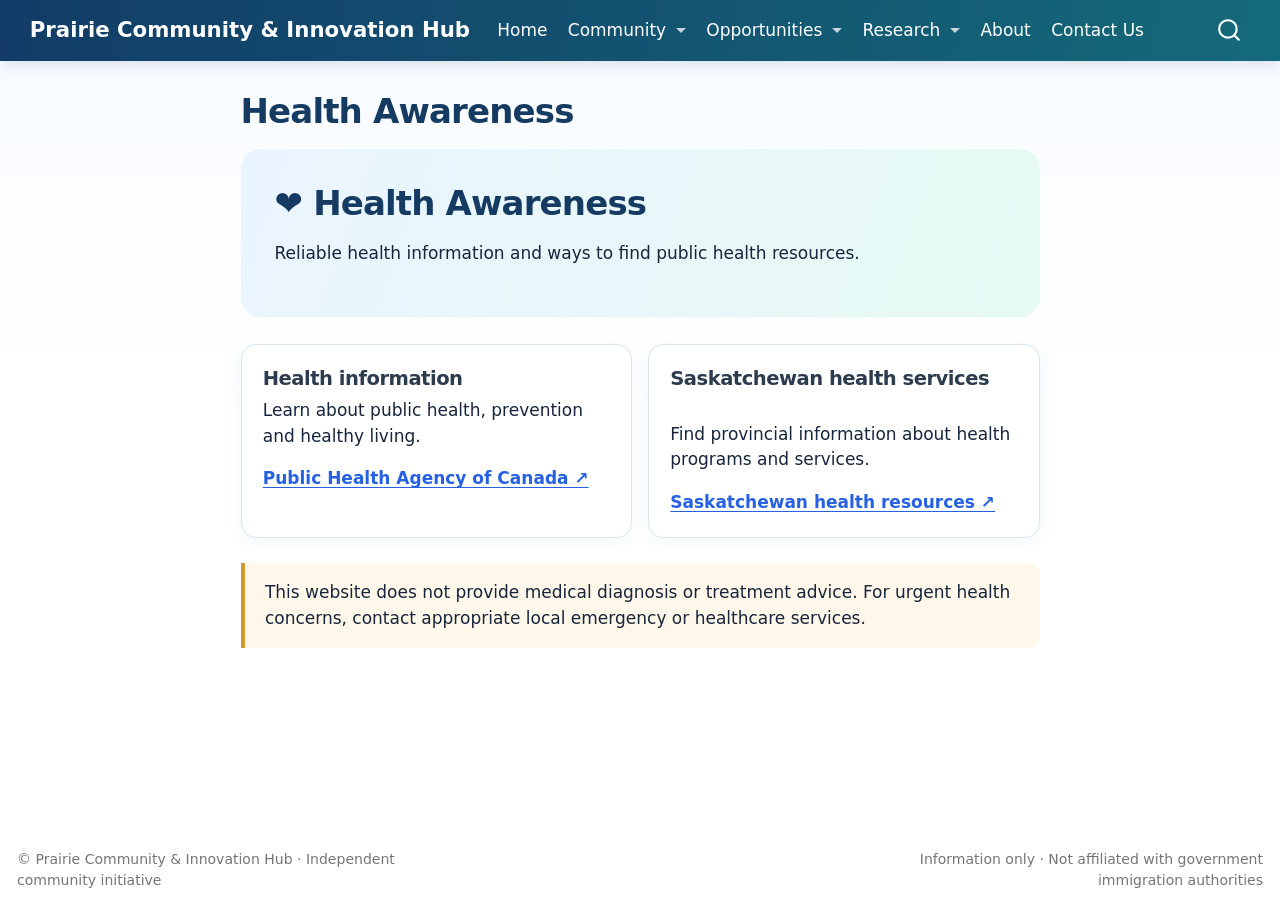
<file: docs/health.html>
<!DOCTYPE html>
<html xmlns="http://www.w3.org/1999/xhtml" lang="en" xml:lang="en"><head>

<meta charset="utf-8">
<meta name="generator" content="quarto-1.6.42">

<meta name="viewport" content="width=device-width, initial-scale=1.0, user-scalable=yes">


<title>Health Awareness – Prairie Community &amp; Innovation Hub</title>
<style>
code{white-space: pre-wrap;}
span.smallcaps{font-variant: small-caps;}
div.columns{display: flex; gap: min(4vw, 1.5em);}
div.column{flex: auto; overflow-x: auto;}
div.hanging-indent{margin-left: 1.5em; text-indent: -1.5em;}
ul.task-list{list-style: none;}
ul.task-list li input[type="checkbox"] {
  width: 0.8em;
  margin: 0 0.8em 0.2em -1em; /* quarto-specific, see https://github.com/quarto-dev/quarto-cli/issues/4556 */ 
  vertical-align: middle;
}
</style>


<script src="site_libs/quarto-nav/quarto-nav.js"></script>
<script src="site_libs/quarto-nav/headroom.min.js"></script>
<script src="site_libs/clipboard/clipboard.min.js"></script>
<script src="site_libs/quarto-search/autocomplete.umd.js"></script>
<script src="site_libs/quarto-search/fuse.min.js"></script>
<script src="site_libs/quarto-search/quarto-search.js"></script>
<meta name="quarto:offset" content="./">
<script src="site_libs/quarto-html/quarto.js"></script>
<script src="site_libs/quarto-html/popper.min.js"></script>
<script src="site_libs/quarto-html/tippy.umd.min.js"></script>
<script src="site_libs/quarto-html/anchor.min.js"></script>
<link href="site_libs/quarto-html/tippy.css" rel="stylesheet">
<link href="site_libs/quarto-html/quarto-syntax-highlighting-2f5df379a58b258e96c21c0638c20c03.css" rel="stylesheet" id="quarto-text-highlighting-styles">
<script src="site_libs/bootstrap/bootstrap.min.js"></script>
<link href="site_libs/bootstrap/bootstrap-icons.css" rel="stylesheet">
<link href="site_libs/bootstrap/bootstrap-fad5ab29a14bbe0a7a7d29177f3f13bb.min.css" rel="stylesheet" append-hash="true" id="quarto-bootstrap" data-mode="light">
<script id="quarto-search-options" type="application/json">{
  "location": "navbar",
  "copy-button": false,
  "collapse-after": 3,
  "panel-placement": "end",
  "type": "overlay",
  "limit": 50,
  "keyboard-shortcut": [
    "f",
    "/",
    "s"
  ],
  "show-item-context": false,
  "language": {
    "search-no-results-text": "No results",
    "search-matching-documents-text": "matching documents",
    "search-copy-link-title": "Copy link to search",
    "search-hide-matches-text": "Hide additional matches",
    "search-more-match-text": "more match in this document",
    "search-more-matches-text": "more matches in this document",
    "search-clear-button-title": "Clear",
    "search-text-placeholder": "",
    "search-detached-cancel-button-title": "Cancel",
    "search-submit-button-title": "Submit",
    "search-label": "Search"
  }
}</script>
<style>html{ scroll-behavior: smooth; }</style>


<link rel="stylesheet" href="styles.css">
</head>

<body class="nav-fixed fullcontent">

<div id="quarto-search-results"></div>
  <header id="quarto-header" class="headroom fixed-top">
    <nav class="navbar navbar-expand-lg " data-bs-theme="dark">
      <div class="navbar-container container-fluid">
      <div class="navbar-brand-container mx-auto">
    <a class="navbar-brand" href="./index.html">
    <span class="navbar-title">Prairie Community &amp; Innovation Hub</span>
    </a>
  </div>
            <div id="quarto-search" class="" title="Search"></div>
          <button class="navbar-toggler" type="button" data-bs-toggle="collapse" data-bs-target="#navbarCollapse" aria-controls="navbarCollapse" role="menu" aria-expanded="false" aria-label="Toggle navigation" onclick="if (window.quartoToggleHeadroom) { window.quartoToggleHeadroom(); }">
  <span class="navbar-toggler-icon"></span>
</button>
          <div class="collapse navbar-collapse" id="navbarCollapse">
            <ul class="navbar-nav navbar-nav-scroll me-auto">
  <li class="nav-item">
    <a class="nav-link" href="./index.html"> 
<span class="menu-text">Home</span></a>
  </li>  
  <li class="nav-item dropdown ">
    <a class="nav-link dropdown-toggle" href="#" id="nav-menu-community" role="link" data-bs-toggle="dropdown" aria-expanded="false">
 <span class="menu-text">Community</span>
    </a>
    <ul class="dropdown-menu" aria-labelledby="nav-menu-community">    
        <li>
    <a class="dropdown-item" href="./community.html">
 <span class="dropdown-text">Community Support</span></a>
  </li>  
        <li>
    <a class="dropdown-item" href="./newcomers.html">
 <span class="dropdown-text">Newcomers &amp; Families</span></a>
  </li>  
        <li>
    <a class="dropdown-item" href="./immigration.html">
 <span class="dropdown-text">Immigration &amp; Permits</span></a>
  </li>  
        <li>
    <a class="dropdown-item" href="./health.html">
 <span class="dropdown-text">Health Awareness</span></a>
  </li>  
    </ul>
  </li>
  <li class="nav-item dropdown ">
    <a class="nav-link dropdown-toggle" href="#" id="nav-menu-opportunities" role="link" data-bs-toggle="dropdown" aria-expanded="false">
 <span class="menu-text">Opportunities</span>
    </a>
    <ul class="dropdown-menu" aria-labelledby="nav-menu-opportunities">    
        <li>
    <a class="dropdown-item" href="./education.html">
 <span class="dropdown-text">Education &amp; Training</span></a>
  </li>  
        <li>
    <a class="dropdown-item" href="./jobs.html">
 <span class="dropdown-text">Jobs &amp; Business</span></a>
  </li>  
        <li>
    <a class="dropdown-item" href="./events.html">
 <span class="dropdown-text">Events &amp; Volunteering</span></a>
  </li>  
    </ul>
  </li>
  <li class="nav-item dropdown ">
    <a class="nav-link dropdown-toggle" href="#" id="nav-menu-research" role="link" data-bs-toggle="dropdown" aria-expanded="false">
 <span class="menu-text">Research</span>
    </a>
    <ul class="dropdown-menu" aria-labelledby="nav-menu-research">    
        <li>
    <a class="dropdown-item" href="./research.html">
 <span class="dropdown-text">Research &amp; Data</span></a>
  </li>  
    </ul>
  </li>
  <li class="nav-item">
    <a class="nav-link" href="./about.html"> 
<span class="menu-text">About</span></a>
  </li>  
  <li class="nav-item">
    <a class="nav-link" href="./contact.html"> 
<span class="menu-text">Contact Us</span></a>
  </li>  
</ul>
          </div> <!-- /navcollapse -->
            <div class="quarto-navbar-tools">
</div>
      </div> <!-- /container-fluid -->
    </nav>
</header>
<!-- content -->
<div id="quarto-content" class="quarto-container page-columns page-rows-contents page-layout-article page-navbar">
<!-- sidebar -->
<!-- margin-sidebar -->
    
<!-- main -->
<main class="content" id="quarto-document-content">

<header id="title-block-header" class="quarto-title-block default">
<div class="quarto-title">
<h1 class="title">Health Awareness</h1>
</div>



<div class="quarto-title-meta">

    
  
    
  </div>
  


</header>


<div class="section-banner">
<h1>
❤️ Health Awareness
</h1>
<p>
Reliable health information and ways to find public health resources.
</p>
</div>
<div class="resource-grid">
<div class="resource-card">
<h3 class="anchored">
Health information
</h3>
<p>
Learn about public health, prevention and healthy living.
</p>
<a href="https://www.canada.ca/en/public-health.html">Public Health Agency of Canada ↗</a>
</div>
<div class="resource-card">
<h3 class="anchored">
Saskatchewan health services
</h3>
<p>
Find provincial information about health programs and services.
</p>
<a href="https://www.saskatchewan.ca/residents/health">Saskatchewan health resources ↗</a>
</div>
</div>
<div class="note warning">
This website does not provide medical diagnosis or treatment advice. For urgent health concerns, contact appropriate local emergency or healthcare services.
</div>



</main> <!-- /main -->
<script id="quarto-html-after-body" type="application/javascript">
window.document.addEventListener("DOMContentLoaded", function (event) {
  const toggleBodyColorMode = (bsSheetEl) => {
    const mode = bsSheetEl.getAttribute("data-mode");
    const bodyEl = window.document.querySelector("body");
    if (mode === "dark") {
      bodyEl.classList.add("quarto-dark");
      bodyEl.classList.remove("quarto-light");
    } else {
      bodyEl.classList.add("quarto-light");
      bodyEl.classList.remove("quarto-dark");
    }
  }
  const toggleBodyColorPrimary = () => {
    const bsSheetEl = window.document.querySelector("link#quarto-bootstrap");
    if (bsSheetEl) {
      toggleBodyColorMode(bsSheetEl);
    }
  }
  toggleBodyColorPrimary();  
  const icon = "";
  const anchorJS = new window.AnchorJS();
  anchorJS.options = {
    placement: 'right',
    icon: icon
  };
  anchorJS.add('.anchored');
  const isCodeAnnotation = (el) => {
    for (const clz of el.classList) {
      if (clz.startsWith('code-annotation-')) {                     
        return true;
      }
    }
    return false;
  }
  const onCopySuccess = function(e) {
    // button target
    const button = e.trigger;
    // don't keep focus
    button.blur();
    // flash "checked"
    button.classList.add('code-copy-button-checked');
    var currentTitle = button.getAttribute("title");
    button.setAttribute("title", "Copied!");
    let tooltip;
    if (window.bootstrap) {
      button.setAttribute("data-bs-toggle", "tooltip");
      button.setAttribute("data-bs-placement", "left");
      button.setAttribute("data-bs-title", "Copied!");
      tooltip = new bootstrap.Tooltip(button, 
        { trigger: "manual", 
          customClass: "code-copy-button-tooltip",
          offset: [0, -8]});
      tooltip.show();    
    }
    setTimeout(function() {
      if (tooltip) {
        tooltip.hide();
        button.removeAttribute("data-bs-title");
        button.removeAttribute("data-bs-toggle");
        button.removeAttribute("data-bs-placement");
      }
      button.setAttribute("title", currentTitle);
      button.classList.remove('code-copy-button-checked');
    }, 1000);
    // clear code selection
    e.clearSelection();
  }
  const getTextToCopy = function(trigger) {
      const codeEl = trigger.previousElementSibling.cloneNode(true);
      for (const childEl of codeEl.children) {
        if (isCodeAnnotation(childEl)) {
          childEl.remove();
        }
      }
      return codeEl.innerText;
  }
  const clipboard = new window.ClipboardJS('.code-copy-button:not([data-in-quarto-modal])', {
    text: getTextToCopy
  });
  clipboard.on('success', onCopySuccess);
  if (window.document.getElementById('quarto-embedded-source-code-modal')) {
    const clipboardModal = new window.ClipboardJS('.code-copy-button[data-in-quarto-modal]', {
      text: getTextToCopy,
      container: window.document.getElementById('quarto-embedded-source-code-modal')
    });
    clipboardModal.on('success', onCopySuccess);
  }
    var localhostRegex = new RegExp(/^(?:http|https):\/\/localhost\:?[0-9]*\//);
    var mailtoRegex = new RegExp(/^mailto:/);
      var filterRegex = new RegExp("https:\/\/prairieskcommunityhub\.github\.io\/");
    var isInternal = (href) => {
        return filterRegex.test(href) || localhostRegex.test(href) || mailtoRegex.test(href);
    }
    // Inspect non-navigation links and adorn them if external
 	var links = window.document.querySelectorAll('a[href]:not(.nav-link):not(.navbar-brand):not(.toc-action):not(.sidebar-link):not(.sidebar-item-toggle):not(.pagination-link):not(.no-external):not([aria-hidden]):not(.dropdown-item):not(.quarto-navigation-tool):not(.about-link)');
    for (var i=0; i<links.length; i++) {
      const link = links[i];
      if (!isInternal(link.href)) {
        // undo the damage that might have been done by quarto-nav.js in the case of
        // links that we want to consider external
        if (link.dataset.originalHref !== undefined) {
          link.href = link.dataset.originalHref;
        }
          // target, if specified
          link.setAttribute("target", "_blank");
          if (link.getAttribute("rel") === null) {
            link.setAttribute("rel", "noopener");
          }
      }
    }
  function tippyHover(el, contentFn, onTriggerFn, onUntriggerFn) {
    const config = {
      allowHTML: true,
      maxWidth: 500,
      delay: 100,
      arrow: false,
      appendTo: function(el) {
          return el.parentElement;
      },
      interactive: true,
      interactiveBorder: 10,
      theme: 'quarto',
      placement: 'bottom-start',
    };
    if (contentFn) {
      config.content = contentFn;
    }
    if (onTriggerFn) {
      config.onTrigger = onTriggerFn;
    }
    if (onUntriggerFn) {
      config.onUntrigger = onUntriggerFn;
    }
    window.tippy(el, config); 
  }
  const noterefs = window.document.querySelectorAll('a[role="doc-noteref"]');
  for (var i=0; i<noterefs.length; i++) {
    const ref = noterefs[i];
    tippyHover(ref, function() {
      // use id or data attribute instead here
      let href = ref.getAttribute('data-footnote-href') || ref.getAttribute('href');
      try { href = new URL(href).hash; } catch {}
      const id = href.replace(/^#\/?/, "");
      const note = window.document.getElementById(id);
      if (note) {
        return note.innerHTML;
      } else {
        return "";
      }
    });
  }
  const xrefs = window.document.querySelectorAll('a.quarto-xref');
  const processXRef = (id, note) => {
    // Strip column container classes
    const stripColumnClz = (el) => {
      el.classList.remove("page-full", "page-columns");
      if (el.children) {
        for (const child of el.children) {
          stripColumnClz(child);
        }
      }
    }
    stripColumnClz(note)
    if (id === null || id.startsWith('sec-')) {
      // Special case sections, only their first couple elements
      const container = document.createElement("div");
      if (note.children && note.children.length > 2) {
        container.appendChild(note.children[0].cloneNode(true));
        for (let i = 1; i < note.children.length; i++) {
          const child = note.children[i];
          if (child.tagName === "P" && child.innerText === "") {
            continue;
          } else {
            container.appendChild(child.cloneNode(true));
            break;
          }
        }
        if (window.Quarto?.typesetMath) {
          window.Quarto.typesetMath(container);
        }
        return container.innerHTML
      } else {
        if (window.Quarto?.typesetMath) {
          window.Quarto.typesetMath(note);
        }
        return note.innerHTML;
      }
    } else {
      // Remove any anchor links if they are present
      const anchorLink = note.querySelector('a.anchorjs-link');
      if (anchorLink) {
        anchorLink.remove();
      }
      if (window.Quarto?.typesetMath) {
        window.Quarto.typesetMath(note);
      }
      if (note.classList.contains("callout")) {
        return note.outerHTML;
      } else {
        return note.innerHTML;
      }
    }
  }
  for (var i=0; i<xrefs.length; i++) {
    const xref = xrefs[i];
    tippyHover(xref, undefined, function(instance) {
      instance.disable();
      let url = xref.getAttribute('href');
      let hash = undefined; 
      if (url.startsWith('#')) {
        hash = url;
      } else {
        try { hash = new URL(url).hash; } catch {}
      }
      if (hash) {
        const id = hash.replace(/^#\/?/, "");
        const note = window.document.getElementById(id);
        if (note !== null) {
          try {
            const html = processXRef(id, note.cloneNode(true));
            instance.setContent(html);
          } finally {
            instance.enable();
            instance.show();
          }
        } else {
          // See if we can fetch this
          fetch(url.split('#')[0])
          .then(res => res.text())
          .then(html => {
            const parser = new DOMParser();
            const htmlDoc = parser.parseFromString(html, "text/html");
            const note = htmlDoc.getElementById(id);
            if (note !== null) {
              const html = processXRef(id, note);
              instance.setContent(html);
            } 
          }).finally(() => {
            instance.enable();
            instance.show();
          });
        }
      } else {
        // See if we can fetch a full url (with no hash to target)
        // This is a special case and we should probably do some content thinning / targeting
        fetch(url)
        .then(res => res.text())
        .then(html => {
          const parser = new DOMParser();
          const htmlDoc = parser.parseFromString(html, "text/html");
          const note = htmlDoc.querySelector('main.content');
          if (note !== null) {
            // This should only happen for chapter cross references
            // (since there is no id in the URL)
            // remove the first header
            if (note.children.length > 0 && note.children[0].tagName === "HEADER") {
              note.children[0].remove();
            }
            const html = processXRef(null, note);
            instance.setContent(html);
          } 
        }).finally(() => {
          instance.enable();
          instance.show();
        });
      }
    }, function(instance) {
    });
  }
      let selectedAnnoteEl;
      const selectorForAnnotation = ( cell, annotation) => {
        let cellAttr = 'data-code-cell="' + cell + '"';
        let lineAttr = 'data-code-annotation="' +  annotation + '"';
        const selector = 'span[' + cellAttr + '][' + lineAttr + ']';
        return selector;
      }
      const selectCodeLines = (annoteEl) => {
        const doc = window.document;
        const targetCell = annoteEl.getAttribute("data-target-cell");
        const targetAnnotation = annoteEl.getAttribute("data-target-annotation");
        const annoteSpan = window.document.querySelector(selectorForAnnotation(targetCell, targetAnnotation));
        const lines = annoteSpan.getAttribute("data-code-lines").split(",");
        const lineIds = lines.map((line) => {
          return targetCell + "-" + line;
        })
        let top = null;
        let height = null;
        let parent = null;
        if (lineIds.length > 0) {
            //compute the position of the single el (top and bottom and make a div)
            const el = window.document.getElementById(lineIds[0]);
            top = el.offsetTop;
            height = el.offsetHeight;
            parent = el.parentElement.parentElement;
          if (lineIds.length > 1) {
            const lastEl = window.document.getElementById(lineIds[lineIds.length - 1]);
            const bottom = lastEl.offsetTop + lastEl.offsetHeight;
            height = bottom - top;
          }
          if (top !== null && height !== null && parent !== null) {
            // cook up a div (if necessary) and position it 
            let div = window.document.getElementById("code-annotation-line-highlight");
            if (div === null) {
              div = window.document.createElement("div");
              div.setAttribute("id", "code-annotation-line-highlight");
              div.style.position = 'absolute';
              parent.appendChild(div);
            }
            div.style.top = top - 2 + "px";
            div.style.height = height + 4 + "px";
            div.style.left = 0;
            let gutterDiv = window.document.getElementById("code-annotation-line-highlight-gutter");
            if (gutterDiv === null) {
              gutterDiv = window.document.createElement("div");
              gutterDiv.setAttribute("id", "code-annotation-line-highlight-gutter");
              gutterDiv.style.position = 'absolute';
              const codeCell = window.document.getElementById(targetCell);
              const gutter = codeCell.querySelector('.code-annotation-gutter');
              gutter.appendChild(gutterDiv);
            }
            gutterDiv.style.top = top - 2 + "px";
            gutterDiv.style.height = height + 4 + "px";
          }
          selectedAnnoteEl = annoteEl;
        }
      };
      const unselectCodeLines = () => {
        const elementsIds = ["code-annotation-line-highlight", "code-annotation-line-highlight-gutter"];
        elementsIds.forEach((elId) => {
          const div = window.document.getElementById(elId);
          if (div) {
            div.remove();
          }
        });
        selectedAnnoteEl = undefined;
      };
        // Handle positioning of the toggle
    window.addEventListener(
      "resize",
      throttle(() => {
        elRect = undefined;
        if (selectedAnnoteEl) {
          selectCodeLines(selectedAnnoteEl);
        }
      }, 10)
    );
    function throttle(fn, ms) {
    let throttle = false;
    let timer;
      return (...args) => {
        if(!throttle) { // first call gets through
            fn.apply(this, args);
            throttle = true;
        } else { // all the others get throttled
            if(timer) clearTimeout(timer); // cancel #2
            timer = setTimeout(() => {
              fn.apply(this, args);
              timer = throttle = false;
            }, ms);
        }
      };
    }
      // Attach click handler to the DT
      const annoteDls = window.document.querySelectorAll('dt[data-target-cell]');
      for (const annoteDlNode of annoteDls) {
        annoteDlNode.addEventListener('click', (event) => {
          const clickedEl = event.target;
          if (clickedEl !== selectedAnnoteEl) {
            unselectCodeLines();
            const activeEl = window.document.querySelector('dt[data-target-cell].code-annotation-active');
            if (activeEl) {
              activeEl.classList.remove('code-annotation-active');
            }
            selectCodeLines(clickedEl);
            clickedEl.classList.add('code-annotation-active');
          } else {
            // Unselect the line
            unselectCodeLines();
            clickedEl.classList.remove('code-annotation-active');
          }
        });
      }
  const findCites = (el) => {
    const parentEl = el.parentElement;
    if (parentEl) {
      const cites = parentEl.dataset.cites;
      if (cites) {
        return {
          el,
          cites: cites.split(' ')
        };
      } else {
        return findCites(el.parentElement)
      }
    } else {
      return undefined;
    }
  };
  var bibliorefs = window.document.querySelectorAll('a[role="doc-biblioref"]');
  for (var i=0; i<bibliorefs.length; i++) {
    const ref = bibliorefs[i];
    const citeInfo = findCites(ref);
    if (citeInfo) {
      tippyHover(citeInfo.el, function() {
        var popup = window.document.createElement('div');
        citeInfo.cites.forEach(function(cite) {
          var citeDiv = window.document.createElement('div');
          citeDiv.classList.add('hanging-indent');
          citeDiv.classList.add('csl-entry');
          var biblioDiv = window.document.getElementById('ref-' + cite);
          if (biblioDiv) {
            citeDiv.innerHTML = biblioDiv.innerHTML;
          }
          popup.appendChild(citeDiv);
        });
        return popup.innerHTML;
      });
    }
  }
});
</script>
</div> <!-- /content -->
<footer class="footer">
  <div class="nav-footer">
    <div class="nav-footer-left">
<p>© Prairie Community &amp; Innovation Hub · Independent community initiative</p>
</div>   
    <div class="nav-footer-center">
      &nbsp;
    </div>
    <div class="nav-footer-right">
<p>Information only · Not affiliated with government immigration authorities</p>
</div>
  </div>
</footer>




<script src="site_libs/quarto-html/zenscroll-min.js"></script>
</body></html>
</file>
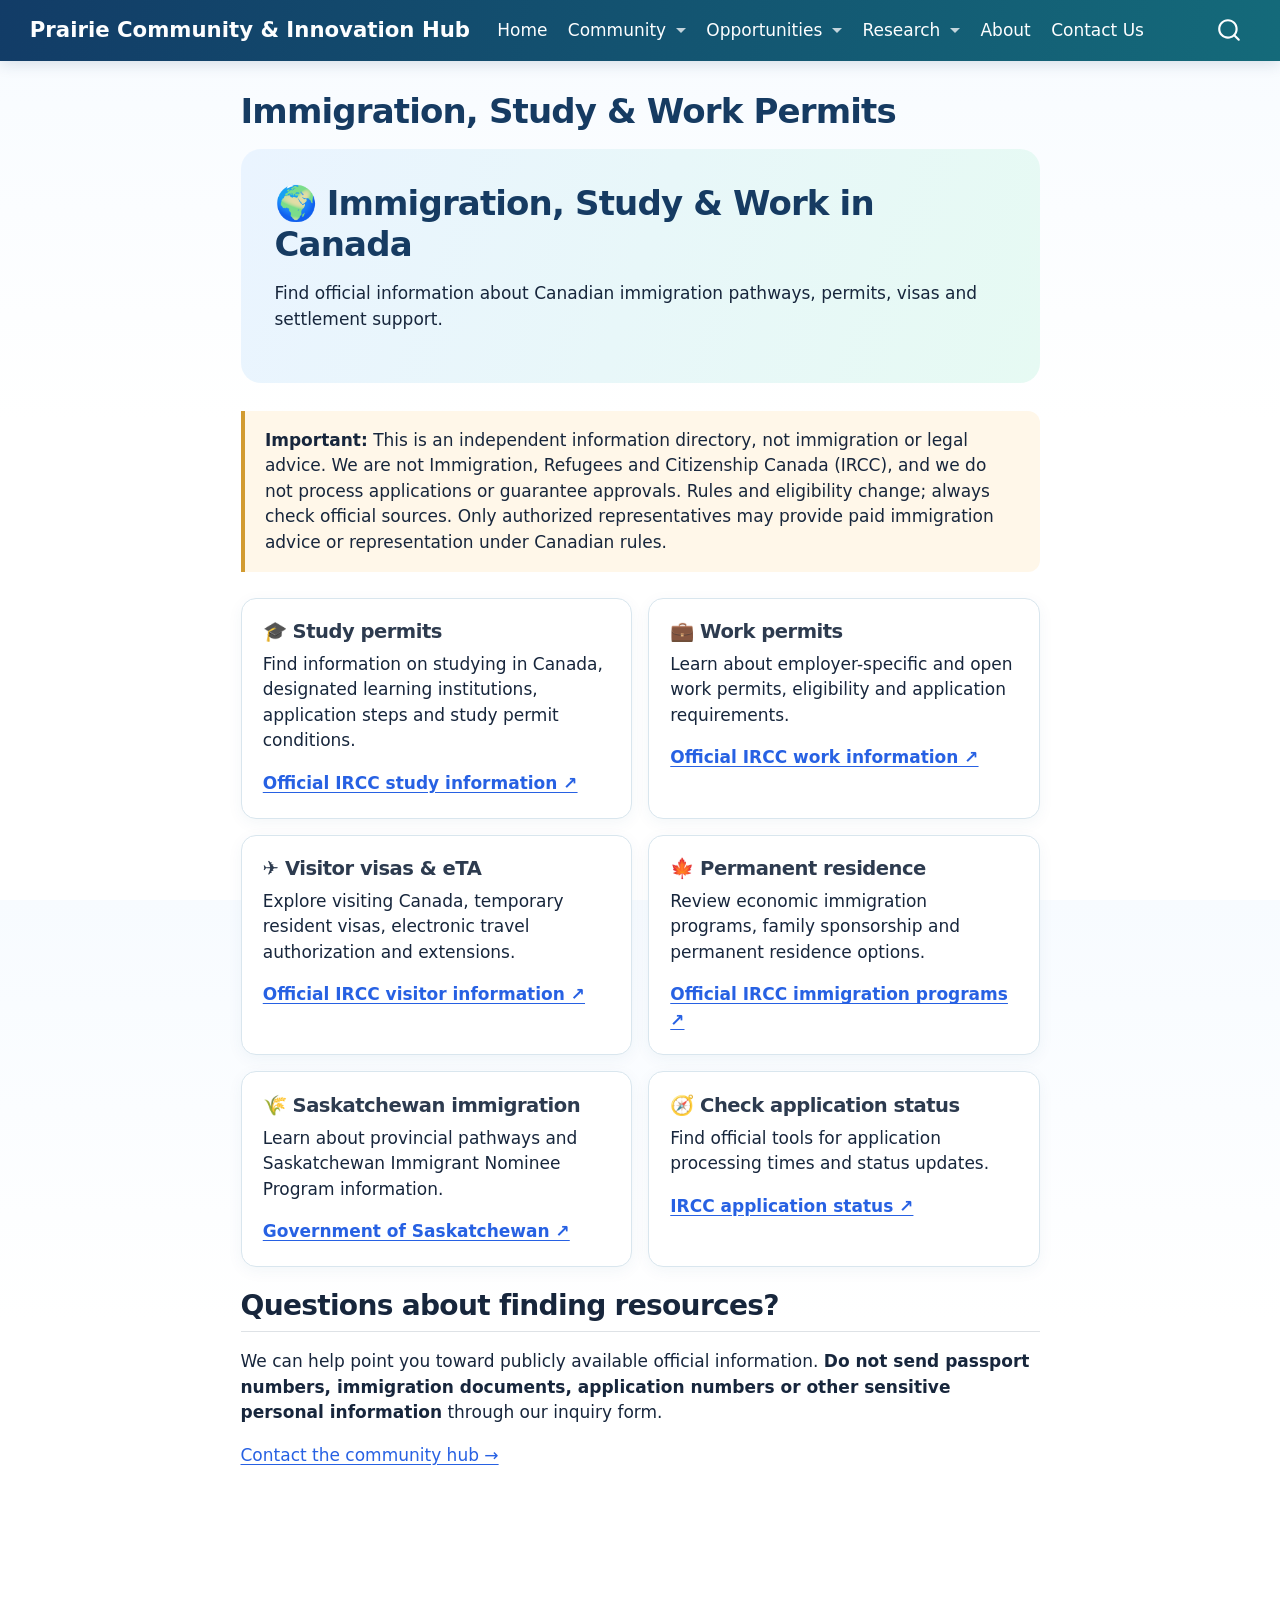
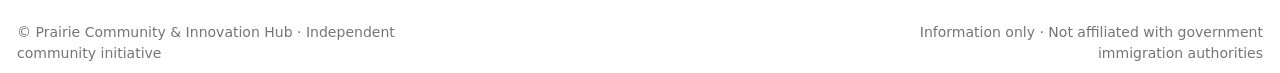
<file: docs/immigration.html>
<!DOCTYPE html>
<html xmlns="http://www.w3.org/1999/xhtml" lang="en" xml:lang="en"><head>

<meta charset="utf-8">
<meta name="generator" content="quarto-1.6.42">

<meta name="viewport" content="width=device-width, initial-scale=1.0, user-scalable=yes">


<title>Immigration, Study &amp; Work Permits – Prairie Community &amp; Innovation Hub</title>
<style>
code{white-space: pre-wrap;}
span.smallcaps{font-variant: small-caps;}
div.columns{display: flex; gap: min(4vw, 1.5em);}
div.column{flex: auto; overflow-x: auto;}
div.hanging-indent{margin-left: 1.5em; text-indent: -1.5em;}
ul.task-list{list-style: none;}
ul.task-list li input[type="checkbox"] {
  width: 0.8em;
  margin: 0 0.8em 0.2em -1em; /* quarto-specific, see https://github.com/quarto-dev/quarto-cli/issues/4556 */ 
  vertical-align: middle;
}
</style>


<script src="site_libs/quarto-nav/quarto-nav.js"></script>
<script src="site_libs/quarto-nav/headroom.min.js"></script>
<script src="site_libs/clipboard/clipboard.min.js"></script>
<script src="site_libs/quarto-search/autocomplete.umd.js"></script>
<script src="site_libs/quarto-search/fuse.min.js"></script>
<script src="site_libs/quarto-search/quarto-search.js"></script>
<meta name="quarto:offset" content="./">
<script src="site_libs/quarto-html/quarto.js"></script>
<script src="site_libs/quarto-html/popper.min.js"></script>
<script src="site_libs/quarto-html/tippy.umd.min.js"></script>
<script src="site_libs/quarto-html/anchor.min.js"></script>
<link href="site_libs/quarto-html/tippy.css" rel="stylesheet">
<link href="site_libs/quarto-html/quarto-syntax-highlighting-2f5df379a58b258e96c21c0638c20c03.css" rel="stylesheet" id="quarto-text-highlighting-styles">
<script src="site_libs/bootstrap/bootstrap.min.js"></script>
<link href="site_libs/bootstrap/bootstrap-icons.css" rel="stylesheet">
<link href="site_libs/bootstrap/bootstrap-fad5ab29a14bbe0a7a7d29177f3f13bb.min.css" rel="stylesheet" append-hash="true" id="quarto-bootstrap" data-mode="light">
<script id="quarto-search-options" type="application/json">{
  "location": "navbar",
  "copy-button": false,
  "collapse-after": 3,
  "panel-placement": "end",
  "type": "overlay",
  "limit": 50,
  "keyboard-shortcut": [
    "f",
    "/",
    "s"
  ],
  "show-item-context": false,
  "language": {
    "search-no-results-text": "No results",
    "search-matching-documents-text": "matching documents",
    "search-copy-link-title": "Copy link to search",
    "search-hide-matches-text": "Hide additional matches",
    "search-more-match-text": "more match in this document",
    "search-more-matches-text": "more matches in this document",
    "search-clear-button-title": "Clear",
    "search-text-placeholder": "",
    "search-detached-cancel-button-title": "Cancel",
    "search-submit-button-title": "Submit",
    "search-label": "Search"
  }
}</script>
<style>html{ scroll-behavior: smooth; }</style>


<link rel="stylesheet" href="styles.css">
</head>

<body class="nav-fixed fullcontent">

<div id="quarto-search-results"></div>
  <header id="quarto-header" class="headroom fixed-top">
    <nav class="navbar navbar-expand-lg " data-bs-theme="dark">
      <div class="navbar-container container-fluid">
      <div class="navbar-brand-container mx-auto">
    <a class="navbar-brand" href="./index.html">
    <span class="navbar-title">Prairie Community &amp; Innovation Hub</span>
    </a>
  </div>
            <div id="quarto-search" class="" title="Search"></div>
          <button class="navbar-toggler" type="button" data-bs-toggle="collapse" data-bs-target="#navbarCollapse" aria-controls="navbarCollapse" role="menu" aria-expanded="false" aria-label="Toggle navigation" onclick="if (window.quartoToggleHeadroom) { window.quartoToggleHeadroom(); }">
  <span class="navbar-toggler-icon"></span>
</button>
          <div class="collapse navbar-collapse" id="navbarCollapse">
            <ul class="navbar-nav navbar-nav-scroll me-auto">
  <li class="nav-item">
    <a class="nav-link" href="./index.html"> 
<span class="menu-text">Home</span></a>
  </li>  
  <li class="nav-item dropdown ">
    <a class="nav-link dropdown-toggle" href="#" id="nav-menu-community" role="link" data-bs-toggle="dropdown" aria-expanded="false">
 <span class="menu-text">Community</span>
    </a>
    <ul class="dropdown-menu" aria-labelledby="nav-menu-community">    
        <li>
    <a class="dropdown-item" href="./community.html">
 <span class="dropdown-text">Community Support</span></a>
  </li>  
        <li>
    <a class="dropdown-item" href="./newcomers.html">
 <span class="dropdown-text">Newcomers &amp; Families</span></a>
  </li>  
        <li>
    <a class="dropdown-item" href="./immigration.html">
 <span class="dropdown-text">Immigration &amp; Permits</span></a>
  </li>  
        <li>
    <a class="dropdown-item" href="./health.html">
 <span class="dropdown-text">Health Awareness</span></a>
  </li>  
    </ul>
  </li>
  <li class="nav-item dropdown ">
    <a class="nav-link dropdown-toggle" href="#" id="nav-menu-opportunities" role="link" data-bs-toggle="dropdown" aria-expanded="false">
 <span class="menu-text">Opportunities</span>
    </a>
    <ul class="dropdown-menu" aria-labelledby="nav-menu-opportunities">    
        <li>
    <a class="dropdown-item" href="./education.html">
 <span class="dropdown-text">Education &amp; Training</span></a>
  </li>  
        <li>
    <a class="dropdown-item" href="./jobs.html">
 <span class="dropdown-text">Jobs &amp; Business</span></a>
  </li>  
        <li>
    <a class="dropdown-item" href="./events.html">
 <span class="dropdown-text">Events &amp; Volunteering</span></a>
  </li>  
    </ul>
  </li>
  <li class="nav-item dropdown ">
    <a class="nav-link dropdown-toggle" href="#" id="nav-menu-research" role="link" data-bs-toggle="dropdown" aria-expanded="false">
 <span class="menu-text">Research</span>
    </a>
    <ul class="dropdown-menu" aria-labelledby="nav-menu-research">    
        <li>
    <a class="dropdown-item" href="./research.html">
 <span class="dropdown-text">Research &amp; Data</span></a>
  </li>  
    </ul>
  </li>
  <li class="nav-item">
    <a class="nav-link" href="./about.html"> 
<span class="menu-text">About</span></a>
  </li>  
  <li class="nav-item">
    <a class="nav-link" href="./contact.html"> 
<span class="menu-text">Contact Us</span></a>
  </li>  
</ul>
          </div> <!-- /navcollapse -->
            <div class="quarto-navbar-tools">
</div>
      </div> <!-- /container-fluid -->
    </nav>
</header>
<!-- content -->
<div id="quarto-content" class="quarto-container page-columns page-rows-contents page-layout-article page-navbar">
<!-- sidebar -->
<!-- margin-sidebar -->
    
<!-- main -->
<main class="content" id="quarto-document-content">

<header id="title-block-header" class="quarto-title-block default">
<div class="quarto-title">
<h1 class="title">Immigration, Study &amp; Work Permits</h1>
</div>



<div class="quarto-title-meta">

    
  
    
  </div>
  


</header>


<div class="section-banner">
<h1>
🌍 Immigration, Study &amp; Work in Canada
</h1>
<p>
Find official information about Canadian immigration pathways, permits, visas and settlement support.
</p>
</div>
<div class="note warning">
<strong>Important:</strong> This is an independent information directory, not immigration or legal advice. We are not Immigration, Refugees and Citizenship Canada (IRCC), and we do not process applications or guarantee approvals. Rules and eligibility change; always check official sources. Only authorized representatives may provide paid immigration advice or representation under Canadian rules.
</div>
<div class="resource-grid">
<div class="resource-card">
<h3 class="anchored">
🎓 Study permits
</h3>
<p>
Find information on studying in Canada, designated learning institutions, application steps and study permit conditions.
</p>
<a href="https://www.canada.ca/en/immigration-refugees-citizenship/services/study-canada.html">Official IRCC study information ↗</a>
</div>
<div class="resource-card">
<h3 class="anchored">
💼 Work permits
</h3>
<p>
Learn about employer-specific and open work permits, eligibility and application requirements.
</p>
<a href="https://www.canada.ca/en/immigration-refugees-citizenship/services/work-canada.html">Official IRCC work information ↗</a>
</div>
<div class="resource-card">
<h3 class="anchored">
✈️ Visitor visas &amp; eTA
</h3>
<p>
Explore visiting Canada, temporary resident visas, electronic travel authorization and extensions.
</p>
<a href="https://www.canada.ca/en/immigration-refugees-citizenship/services/visit-canada.html">Official IRCC visitor information ↗</a>
</div>
<div class="resource-card">
<h3 class="anchored">
🍁 Permanent residence
</h3>
<p>
Review economic immigration programs, family sponsorship and permanent residence options.
</p>
<a href="https://www.canada.ca/en/immigration-refugees-citizenship/services/immigrate-canada.html">Official IRCC immigration programs ↗</a>
</div>
<div class="resource-card">
<h3 class="anchored">
🌾 Saskatchewan immigration
</h3>
<p>
Learn about provincial pathways and Saskatchewan Immigrant Nominee Program information.
</p>
<a href="https://www.saskatchewan.ca/residents/moving-to-saskatchewan/immigrating-to-saskatchewan">Government of Saskatchewan ↗</a>
</div>
<div class="resource-card">
<h3 class="anchored">
🧭 Check application status
</h3>
<p>
Find official tools for application processing times and status updates.
</p>
<a href="https://www.canada.ca/en/immigration-refugees-citizenship/services/application/check-status.html">IRCC application status ↗</a>
</div>
</div>
<section id="questions-about-finding-resources" class="level2">
<h2 class="anchored" data-anchor-id="questions-about-finding-resources">Questions about finding resources?</h2>
<p>We can help point you toward publicly available official information. <strong>Do not send passport numbers, immigration documents, application numbers or other sensitive personal information</strong> through our inquiry form.</p>
<p><a href="./contact.html">Contact the community hub →</a></p>


</section>

</main> <!-- /main -->
<script id="quarto-html-after-body" type="application/javascript">
window.document.addEventListener("DOMContentLoaded", function (event) {
  const toggleBodyColorMode = (bsSheetEl) => {
    const mode = bsSheetEl.getAttribute("data-mode");
    const bodyEl = window.document.querySelector("body");
    if (mode === "dark") {
      bodyEl.classList.add("quarto-dark");
      bodyEl.classList.remove("quarto-light");
    } else {
      bodyEl.classList.add("quarto-light");
      bodyEl.classList.remove("quarto-dark");
    }
  }
  const toggleBodyColorPrimary = () => {
    const bsSheetEl = window.document.querySelector("link#quarto-bootstrap");
    if (bsSheetEl) {
      toggleBodyColorMode(bsSheetEl);
    }
  }
  toggleBodyColorPrimary();  
  const icon = "";
  const anchorJS = new window.AnchorJS();
  anchorJS.options = {
    placement: 'right',
    icon: icon
  };
  anchorJS.add('.anchored');
  const isCodeAnnotation = (el) => {
    for (const clz of el.classList) {
      if (clz.startsWith('code-annotation-')) {                     
        return true;
      }
    }
    return false;
  }
  const onCopySuccess = function(e) {
    // button target
    const button = e.trigger;
    // don't keep focus
    button.blur();
    // flash "checked"
    button.classList.add('code-copy-button-checked');
    var currentTitle = button.getAttribute("title");
    button.setAttribute("title", "Copied!");
    let tooltip;
    if (window.bootstrap) {
      button.setAttribute("data-bs-toggle", "tooltip");
      button.setAttribute("data-bs-placement", "left");
      button.setAttribute("data-bs-title", "Copied!");
      tooltip = new bootstrap.Tooltip(button, 
        { trigger: "manual", 
          customClass: "code-copy-button-tooltip",
          offset: [0, -8]});
      tooltip.show();    
    }
    setTimeout(function() {
      if (tooltip) {
        tooltip.hide();
        button.removeAttribute("data-bs-title");
        button.removeAttribute("data-bs-toggle");
        button.removeAttribute("data-bs-placement");
      }
      button.setAttribute("title", currentTitle);
      button.classList.remove('code-copy-button-checked');
    }, 1000);
    // clear code selection
    e.clearSelection();
  }
  const getTextToCopy = function(trigger) {
      const codeEl = trigger.previousElementSibling.cloneNode(true);
      for (const childEl of codeEl.children) {
        if (isCodeAnnotation(childEl)) {
          childEl.remove();
        }
      }
      return codeEl.innerText;
  }
  const clipboard = new window.ClipboardJS('.code-copy-button:not([data-in-quarto-modal])', {
    text: getTextToCopy
  });
  clipboard.on('success', onCopySuccess);
  if (window.document.getElementById('quarto-embedded-source-code-modal')) {
    const clipboardModal = new window.ClipboardJS('.code-copy-button[data-in-quarto-modal]', {
      text: getTextToCopy,
      container: window.document.getElementById('quarto-embedded-source-code-modal')
    });
    clipboardModal.on('success', onCopySuccess);
  }
    var localhostRegex = new RegExp(/^(?:http|https):\/\/localhost\:?[0-9]*\//);
    var mailtoRegex = new RegExp(/^mailto:/);
      var filterRegex = new RegExp("https:\/\/prairieskcommunityhub\.github\.io\/");
    var isInternal = (href) => {
        return filterRegex.test(href) || localhostRegex.test(href) || mailtoRegex.test(href);
    }
    // Inspect non-navigation links and adorn them if external
 	var links = window.document.querySelectorAll('a[href]:not(.nav-link):not(.navbar-brand):not(.toc-action):not(.sidebar-link):not(.sidebar-item-toggle):not(.pagination-link):not(.no-external):not([aria-hidden]):not(.dropdown-item):not(.quarto-navigation-tool):not(.about-link)');
    for (var i=0; i<links.length; i++) {
      const link = links[i];
      if (!isInternal(link.href)) {
        // undo the damage that might have been done by quarto-nav.js in the case of
        // links that we want to consider external
        if (link.dataset.originalHref !== undefined) {
          link.href = link.dataset.originalHref;
        }
          // target, if specified
          link.setAttribute("target", "_blank");
          if (link.getAttribute("rel") === null) {
            link.setAttribute("rel", "noopener");
          }
      }
    }
  function tippyHover(el, contentFn, onTriggerFn, onUntriggerFn) {
    const config = {
      allowHTML: true,
      maxWidth: 500,
      delay: 100,
      arrow: false,
      appendTo: function(el) {
          return el.parentElement;
      },
      interactive: true,
      interactiveBorder: 10,
      theme: 'quarto',
      placement: 'bottom-start',
    };
    if (contentFn) {
      config.content = contentFn;
    }
    if (onTriggerFn) {
      config.onTrigger = onTriggerFn;
    }
    if (onUntriggerFn) {
      config.onUntrigger = onUntriggerFn;
    }
    window.tippy(el, config); 
  }
  const noterefs = window.document.querySelectorAll('a[role="doc-noteref"]');
  for (var i=0; i<noterefs.length; i++) {
    const ref = noterefs[i];
    tippyHover(ref, function() {
      // use id or data attribute instead here
      let href = ref.getAttribute('data-footnote-href') || ref.getAttribute('href');
      try { href = new URL(href).hash; } catch {}
      const id = href.replace(/^#\/?/, "");
      const note = window.document.getElementById(id);
      if (note) {
        return note.innerHTML;
      } else {
        return "";
      }
    });
  }
  const xrefs = window.document.querySelectorAll('a.quarto-xref');
  const processXRef = (id, note) => {
    // Strip column container classes
    const stripColumnClz = (el) => {
      el.classList.remove("page-full", "page-columns");
      if (el.children) {
        for (const child of el.children) {
          stripColumnClz(child);
        }
      }
    }
    stripColumnClz(note)
    if (id === null || id.startsWith('sec-')) {
      // Special case sections, only their first couple elements
      const container = document.createElement("div");
      if (note.children && note.children.length > 2) {
        container.appendChild(note.children[0].cloneNode(true));
        for (let i = 1; i < note.children.length; i++) {
          const child = note.children[i];
          if (child.tagName === "P" && child.innerText === "") {
            continue;
          } else {
            container.appendChild(child.cloneNode(true));
            break;
          }
        }
        if (window.Quarto?.typesetMath) {
          window.Quarto.typesetMath(container);
        }
        return container.innerHTML
      } else {
        if (window.Quarto?.typesetMath) {
          window.Quarto.typesetMath(note);
        }
        return note.innerHTML;
      }
    } else {
      // Remove any anchor links if they are present
      const anchorLink = note.querySelector('a.anchorjs-link');
      if (anchorLink) {
        anchorLink.remove();
      }
      if (window.Quarto?.typesetMath) {
        window.Quarto.typesetMath(note);
      }
      if (note.classList.contains("callout")) {
        return note.outerHTML;
      } else {
        return note.innerHTML;
      }
    }
  }
  for (var i=0; i<xrefs.length; i++) {
    const xref = xrefs[i];
    tippyHover(xref, undefined, function(instance) {
      instance.disable();
      let url = xref.getAttribute('href');
      let hash = undefined; 
      if (url.startsWith('#')) {
        hash = url;
      } else {
        try { hash = new URL(url).hash; } catch {}
      }
      if (hash) {
        const id = hash.replace(/^#\/?/, "");
        const note = window.document.getElementById(id);
        if (note !== null) {
          try {
            const html = processXRef(id, note.cloneNode(true));
            instance.setContent(html);
          } finally {
            instance.enable();
            instance.show();
          }
        } else {
          // See if we can fetch this
          fetch(url.split('#')[0])
          .then(res => res.text())
          .then(html => {
            const parser = new DOMParser();
            const htmlDoc = parser.parseFromString(html, "text/html");
            const note = htmlDoc.getElementById(id);
            if (note !== null) {
              const html = processXRef(id, note);
              instance.setContent(html);
            } 
          }).finally(() => {
            instance.enable();
            instance.show();
          });
        }
      } else {
        // See if we can fetch a full url (with no hash to target)
        // This is a special case and we should probably do some content thinning / targeting
        fetch(url)
        .then(res => res.text())
        .then(html => {
          const parser = new DOMParser();
          const htmlDoc = parser.parseFromString(html, "text/html");
          const note = htmlDoc.querySelector('main.content');
          if (note !== null) {
            // This should only happen for chapter cross references
            // (since there is no id in the URL)
            // remove the first header
            if (note.children.length > 0 && note.children[0].tagName === "HEADER") {
              note.children[0].remove();
            }
            const html = processXRef(null, note);
            instance.setContent(html);
          } 
        }).finally(() => {
          instance.enable();
          instance.show();
        });
      }
    }, function(instance) {
    });
  }
      let selectedAnnoteEl;
      const selectorForAnnotation = ( cell, annotation) => {
        let cellAttr = 'data-code-cell="' + cell + '"';
        let lineAttr = 'data-code-annotation="' +  annotation + '"';
        const selector = 'span[' + cellAttr + '][' + lineAttr + ']';
        return selector;
      }
      const selectCodeLines = (annoteEl) => {
        const doc = window.document;
        const targetCell = annoteEl.getAttribute("data-target-cell");
        const targetAnnotation = annoteEl.getAttribute("data-target-annotation");
        const annoteSpan = window.document.querySelector(selectorForAnnotation(targetCell, targetAnnotation));
        const lines = annoteSpan.getAttribute("data-code-lines").split(",");
        const lineIds = lines.map((line) => {
          return targetCell + "-" + line;
        })
        let top = null;
        let height = null;
        let parent = null;
        if (lineIds.length > 0) {
            //compute the position of the single el (top and bottom and make a div)
            const el = window.document.getElementById(lineIds[0]);
            top = el.offsetTop;
            height = el.offsetHeight;
            parent = el.parentElement.parentElement;
          if (lineIds.length > 1) {
            const lastEl = window.document.getElementById(lineIds[lineIds.length - 1]);
            const bottom = lastEl.offsetTop + lastEl.offsetHeight;
            height = bottom - top;
          }
          if (top !== null && height !== null && parent !== null) {
            // cook up a div (if necessary) and position it 
            let div = window.document.getElementById("code-annotation-line-highlight");
            if (div === null) {
              div = window.document.createElement("div");
              div.setAttribute("id", "code-annotation-line-highlight");
              div.style.position = 'absolute';
              parent.appendChild(div);
            }
            div.style.top = top - 2 + "px";
            div.style.height = height + 4 + "px";
            div.style.left = 0;
            let gutterDiv = window.document.getElementById("code-annotation-line-highlight-gutter");
            if (gutterDiv === null) {
              gutterDiv = window.document.createElement("div");
              gutterDiv.setAttribute("id", "code-annotation-line-highlight-gutter");
              gutterDiv.style.position = 'absolute';
              const codeCell = window.document.getElementById(targetCell);
              const gutter = codeCell.querySelector('.code-annotation-gutter');
              gutter.appendChild(gutterDiv);
            }
            gutterDiv.style.top = top - 2 + "px";
            gutterDiv.style.height = height + 4 + "px";
          }
          selectedAnnoteEl = annoteEl;
        }
      };
      const unselectCodeLines = () => {
        const elementsIds = ["code-annotation-line-highlight", "code-annotation-line-highlight-gutter"];
        elementsIds.forEach((elId) => {
          const div = window.document.getElementById(elId);
          if (div) {
            div.remove();
          }
        });
        selectedAnnoteEl = undefined;
      };
        // Handle positioning of the toggle
    window.addEventListener(
      "resize",
      throttle(() => {
        elRect = undefined;
        if (selectedAnnoteEl) {
          selectCodeLines(selectedAnnoteEl);
        }
      }, 10)
    );
    function throttle(fn, ms) {
    let throttle = false;
    let timer;
      return (...args) => {
        if(!throttle) { // first call gets through
            fn.apply(this, args);
            throttle = true;
        } else { // all the others get throttled
            if(timer) clearTimeout(timer); // cancel #2
            timer = setTimeout(() => {
              fn.apply(this, args);
              timer = throttle = false;
            }, ms);
        }
      };
    }
      // Attach click handler to the DT
      const annoteDls = window.document.querySelectorAll('dt[data-target-cell]');
      for (const annoteDlNode of annoteDls) {
        annoteDlNode.addEventListener('click', (event) => {
          const clickedEl = event.target;
          if (clickedEl !== selectedAnnoteEl) {
            unselectCodeLines();
            const activeEl = window.document.querySelector('dt[data-target-cell].code-annotation-active');
            if (activeEl) {
              activeEl.classList.remove('code-annotation-active');
            }
            selectCodeLines(clickedEl);
            clickedEl.classList.add('code-annotation-active');
          } else {
            // Unselect the line
            unselectCodeLines();
            clickedEl.classList.remove('code-annotation-active');
          }
        });
      }
  const findCites = (el) => {
    const parentEl = el.parentElement;
    if (parentEl) {
      const cites = parentEl.dataset.cites;
      if (cites) {
        return {
          el,
          cites: cites.split(' ')
        };
      } else {
        return findCites(el.parentElement)
      }
    } else {
      return undefined;
    }
  };
  var bibliorefs = window.document.querySelectorAll('a[role="doc-biblioref"]');
  for (var i=0; i<bibliorefs.length; i++) {
    const ref = bibliorefs[i];
    const citeInfo = findCites(ref);
    if (citeInfo) {
      tippyHover(citeInfo.el, function() {
        var popup = window.document.createElement('div');
        citeInfo.cites.forEach(function(cite) {
          var citeDiv = window.document.createElement('div');
          citeDiv.classList.add('hanging-indent');
          citeDiv.classList.add('csl-entry');
          var biblioDiv = window.document.getElementById('ref-' + cite);
          if (biblioDiv) {
            citeDiv.innerHTML = biblioDiv.innerHTML;
          }
          popup.appendChild(citeDiv);
        });
        return popup.innerHTML;
      });
    }
  }
});
</script>
</div> <!-- /content -->
<footer class="footer">
  <div class="nav-footer">
    <div class="nav-footer-left">
<p>© Prairie Community &amp; Innovation Hub · Independent community initiative</p>
</div>   
    <div class="nav-footer-center">
      &nbsp;
    </div>
    <div class="nav-footer-right">
<p>Information only · Not affiliated with government immigration authorities</p>
</div>
  </div>
</footer>




<script src="site_libs/quarto-html/zenscroll-min.js"></script>
</body></html>
</file>
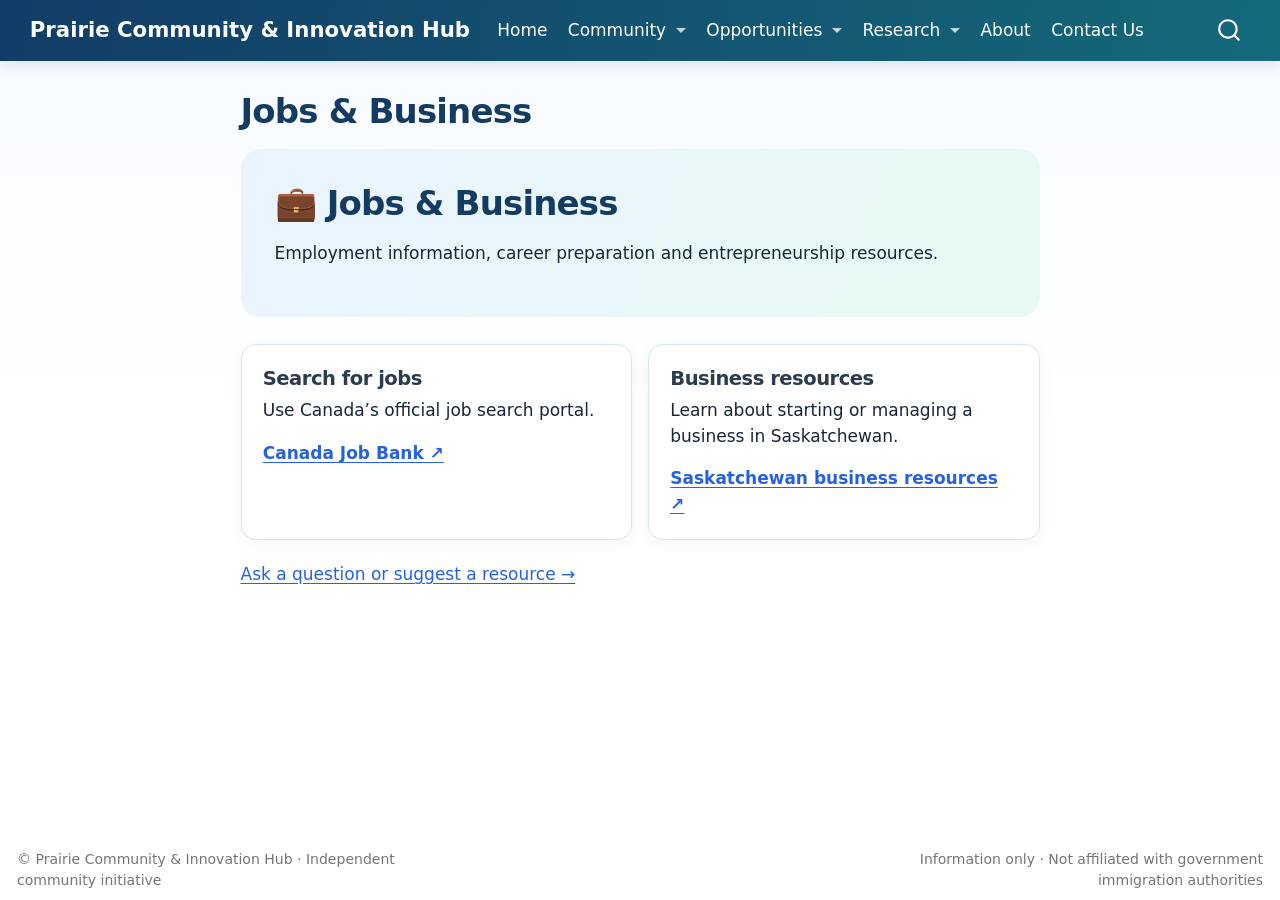
<file: docs/jobs.html>
<!DOCTYPE html>
<html xmlns="http://www.w3.org/1999/xhtml" lang="en" xml:lang="en"><head>

<meta charset="utf-8">
<meta name="generator" content="quarto-1.6.42">

<meta name="viewport" content="width=device-width, initial-scale=1.0, user-scalable=yes">


<title>Jobs &amp; Business – Prairie Community &amp; Innovation Hub</title>
<style>
code{white-space: pre-wrap;}
span.smallcaps{font-variant: small-caps;}
div.columns{display: flex; gap: min(4vw, 1.5em);}
div.column{flex: auto; overflow-x: auto;}
div.hanging-indent{margin-left: 1.5em; text-indent: -1.5em;}
ul.task-list{list-style: none;}
ul.task-list li input[type="checkbox"] {
  width: 0.8em;
  margin: 0 0.8em 0.2em -1em; /* quarto-specific, see https://github.com/quarto-dev/quarto-cli/issues/4556 */ 
  vertical-align: middle;
}
</style>


<script src="site_libs/quarto-nav/quarto-nav.js"></script>
<script src="site_libs/quarto-nav/headroom.min.js"></script>
<script src="site_libs/clipboard/clipboard.min.js"></script>
<script src="site_libs/quarto-search/autocomplete.umd.js"></script>
<script src="site_libs/quarto-search/fuse.min.js"></script>
<script src="site_libs/quarto-search/quarto-search.js"></script>
<meta name="quarto:offset" content="./">
<script src="site_libs/quarto-html/quarto.js"></script>
<script src="site_libs/quarto-html/popper.min.js"></script>
<script src="site_libs/quarto-html/tippy.umd.min.js"></script>
<script src="site_libs/quarto-html/anchor.min.js"></script>
<link href="site_libs/quarto-html/tippy.css" rel="stylesheet">
<link href="site_libs/quarto-html/quarto-syntax-highlighting-2f5df379a58b258e96c21c0638c20c03.css" rel="stylesheet" id="quarto-text-highlighting-styles">
<script src="site_libs/bootstrap/bootstrap.min.js"></script>
<link href="site_libs/bootstrap/bootstrap-icons.css" rel="stylesheet">
<link href="site_libs/bootstrap/bootstrap-fad5ab29a14bbe0a7a7d29177f3f13bb.min.css" rel="stylesheet" append-hash="true" id="quarto-bootstrap" data-mode="light">
<script id="quarto-search-options" type="application/json">{
  "location": "navbar",
  "copy-button": false,
  "collapse-after": 3,
  "panel-placement": "end",
  "type": "overlay",
  "limit": 50,
  "keyboard-shortcut": [
    "f",
    "/",
    "s"
  ],
  "show-item-context": false,
  "language": {
    "search-no-results-text": "No results",
    "search-matching-documents-text": "matching documents",
    "search-copy-link-title": "Copy link to search",
    "search-hide-matches-text": "Hide additional matches",
    "search-more-match-text": "more match in this document",
    "search-more-matches-text": "more matches in this document",
    "search-clear-button-title": "Clear",
    "search-text-placeholder": "",
    "search-detached-cancel-button-title": "Cancel",
    "search-submit-button-title": "Submit",
    "search-label": "Search"
  }
}</script>
<style>html{ scroll-behavior: smooth; }</style>


<link rel="stylesheet" href="styles.css">
</head>

<body class="nav-fixed fullcontent">

<div id="quarto-search-results"></div>
  <header id="quarto-header" class="headroom fixed-top">
    <nav class="navbar navbar-expand-lg " data-bs-theme="dark">
      <div class="navbar-container container-fluid">
      <div class="navbar-brand-container mx-auto">
    <a class="navbar-brand" href="./index.html">
    <span class="navbar-title">Prairie Community &amp; Innovation Hub</span>
    </a>
  </div>
            <div id="quarto-search" class="" title="Search"></div>
          <button class="navbar-toggler" type="button" data-bs-toggle="collapse" data-bs-target="#navbarCollapse" aria-controls="navbarCollapse" role="menu" aria-expanded="false" aria-label="Toggle navigation" onclick="if (window.quartoToggleHeadroom) { window.quartoToggleHeadroom(); }">
  <span class="navbar-toggler-icon"></span>
</button>
          <div class="collapse navbar-collapse" id="navbarCollapse">
            <ul class="navbar-nav navbar-nav-scroll me-auto">
  <li class="nav-item">
    <a class="nav-link" href="./index.html"> 
<span class="menu-text">Home</span></a>
  </li>  
  <li class="nav-item dropdown ">
    <a class="nav-link dropdown-toggle" href="#" id="nav-menu-community" role="link" data-bs-toggle="dropdown" aria-expanded="false">
 <span class="menu-text">Community</span>
    </a>
    <ul class="dropdown-menu" aria-labelledby="nav-menu-community">    
        <li>
    <a class="dropdown-item" href="./community.html">
 <span class="dropdown-text">Community Support</span></a>
  </li>  
        <li>
    <a class="dropdown-item" href="./newcomers.html">
 <span class="dropdown-text">Newcomers &amp; Families</span></a>
  </li>  
        <li>
    <a class="dropdown-item" href="./immigration.html">
 <span class="dropdown-text">Immigration &amp; Permits</span></a>
  </li>  
        <li>
    <a class="dropdown-item" href="./health.html">
 <span class="dropdown-text">Health Awareness</span></a>
  </li>  
    </ul>
  </li>
  <li class="nav-item dropdown ">
    <a class="nav-link dropdown-toggle" href="#" id="nav-menu-opportunities" role="link" data-bs-toggle="dropdown" aria-expanded="false">
 <span class="menu-text">Opportunities</span>
    </a>
    <ul class="dropdown-menu" aria-labelledby="nav-menu-opportunities">    
        <li>
    <a class="dropdown-item" href="./education.html">
 <span class="dropdown-text">Education &amp; Training</span></a>
  </li>  
        <li>
    <a class="dropdown-item" href="./jobs.html">
 <span class="dropdown-text">Jobs &amp; Business</span></a>
  </li>  
        <li>
    <a class="dropdown-item" href="./events.html">
 <span class="dropdown-text">Events &amp; Volunteering</span></a>
  </li>  
    </ul>
  </li>
  <li class="nav-item dropdown ">
    <a class="nav-link dropdown-toggle" href="#" id="nav-menu-research" role="link" data-bs-toggle="dropdown" aria-expanded="false">
 <span class="menu-text">Research</span>
    </a>
    <ul class="dropdown-menu" aria-labelledby="nav-menu-research">    
        <li>
    <a class="dropdown-item" href="./research.html">
 <span class="dropdown-text">Research &amp; Data</span></a>
  </li>  
    </ul>
  </li>
  <li class="nav-item">
    <a class="nav-link" href="./about.html"> 
<span class="menu-text">About</span></a>
  </li>  
  <li class="nav-item">
    <a class="nav-link" href="./contact.html"> 
<span class="menu-text">Contact Us</span></a>
  </li>  
</ul>
          </div> <!-- /navcollapse -->
            <div class="quarto-navbar-tools">
</div>
      </div> <!-- /container-fluid -->
    </nav>
</header>
<!-- content -->
<div id="quarto-content" class="quarto-container page-columns page-rows-contents page-layout-article page-navbar">
<!-- sidebar -->
<!-- margin-sidebar -->
    
<!-- main -->
<main class="content" id="quarto-document-content">

<header id="title-block-header" class="quarto-title-block default">
<div class="quarto-title">
<h1 class="title">Jobs &amp; Business</h1>
</div>



<div class="quarto-title-meta">

    
  
    
  </div>
  


</header>


<div class="section-banner">
<h1>
💼 Jobs &amp; Business
</h1>
<p>
Employment information, career preparation and entrepreneurship resources.
</p>
</div>
<div class="resource-grid">
<div class="resource-card">
<h3 class="anchored">
Search for jobs
</h3>
<p>
Use Canada’s official job search portal.
</p>
<a href="https://www.jobbank.gc.ca/">Canada Job Bank ↗</a>
</div>
<div class="resource-card">
<h3 class="anchored">
Business resources
</h3>
<p>
Learn about starting or managing a business in Saskatchewan.
</p>
<a href="https://www.saskatchewan.ca/business">Saskatchewan business resources ↗</a>
</div>
</div>
<p><a href="./contact.html">Ask a question or suggest a resource →</a></p>



</main> <!-- /main -->
<script id="quarto-html-after-body" type="application/javascript">
window.document.addEventListener("DOMContentLoaded", function (event) {
  const toggleBodyColorMode = (bsSheetEl) => {
    const mode = bsSheetEl.getAttribute("data-mode");
    const bodyEl = window.document.querySelector("body");
    if (mode === "dark") {
      bodyEl.classList.add("quarto-dark");
      bodyEl.classList.remove("quarto-light");
    } else {
      bodyEl.classList.add("quarto-light");
      bodyEl.classList.remove("quarto-dark");
    }
  }
  const toggleBodyColorPrimary = () => {
    const bsSheetEl = window.document.querySelector("link#quarto-bootstrap");
    if (bsSheetEl) {
      toggleBodyColorMode(bsSheetEl);
    }
  }
  toggleBodyColorPrimary();  
  const icon = "";
  const anchorJS = new window.AnchorJS();
  anchorJS.options = {
    placement: 'right',
    icon: icon
  };
  anchorJS.add('.anchored');
  const isCodeAnnotation = (el) => {
    for (const clz of el.classList) {
      if (clz.startsWith('code-annotation-')) {                     
        return true;
      }
    }
    return false;
  }
  const onCopySuccess = function(e) {
    // button target
    const button = e.trigger;
    // don't keep focus
    button.blur();
    // flash "checked"
    button.classList.add('code-copy-button-checked');
    var currentTitle = button.getAttribute("title");
    button.setAttribute("title", "Copied!");
    let tooltip;
    if (window.bootstrap) {
      button.setAttribute("data-bs-toggle", "tooltip");
      button.setAttribute("data-bs-placement", "left");
      button.setAttribute("data-bs-title", "Copied!");
      tooltip = new bootstrap.Tooltip(button, 
        { trigger: "manual", 
          customClass: "code-copy-button-tooltip",
          offset: [0, -8]});
      tooltip.show();    
    }
    setTimeout(function() {
      if (tooltip) {
        tooltip.hide();
        button.removeAttribute("data-bs-title");
        button.removeAttribute("data-bs-toggle");
        button.removeAttribute("data-bs-placement");
      }
      button.setAttribute("title", currentTitle);
      button.classList.remove('code-copy-button-checked');
    }, 1000);
    // clear code selection
    e.clearSelection();
  }
  const getTextToCopy = function(trigger) {
      const codeEl = trigger.previousElementSibling.cloneNode(true);
      for (const childEl of codeEl.children) {
        if (isCodeAnnotation(childEl)) {
          childEl.remove();
        }
      }
      return codeEl.innerText;
  }
  const clipboard = new window.ClipboardJS('.code-copy-button:not([data-in-quarto-modal])', {
    text: getTextToCopy
  });
  clipboard.on('success', onCopySuccess);
  if (window.document.getElementById('quarto-embedded-source-code-modal')) {
    const clipboardModal = new window.ClipboardJS('.code-copy-button[data-in-quarto-modal]', {
      text: getTextToCopy,
      container: window.document.getElementById('quarto-embedded-source-code-modal')
    });
    clipboardModal.on('success', onCopySuccess);
  }
    var localhostRegex = new RegExp(/^(?:http|https):\/\/localhost\:?[0-9]*\//);
    var mailtoRegex = new RegExp(/^mailto:/);
      var filterRegex = new RegExp("https:\/\/prairieskcommunityhub\.github\.io\/");
    var isInternal = (href) => {
        return filterRegex.test(href) || localhostRegex.test(href) || mailtoRegex.test(href);
    }
    // Inspect non-navigation links and adorn them if external
 	var links = window.document.querySelectorAll('a[href]:not(.nav-link):not(.navbar-brand):not(.toc-action):not(.sidebar-link):not(.sidebar-item-toggle):not(.pagination-link):not(.no-external):not([aria-hidden]):not(.dropdown-item):not(.quarto-navigation-tool):not(.about-link)');
    for (var i=0; i<links.length; i++) {
      const link = links[i];
      if (!isInternal(link.href)) {
        // undo the damage that might have been done by quarto-nav.js in the case of
        // links that we want to consider external
        if (link.dataset.originalHref !== undefined) {
          link.href = link.dataset.originalHref;
        }
          // target, if specified
          link.setAttribute("target", "_blank");
          if (link.getAttribute("rel") === null) {
            link.setAttribute("rel", "noopener");
          }
      }
    }
  function tippyHover(el, contentFn, onTriggerFn, onUntriggerFn) {
    const config = {
      allowHTML: true,
      maxWidth: 500,
      delay: 100,
      arrow: false,
      appendTo: function(el) {
          return el.parentElement;
      },
      interactive: true,
      interactiveBorder: 10,
      theme: 'quarto',
      placement: 'bottom-start',
    };
    if (contentFn) {
      config.content = contentFn;
    }
    if (onTriggerFn) {
      config.onTrigger = onTriggerFn;
    }
    if (onUntriggerFn) {
      config.onUntrigger = onUntriggerFn;
    }
    window.tippy(el, config); 
  }
  const noterefs = window.document.querySelectorAll('a[role="doc-noteref"]');
  for (var i=0; i<noterefs.length; i++) {
    const ref = noterefs[i];
    tippyHover(ref, function() {
      // use id or data attribute instead here
      let href = ref.getAttribute('data-footnote-href') || ref.getAttribute('href');
      try { href = new URL(href).hash; } catch {}
      const id = href.replace(/^#\/?/, "");
      const note = window.document.getElementById(id);
      if (note) {
        return note.innerHTML;
      } else {
        return "";
      }
    });
  }
  const xrefs = window.document.querySelectorAll('a.quarto-xref');
  const processXRef = (id, note) => {
    // Strip column container classes
    const stripColumnClz = (el) => {
      el.classList.remove("page-full", "page-columns");
      if (el.children) {
        for (const child of el.children) {
          stripColumnClz(child);
        }
      }
    }
    stripColumnClz(note)
    if (id === null || id.startsWith('sec-')) {
      // Special case sections, only their first couple elements
      const container = document.createElement("div");
      if (note.children && note.children.length > 2) {
        container.appendChild(note.children[0].cloneNode(true));
        for (let i = 1; i < note.children.length; i++) {
          const child = note.children[i];
          if (child.tagName === "P" && child.innerText === "") {
            continue;
          } else {
            container.appendChild(child.cloneNode(true));
            break;
          }
        }
        if (window.Quarto?.typesetMath) {
          window.Quarto.typesetMath(container);
        }
        return container.innerHTML
      } else {
        if (window.Quarto?.typesetMath) {
          window.Quarto.typesetMath(note);
        }
        return note.innerHTML;
      }
    } else {
      // Remove any anchor links if they are present
      const anchorLink = note.querySelector('a.anchorjs-link');
      if (anchorLink) {
        anchorLink.remove();
      }
      if (window.Quarto?.typesetMath) {
        window.Quarto.typesetMath(note);
      }
      if (note.classList.contains("callout")) {
        return note.outerHTML;
      } else {
        return note.innerHTML;
      }
    }
  }
  for (var i=0; i<xrefs.length; i++) {
    const xref = xrefs[i];
    tippyHover(xref, undefined, function(instance) {
      instance.disable();
      let url = xref.getAttribute('href');
      let hash = undefined; 
      if (url.startsWith('#')) {
        hash = url;
      } else {
        try { hash = new URL(url).hash; } catch {}
      }
      if (hash) {
        const id = hash.replace(/^#\/?/, "");
        const note = window.document.getElementById(id);
        if (note !== null) {
          try {
            const html = processXRef(id, note.cloneNode(true));
            instance.setContent(html);
          } finally {
            instance.enable();
            instance.show();
          }
        } else {
          // See if we can fetch this
          fetch(url.split('#')[0])
          .then(res => res.text())
          .then(html => {
            const parser = new DOMParser();
            const htmlDoc = parser.parseFromString(html, "text/html");
            const note = htmlDoc.getElementById(id);
            if (note !== null) {
              const html = processXRef(id, note);
              instance.setContent(html);
            } 
          }).finally(() => {
            instance.enable();
            instance.show();
          });
        }
      } else {
        // See if we can fetch a full url (with no hash to target)
        // This is a special case and we should probably do some content thinning / targeting
        fetch(url)
        .then(res => res.text())
        .then(html => {
          const parser = new DOMParser();
          const htmlDoc = parser.parseFromString(html, "text/html");
          const note = htmlDoc.querySelector('main.content');
          if (note !== null) {
            // This should only happen for chapter cross references
            // (since there is no id in the URL)
            // remove the first header
            if (note.children.length > 0 && note.children[0].tagName === "HEADER") {
              note.children[0].remove();
            }
            const html = processXRef(null, note);
            instance.setContent(html);
          } 
        }).finally(() => {
          instance.enable();
          instance.show();
        });
      }
    }, function(instance) {
    });
  }
      let selectedAnnoteEl;
      const selectorForAnnotation = ( cell, annotation) => {
        let cellAttr = 'data-code-cell="' + cell + '"';
        let lineAttr = 'data-code-annotation="' +  annotation + '"';
        const selector = 'span[' + cellAttr + '][' + lineAttr + ']';
        return selector;
      }
      const selectCodeLines = (annoteEl) => {
        const doc = window.document;
        const targetCell = annoteEl.getAttribute("data-target-cell");
        const targetAnnotation = annoteEl.getAttribute("data-target-annotation");
        const annoteSpan = window.document.querySelector(selectorForAnnotation(targetCell, targetAnnotation));
        const lines = annoteSpan.getAttribute("data-code-lines").split(",");
        const lineIds = lines.map((line) => {
          return targetCell + "-" + line;
        })
        let top = null;
        let height = null;
        let parent = null;
        if (lineIds.length > 0) {
            //compute the position of the single el (top and bottom and make a div)
            const el = window.document.getElementById(lineIds[0]);
            top = el.offsetTop;
            height = el.offsetHeight;
            parent = el.parentElement.parentElement;
          if (lineIds.length > 1) {
            const lastEl = window.document.getElementById(lineIds[lineIds.length - 1]);
            const bottom = lastEl.offsetTop + lastEl.offsetHeight;
            height = bottom - top;
          }
          if (top !== null && height !== null && parent !== null) {
            // cook up a div (if necessary) and position it 
            let div = window.document.getElementById("code-annotation-line-highlight");
            if (div === null) {
              div = window.document.createElement("div");
              div.setAttribute("id", "code-annotation-line-highlight");
              div.style.position = 'absolute';
              parent.appendChild(div);
            }
            div.style.top = top - 2 + "px";
            div.style.height = height + 4 + "px";
            div.style.left = 0;
            let gutterDiv = window.document.getElementById("code-annotation-line-highlight-gutter");
            if (gutterDiv === null) {
              gutterDiv = window.document.createElement("div");
              gutterDiv.setAttribute("id", "code-annotation-line-highlight-gutter");
              gutterDiv.style.position = 'absolute';
              const codeCell = window.document.getElementById(targetCell);
              const gutter = codeCell.querySelector('.code-annotation-gutter');
              gutter.appendChild(gutterDiv);
            }
            gutterDiv.style.top = top - 2 + "px";
            gutterDiv.style.height = height + 4 + "px";
          }
          selectedAnnoteEl = annoteEl;
        }
      };
      const unselectCodeLines = () => {
        const elementsIds = ["code-annotation-line-highlight", "code-annotation-line-highlight-gutter"];
        elementsIds.forEach((elId) => {
          const div = window.document.getElementById(elId);
          if (div) {
            div.remove();
          }
        });
        selectedAnnoteEl = undefined;
      };
        // Handle positioning of the toggle
    window.addEventListener(
      "resize",
      throttle(() => {
        elRect = undefined;
        if (selectedAnnoteEl) {
          selectCodeLines(selectedAnnoteEl);
        }
      }, 10)
    );
    function throttle(fn, ms) {
    let throttle = false;
    let timer;
      return (...args) => {
        if(!throttle) { // first call gets through
            fn.apply(this, args);
            throttle = true;
        } else { // all the others get throttled
            if(timer) clearTimeout(timer); // cancel #2
            timer = setTimeout(() => {
              fn.apply(this, args);
              timer = throttle = false;
            }, ms);
        }
      };
    }
      // Attach click handler to the DT
      const annoteDls = window.document.querySelectorAll('dt[data-target-cell]');
      for (const annoteDlNode of annoteDls) {
        annoteDlNode.addEventListener('click', (event) => {
          const clickedEl = event.target;
          if (clickedEl !== selectedAnnoteEl) {
            unselectCodeLines();
            const activeEl = window.document.querySelector('dt[data-target-cell].code-annotation-active');
            if (activeEl) {
              activeEl.classList.remove('code-annotation-active');
            }
            selectCodeLines(clickedEl);
            clickedEl.classList.add('code-annotation-active');
          } else {
            // Unselect the line
            unselectCodeLines();
            clickedEl.classList.remove('code-annotation-active');
          }
        });
      }
  const findCites = (el) => {
    const parentEl = el.parentElement;
    if (parentEl) {
      const cites = parentEl.dataset.cites;
      if (cites) {
        return {
          el,
          cites: cites.split(' ')
        };
      } else {
        return findCites(el.parentElement)
      }
    } else {
      return undefined;
    }
  };
  var bibliorefs = window.document.querySelectorAll('a[role="doc-biblioref"]');
  for (var i=0; i<bibliorefs.length; i++) {
    const ref = bibliorefs[i];
    const citeInfo = findCites(ref);
    if (citeInfo) {
      tippyHover(citeInfo.el, function() {
        var popup = window.document.createElement('div');
        citeInfo.cites.forEach(function(cite) {
          var citeDiv = window.document.createElement('div');
          citeDiv.classList.add('hanging-indent');
          citeDiv.classList.add('csl-entry');
          var biblioDiv = window.document.getElementById('ref-' + cite);
          if (biblioDiv) {
            citeDiv.innerHTML = biblioDiv.innerHTML;
          }
          popup.appendChild(citeDiv);
        });
        return popup.innerHTML;
      });
    }
  }
});
</script>
</div> <!-- /content -->
<footer class="footer">
  <div class="nav-footer">
    <div class="nav-footer-left">
<p>© Prairie Community &amp; Innovation Hub · Independent community initiative</p>
</div>   
    <div class="nav-footer-center">
      &nbsp;
    </div>
    <div class="nav-footer-right">
<p>Information only · Not affiliated with government immigration authorities</p>
</div>
  </div>
</footer>




<script src="site_libs/quarto-html/zenscroll-min.js"></script>
</body></html>
</file>
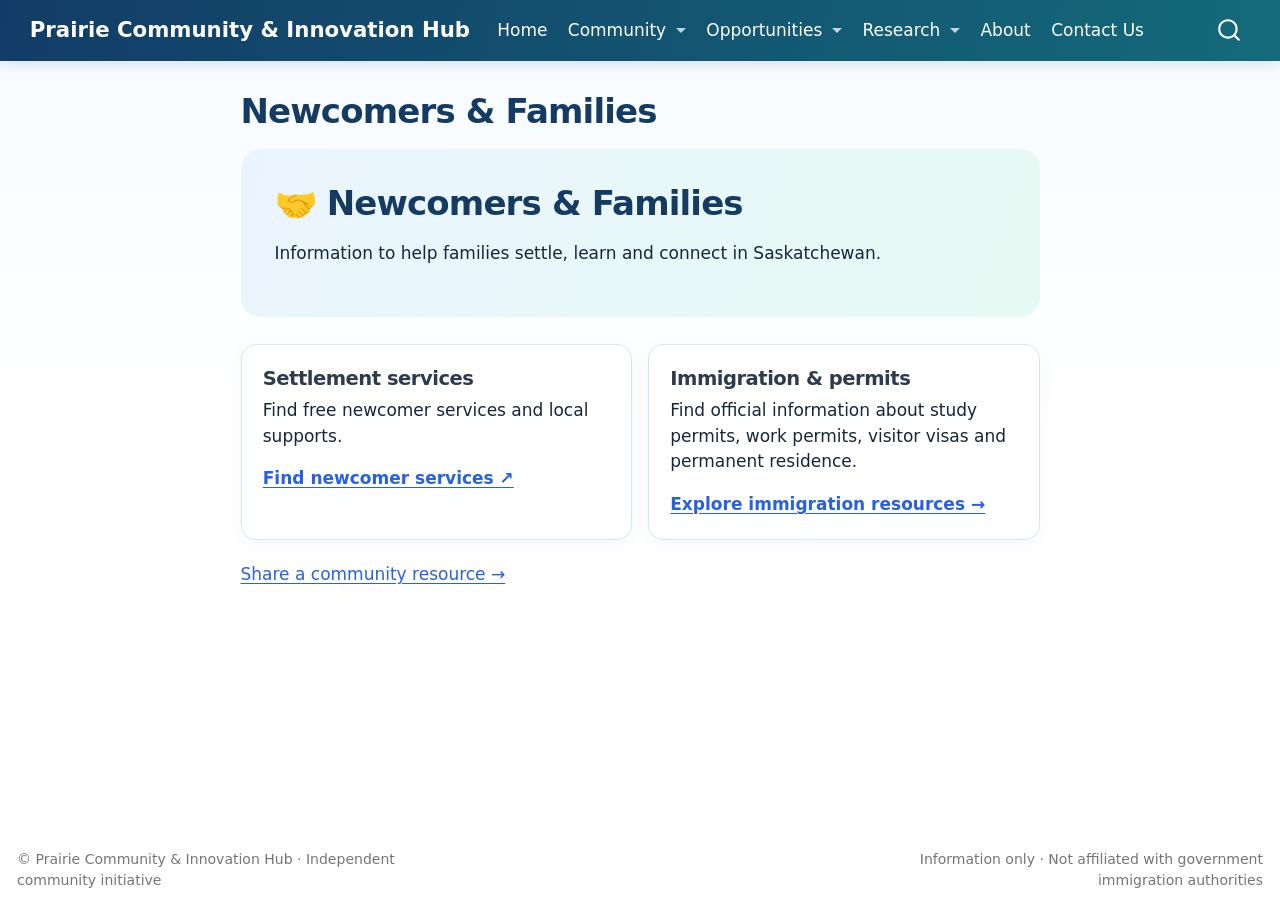
<file: docs/newcomers.html>
<!DOCTYPE html>
<html xmlns="http://www.w3.org/1999/xhtml" lang="en" xml:lang="en"><head>

<meta charset="utf-8">
<meta name="generator" content="quarto-1.6.42">

<meta name="viewport" content="width=device-width, initial-scale=1.0, user-scalable=yes">


<title>Newcomers &amp; Families – Prairie Community &amp; Innovation Hub</title>
<style>
code{white-space: pre-wrap;}
span.smallcaps{font-variant: small-caps;}
div.columns{display: flex; gap: min(4vw, 1.5em);}
div.column{flex: auto; overflow-x: auto;}
div.hanging-indent{margin-left: 1.5em; text-indent: -1.5em;}
ul.task-list{list-style: none;}
ul.task-list li input[type="checkbox"] {
  width: 0.8em;
  margin: 0 0.8em 0.2em -1em; /* quarto-specific, see https://github.com/quarto-dev/quarto-cli/issues/4556 */ 
  vertical-align: middle;
}
</style>


<script src="site_libs/quarto-nav/quarto-nav.js"></script>
<script src="site_libs/quarto-nav/headroom.min.js"></script>
<script src="site_libs/clipboard/clipboard.min.js"></script>
<script src="site_libs/quarto-search/autocomplete.umd.js"></script>
<script src="site_libs/quarto-search/fuse.min.js"></script>
<script src="site_libs/quarto-search/quarto-search.js"></script>
<meta name="quarto:offset" content="./">
<script src="site_libs/quarto-html/quarto.js"></script>
<script src="site_libs/quarto-html/popper.min.js"></script>
<script src="site_libs/quarto-html/tippy.umd.min.js"></script>
<script src="site_libs/quarto-html/anchor.min.js"></script>
<link href="site_libs/quarto-html/tippy.css" rel="stylesheet">
<link href="site_libs/quarto-html/quarto-syntax-highlighting-2f5df379a58b258e96c21c0638c20c03.css" rel="stylesheet" id="quarto-text-highlighting-styles">
<script src="site_libs/bootstrap/bootstrap.min.js"></script>
<link href="site_libs/bootstrap/bootstrap-icons.css" rel="stylesheet">
<link href="site_libs/bootstrap/bootstrap-fad5ab29a14bbe0a7a7d29177f3f13bb.min.css" rel="stylesheet" append-hash="true" id="quarto-bootstrap" data-mode="light">
<script id="quarto-search-options" type="application/json">{
  "location": "navbar",
  "copy-button": false,
  "collapse-after": 3,
  "panel-placement": "end",
  "type": "overlay",
  "limit": 50,
  "keyboard-shortcut": [
    "f",
    "/",
    "s"
  ],
  "show-item-context": false,
  "language": {
    "search-no-results-text": "No results",
    "search-matching-documents-text": "matching documents",
    "search-copy-link-title": "Copy link to search",
    "search-hide-matches-text": "Hide additional matches",
    "search-more-match-text": "more match in this document",
    "search-more-matches-text": "more matches in this document",
    "search-clear-button-title": "Clear",
    "search-text-placeholder": "",
    "search-detached-cancel-button-title": "Cancel",
    "search-submit-button-title": "Submit",
    "search-label": "Search"
  }
}</script>
<style>html{ scroll-behavior: smooth; }</style>


<link rel="stylesheet" href="styles.css">
</head>

<body class="nav-fixed fullcontent">

<div id="quarto-search-results"></div>
  <header id="quarto-header" class="headroom fixed-top">
    <nav class="navbar navbar-expand-lg " data-bs-theme="dark">
      <div class="navbar-container container-fluid">
      <div class="navbar-brand-container mx-auto">
    <a class="navbar-brand" href="./index.html">
    <span class="navbar-title">Prairie Community &amp; Innovation Hub</span>
    </a>
  </div>
            <div id="quarto-search" class="" title="Search"></div>
          <button class="navbar-toggler" type="button" data-bs-toggle="collapse" data-bs-target="#navbarCollapse" aria-controls="navbarCollapse" role="menu" aria-expanded="false" aria-label="Toggle navigation" onclick="if (window.quartoToggleHeadroom) { window.quartoToggleHeadroom(); }">
  <span class="navbar-toggler-icon"></span>
</button>
          <div class="collapse navbar-collapse" id="navbarCollapse">
            <ul class="navbar-nav navbar-nav-scroll me-auto">
  <li class="nav-item">
    <a class="nav-link" href="./index.html"> 
<span class="menu-text">Home</span></a>
  </li>  
  <li class="nav-item dropdown ">
    <a class="nav-link dropdown-toggle" href="#" id="nav-menu-community" role="link" data-bs-toggle="dropdown" aria-expanded="false">
 <span class="menu-text">Community</span>
    </a>
    <ul class="dropdown-menu" aria-labelledby="nav-menu-community">    
        <li>
    <a class="dropdown-item" href="./community.html">
 <span class="dropdown-text">Community Support</span></a>
  </li>  
        <li>
    <a class="dropdown-item" href="./newcomers.html">
 <span class="dropdown-text">Newcomers &amp; Families</span></a>
  </li>  
        <li>
    <a class="dropdown-item" href="./immigration.html">
 <span class="dropdown-text">Immigration &amp; Permits</span></a>
  </li>  
        <li>
    <a class="dropdown-item" href="./health.html">
 <span class="dropdown-text">Health Awareness</span></a>
  </li>  
    </ul>
  </li>
  <li class="nav-item dropdown ">
    <a class="nav-link dropdown-toggle" href="#" id="nav-menu-opportunities" role="link" data-bs-toggle="dropdown" aria-expanded="false">
 <span class="menu-text">Opportunities</span>
    </a>
    <ul class="dropdown-menu" aria-labelledby="nav-menu-opportunities">    
        <li>
    <a class="dropdown-item" href="./education.html">
 <span class="dropdown-text">Education &amp; Training</span></a>
  </li>  
        <li>
    <a class="dropdown-item" href="./jobs.html">
 <span class="dropdown-text">Jobs &amp; Business</span></a>
  </li>  
        <li>
    <a class="dropdown-item" href="./events.html">
 <span class="dropdown-text">Events &amp; Volunteering</span></a>
  </li>  
    </ul>
  </li>
  <li class="nav-item dropdown ">
    <a class="nav-link dropdown-toggle" href="#" id="nav-menu-research" role="link" data-bs-toggle="dropdown" aria-expanded="false">
 <span class="menu-text">Research</span>
    </a>
    <ul class="dropdown-menu" aria-labelledby="nav-menu-research">    
        <li>
    <a class="dropdown-item" href="./research.html">
 <span class="dropdown-text">Research &amp; Data</span></a>
  </li>  
    </ul>
  </li>
  <li class="nav-item">
    <a class="nav-link" href="./about.html"> 
<span class="menu-text">About</span></a>
  </li>  
  <li class="nav-item">
    <a class="nav-link" href="./contact.html"> 
<span class="menu-text">Contact Us</span></a>
  </li>  
</ul>
          </div> <!-- /navcollapse -->
            <div class="quarto-navbar-tools">
</div>
      </div> <!-- /container-fluid -->
    </nav>
</header>
<!-- content -->
<div id="quarto-content" class="quarto-container page-columns page-rows-contents page-layout-article page-navbar">
<!-- sidebar -->
<!-- margin-sidebar -->
    
<!-- main -->
<main class="content" id="quarto-document-content">

<header id="title-block-header" class="quarto-title-block default">
<div class="quarto-title">
<h1 class="title">Newcomers &amp; Families</h1>
</div>



<div class="quarto-title-meta">

    
  
    
  </div>
  


</header>


<div class="section-banner">
<h1>
🤝 Newcomers &amp; Families
</h1>
<p>
Information to help families settle, learn and connect in Saskatchewan.
</p>
</div>
<div class="resource-grid">
<div class="resource-card">
<h3 class="anchored">
Settlement services
</h3>
<p>
Find free newcomer services and local supports.
</p>
<a href="https://www.canada.ca/en/immigration-refugees-citizenship/services/new-immigrants/new-life-canada/help-settle.html">Find newcomer services ↗</a>
</div>
<div class="resource-card">
<h3 class="anchored">
Immigration &amp; permits
</h3>
<p>
Find official information about study permits, work permits, visitor visas and permanent residence.
</p>
<a href="./immigration.html">Explore immigration resources →</a>
</div>
</div>
<p><a href="./contact.html">Share a community resource →</a></p>



</main> <!-- /main -->
<script id="quarto-html-after-body" type="application/javascript">
window.document.addEventListener("DOMContentLoaded", function (event) {
  const toggleBodyColorMode = (bsSheetEl) => {
    const mode = bsSheetEl.getAttribute("data-mode");
    const bodyEl = window.document.querySelector("body");
    if (mode === "dark") {
      bodyEl.classList.add("quarto-dark");
      bodyEl.classList.remove("quarto-light");
    } else {
      bodyEl.classList.add("quarto-light");
      bodyEl.classList.remove("quarto-dark");
    }
  }
  const toggleBodyColorPrimary = () => {
    const bsSheetEl = window.document.querySelector("link#quarto-bootstrap");
    if (bsSheetEl) {
      toggleBodyColorMode(bsSheetEl);
    }
  }
  toggleBodyColorPrimary();  
  const icon = "";
  const anchorJS = new window.AnchorJS();
  anchorJS.options = {
    placement: 'right',
    icon: icon
  };
  anchorJS.add('.anchored');
  const isCodeAnnotation = (el) => {
    for (const clz of el.classList) {
      if (clz.startsWith('code-annotation-')) {                     
        return true;
      }
    }
    return false;
  }
  const onCopySuccess = function(e) {
    // button target
    const button = e.trigger;
    // don't keep focus
    button.blur();
    // flash "checked"
    button.classList.add('code-copy-button-checked');
    var currentTitle = button.getAttribute("title");
    button.setAttribute("title", "Copied!");
    let tooltip;
    if (window.bootstrap) {
      button.setAttribute("data-bs-toggle", "tooltip");
      button.setAttribute("data-bs-placement", "left");
      button.setAttribute("data-bs-title", "Copied!");
      tooltip = new bootstrap.Tooltip(button, 
        { trigger: "manual", 
          customClass: "code-copy-button-tooltip",
          offset: [0, -8]});
      tooltip.show();    
    }
    setTimeout(function() {
      if (tooltip) {
        tooltip.hide();
        button.removeAttribute("data-bs-title");
        button.removeAttribute("data-bs-toggle");
        button.removeAttribute("data-bs-placement");
      }
      button.setAttribute("title", currentTitle);
      button.classList.remove('code-copy-button-checked');
    }, 1000);
    // clear code selection
    e.clearSelection();
  }
  const getTextToCopy = function(trigger) {
      const codeEl = trigger.previousElementSibling.cloneNode(true);
      for (const childEl of codeEl.children) {
        if (isCodeAnnotation(childEl)) {
          childEl.remove();
        }
      }
      return codeEl.innerText;
  }
  const clipboard = new window.ClipboardJS('.code-copy-button:not([data-in-quarto-modal])', {
    text: getTextToCopy
  });
  clipboard.on('success', onCopySuccess);
  if (window.document.getElementById('quarto-embedded-source-code-modal')) {
    const clipboardModal = new window.ClipboardJS('.code-copy-button[data-in-quarto-modal]', {
      text: getTextToCopy,
      container: window.document.getElementById('quarto-embedded-source-code-modal')
    });
    clipboardModal.on('success', onCopySuccess);
  }
    var localhostRegex = new RegExp(/^(?:http|https):\/\/localhost\:?[0-9]*\//);
    var mailtoRegex = new RegExp(/^mailto:/);
      var filterRegex = new RegExp("https:\/\/prairieskcommunityhub\.github\.io\/");
    var isInternal = (href) => {
        return filterRegex.test(href) || localhostRegex.test(href) || mailtoRegex.test(href);
    }
    // Inspect non-navigation links and adorn them if external
 	var links = window.document.querySelectorAll('a[href]:not(.nav-link):not(.navbar-brand):not(.toc-action):not(.sidebar-link):not(.sidebar-item-toggle):not(.pagination-link):not(.no-external):not([aria-hidden]):not(.dropdown-item):not(.quarto-navigation-tool):not(.about-link)');
    for (var i=0; i<links.length; i++) {
      const link = links[i];
      if (!isInternal(link.href)) {
        // undo the damage that might have been done by quarto-nav.js in the case of
        // links that we want to consider external
        if (link.dataset.originalHref !== undefined) {
          link.href = link.dataset.originalHref;
        }
          // target, if specified
          link.setAttribute("target", "_blank");
          if (link.getAttribute("rel") === null) {
            link.setAttribute("rel", "noopener");
          }
      }
    }
  function tippyHover(el, contentFn, onTriggerFn, onUntriggerFn) {
    const config = {
      allowHTML: true,
      maxWidth: 500,
      delay: 100,
      arrow: false,
      appendTo: function(el) {
          return el.parentElement;
      },
      interactive: true,
      interactiveBorder: 10,
      theme: 'quarto',
      placement: 'bottom-start',
    };
    if (contentFn) {
      config.content = contentFn;
    }
    if (onTriggerFn) {
      config.onTrigger = onTriggerFn;
    }
    if (onUntriggerFn) {
      config.onUntrigger = onUntriggerFn;
    }
    window.tippy(el, config); 
  }
  const noterefs = window.document.querySelectorAll('a[role="doc-noteref"]');
  for (var i=0; i<noterefs.length; i++) {
    const ref = noterefs[i];
    tippyHover(ref, function() {
      // use id or data attribute instead here
      let href = ref.getAttribute('data-footnote-href') || ref.getAttribute('href');
      try { href = new URL(href).hash; } catch {}
      const id = href.replace(/^#\/?/, "");
      const note = window.document.getElementById(id);
      if (note) {
        return note.innerHTML;
      } else {
        return "";
      }
    });
  }
  const xrefs = window.document.querySelectorAll('a.quarto-xref');
  const processXRef = (id, note) => {
    // Strip column container classes
    const stripColumnClz = (el) => {
      el.classList.remove("page-full", "page-columns");
      if (el.children) {
        for (const child of el.children) {
          stripColumnClz(child);
        }
      }
    }
    stripColumnClz(note)
    if (id === null || id.startsWith('sec-')) {
      // Special case sections, only their first couple elements
      const container = document.createElement("div");
      if (note.children && note.children.length > 2) {
        container.appendChild(note.children[0].cloneNode(true));
        for (let i = 1; i < note.children.length; i++) {
          const child = note.children[i];
          if (child.tagName === "P" && child.innerText === "") {
            continue;
          } else {
            container.appendChild(child.cloneNode(true));
            break;
          }
        }
        if (window.Quarto?.typesetMath) {
          window.Quarto.typesetMath(container);
        }
        return container.innerHTML
      } else {
        if (window.Quarto?.typesetMath) {
          window.Quarto.typesetMath(note);
        }
        return note.innerHTML;
      }
    } else {
      // Remove any anchor links if they are present
      const anchorLink = note.querySelector('a.anchorjs-link');
      if (anchorLink) {
        anchorLink.remove();
      }
      if (window.Quarto?.typesetMath) {
        window.Quarto.typesetMath(note);
      }
      if (note.classList.contains("callout")) {
        return note.outerHTML;
      } else {
        return note.innerHTML;
      }
    }
  }
  for (var i=0; i<xrefs.length; i++) {
    const xref = xrefs[i];
    tippyHover(xref, undefined, function(instance) {
      instance.disable();
      let url = xref.getAttribute('href');
      let hash = undefined; 
      if (url.startsWith('#')) {
        hash = url;
      } else {
        try { hash = new URL(url).hash; } catch {}
      }
      if (hash) {
        const id = hash.replace(/^#\/?/, "");
        const note = window.document.getElementById(id);
        if (note !== null) {
          try {
            const html = processXRef(id, note.cloneNode(true));
            instance.setContent(html);
          } finally {
            instance.enable();
            instance.show();
          }
        } else {
          // See if we can fetch this
          fetch(url.split('#')[0])
          .then(res => res.text())
          .then(html => {
            const parser = new DOMParser();
            const htmlDoc = parser.parseFromString(html, "text/html");
            const note = htmlDoc.getElementById(id);
            if (note !== null) {
              const html = processXRef(id, note);
              instance.setContent(html);
            } 
          }).finally(() => {
            instance.enable();
            instance.show();
          });
        }
      } else {
        // See if we can fetch a full url (with no hash to target)
        // This is a special case and we should probably do some content thinning / targeting
        fetch(url)
        .then(res => res.text())
        .then(html => {
          const parser = new DOMParser();
          const htmlDoc = parser.parseFromString(html, "text/html");
          const note = htmlDoc.querySelector('main.content');
          if (note !== null) {
            // This should only happen for chapter cross references
            // (since there is no id in the URL)
            // remove the first header
            if (note.children.length > 0 && note.children[0].tagName === "HEADER") {
              note.children[0].remove();
            }
            const html = processXRef(null, note);
            instance.setContent(html);
          } 
        }).finally(() => {
          instance.enable();
          instance.show();
        });
      }
    }, function(instance) {
    });
  }
      let selectedAnnoteEl;
      const selectorForAnnotation = ( cell, annotation) => {
        let cellAttr = 'data-code-cell="' + cell + '"';
        let lineAttr = 'data-code-annotation="' +  annotation + '"';
        const selector = 'span[' + cellAttr + '][' + lineAttr + ']';
        return selector;
      }
      const selectCodeLines = (annoteEl) => {
        const doc = window.document;
        const targetCell = annoteEl.getAttribute("data-target-cell");
        const targetAnnotation = annoteEl.getAttribute("data-target-annotation");
        const annoteSpan = window.document.querySelector(selectorForAnnotation(targetCell, targetAnnotation));
        const lines = annoteSpan.getAttribute("data-code-lines").split(",");
        const lineIds = lines.map((line) => {
          return targetCell + "-" + line;
        })
        let top = null;
        let height = null;
        let parent = null;
        if (lineIds.length > 0) {
            //compute the position of the single el (top and bottom and make a div)
            const el = window.document.getElementById(lineIds[0]);
            top = el.offsetTop;
            height = el.offsetHeight;
            parent = el.parentElement.parentElement;
          if (lineIds.length > 1) {
            const lastEl = window.document.getElementById(lineIds[lineIds.length - 1]);
            const bottom = lastEl.offsetTop + lastEl.offsetHeight;
            height = bottom - top;
          }
          if (top !== null && height !== null && parent !== null) {
            // cook up a div (if necessary) and position it 
            let div = window.document.getElementById("code-annotation-line-highlight");
            if (div === null) {
              div = window.document.createElement("div");
              div.setAttribute("id", "code-annotation-line-highlight");
              div.style.position = 'absolute';
              parent.appendChild(div);
            }
            div.style.top = top - 2 + "px";
            div.style.height = height + 4 + "px";
            div.style.left = 0;
            let gutterDiv = window.document.getElementById("code-annotation-line-highlight-gutter");
            if (gutterDiv === null) {
              gutterDiv = window.document.createElement("div");
              gutterDiv.setAttribute("id", "code-annotation-line-highlight-gutter");
              gutterDiv.style.position = 'absolute';
              const codeCell = window.document.getElementById(targetCell);
              const gutter = codeCell.querySelector('.code-annotation-gutter');
              gutter.appendChild(gutterDiv);
            }
            gutterDiv.style.top = top - 2 + "px";
            gutterDiv.style.height = height + 4 + "px";
          }
          selectedAnnoteEl = annoteEl;
        }
      };
      const unselectCodeLines = () => {
        const elementsIds = ["code-annotation-line-highlight", "code-annotation-line-highlight-gutter"];
        elementsIds.forEach((elId) => {
          const div = window.document.getElementById(elId);
          if (div) {
            div.remove();
          }
        });
        selectedAnnoteEl = undefined;
      };
        // Handle positioning of the toggle
    window.addEventListener(
      "resize",
      throttle(() => {
        elRect = undefined;
        if (selectedAnnoteEl) {
          selectCodeLines(selectedAnnoteEl);
        }
      }, 10)
    );
    function throttle(fn, ms) {
    let throttle = false;
    let timer;
      return (...args) => {
        if(!throttle) { // first call gets through
            fn.apply(this, args);
            throttle = true;
        } else { // all the others get throttled
            if(timer) clearTimeout(timer); // cancel #2
            timer = setTimeout(() => {
              fn.apply(this, args);
              timer = throttle = false;
            }, ms);
        }
      };
    }
      // Attach click handler to the DT
      const annoteDls = window.document.querySelectorAll('dt[data-target-cell]');
      for (const annoteDlNode of annoteDls) {
        annoteDlNode.addEventListener('click', (event) => {
          const clickedEl = event.target;
          if (clickedEl !== selectedAnnoteEl) {
            unselectCodeLines();
            const activeEl = window.document.querySelector('dt[data-target-cell].code-annotation-active');
            if (activeEl) {
              activeEl.classList.remove('code-annotation-active');
            }
            selectCodeLines(clickedEl);
            clickedEl.classList.add('code-annotation-active');
          } else {
            // Unselect the line
            unselectCodeLines();
            clickedEl.classList.remove('code-annotation-active');
          }
        });
      }
  const findCites = (el) => {
    const parentEl = el.parentElement;
    if (parentEl) {
      const cites = parentEl.dataset.cites;
      if (cites) {
        return {
          el,
          cites: cites.split(' ')
        };
      } else {
        return findCites(el.parentElement)
      }
    } else {
      return undefined;
    }
  };
  var bibliorefs = window.document.querySelectorAll('a[role="doc-biblioref"]');
  for (var i=0; i<bibliorefs.length; i++) {
    const ref = bibliorefs[i];
    const citeInfo = findCites(ref);
    if (citeInfo) {
      tippyHover(citeInfo.el, function() {
        var popup = window.document.createElement('div');
        citeInfo.cites.forEach(function(cite) {
          var citeDiv = window.document.createElement('div');
          citeDiv.classList.add('hanging-indent');
          citeDiv.classList.add('csl-entry');
          var biblioDiv = window.document.getElementById('ref-' + cite);
          if (biblioDiv) {
            citeDiv.innerHTML = biblioDiv.innerHTML;
          }
          popup.appendChild(citeDiv);
        });
        return popup.innerHTML;
      });
    }
  }
});
</script>
</div> <!-- /content -->
<footer class="footer">
  <div class="nav-footer">
    <div class="nav-footer-left">
<p>© Prairie Community &amp; Innovation Hub · Independent community initiative</p>
</div>   
    <div class="nav-footer-center">
      &nbsp;
    </div>
    <div class="nav-footer-right">
<p>Information only · Not affiliated with government immigration authorities</p>
</div>
  </div>
</footer>




<script src="site_libs/quarto-html/zenscroll-min.js"></script>
</body></html>
</file>
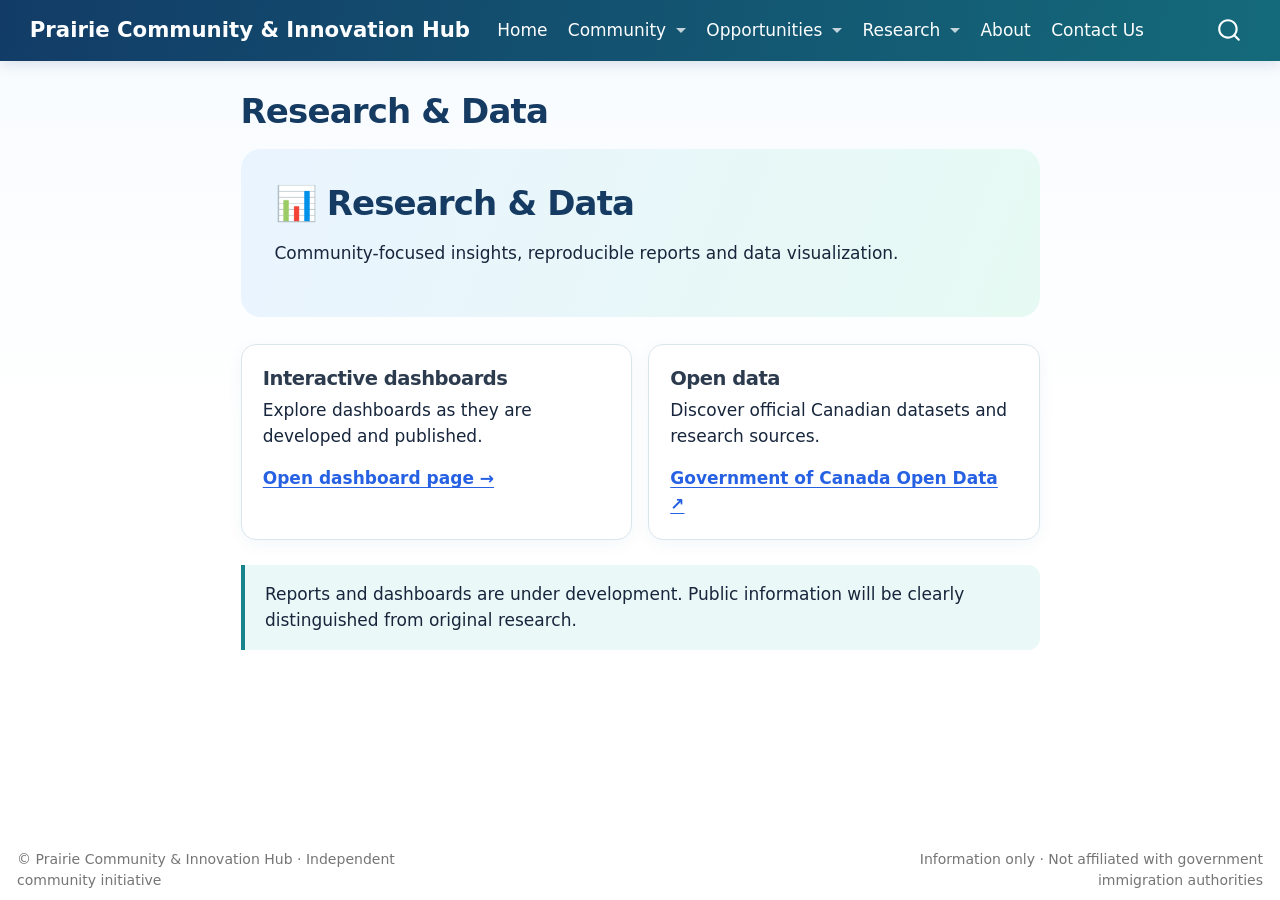
<file: docs/research.html>
<!DOCTYPE html>
<html xmlns="http://www.w3.org/1999/xhtml" lang="en" xml:lang="en"><head>

<meta charset="utf-8">
<meta name="generator" content="quarto-1.6.42">

<meta name="viewport" content="width=device-width, initial-scale=1.0, user-scalable=yes">


<title>Research &amp; Data – Prairie Community &amp; Innovation Hub</title>
<style>
code{white-space: pre-wrap;}
span.smallcaps{font-variant: small-caps;}
div.columns{display: flex; gap: min(4vw, 1.5em);}
div.column{flex: auto; overflow-x: auto;}
div.hanging-indent{margin-left: 1.5em; text-indent: -1.5em;}
ul.task-list{list-style: none;}
ul.task-list li input[type="checkbox"] {
  width: 0.8em;
  margin: 0 0.8em 0.2em -1em; /* quarto-specific, see https://github.com/quarto-dev/quarto-cli/issues/4556 */ 
  vertical-align: middle;
}
</style>


<script src="site_libs/quarto-nav/quarto-nav.js"></script>
<script src="site_libs/quarto-nav/headroom.min.js"></script>
<script src="site_libs/clipboard/clipboard.min.js"></script>
<script src="site_libs/quarto-search/autocomplete.umd.js"></script>
<script src="site_libs/quarto-search/fuse.min.js"></script>
<script src="site_libs/quarto-search/quarto-search.js"></script>
<meta name="quarto:offset" content="./">
<script src="site_libs/quarto-html/quarto.js"></script>
<script src="site_libs/quarto-html/popper.min.js"></script>
<script src="site_libs/quarto-html/tippy.umd.min.js"></script>
<script src="site_libs/quarto-html/anchor.min.js"></script>
<link href="site_libs/quarto-html/tippy.css" rel="stylesheet">
<link href="site_libs/quarto-html/quarto-syntax-highlighting-2f5df379a58b258e96c21c0638c20c03.css" rel="stylesheet" id="quarto-text-highlighting-styles">
<script src="site_libs/bootstrap/bootstrap.min.js"></script>
<link href="site_libs/bootstrap/bootstrap-icons.css" rel="stylesheet">
<link href="site_libs/bootstrap/bootstrap-fad5ab29a14bbe0a7a7d29177f3f13bb.min.css" rel="stylesheet" append-hash="true" id="quarto-bootstrap" data-mode="light">
<script id="quarto-search-options" type="application/json">{
  "location": "navbar",
  "copy-button": false,
  "collapse-after": 3,
  "panel-placement": "end",
  "type": "overlay",
  "limit": 50,
  "keyboard-shortcut": [
    "f",
    "/",
    "s"
  ],
  "show-item-context": false,
  "language": {
    "search-no-results-text": "No results",
    "search-matching-documents-text": "matching documents",
    "search-copy-link-title": "Copy link to search",
    "search-hide-matches-text": "Hide additional matches",
    "search-more-match-text": "more match in this document",
    "search-more-matches-text": "more matches in this document",
    "search-clear-button-title": "Clear",
    "search-text-placeholder": "",
    "search-detached-cancel-button-title": "Cancel",
    "search-submit-button-title": "Submit",
    "search-label": "Search"
  }
}</script>
<style>html{ scroll-behavior: smooth; }</style>


<link rel="stylesheet" href="styles.css">
</head>

<body class="nav-fixed fullcontent">

<div id="quarto-search-results"></div>
  <header id="quarto-header" class="headroom fixed-top">
    <nav class="navbar navbar-expand-lg " data-bs-theme="dark">
      <div class="navbar-container container-fluid">
      <div class="navbar-brand-container mx-auto">
    <a class="navbar-brand" href="./index.html">
    <span class="navbar-title">Prairie Community &amp; Innovation Hub</span>
    </a>
  </div>
            <div id="quarto-search" class="" title="Search"></div>
          <button class="navbar-toggler" type="button" data-bs-toggle="collapse" data-bs-target="#navbarCollapse" aria-controls="navbarCollapse" role="menu" aria-expanded="false" aria-label="Toggle navigation" onclick="if (window.quartoToggleHeadroom) { window.quartoToggleHeadroom(); }">
  <span class="navbar-toggler-icon"></span>
</button>
          <div class="collapse navbar-collapse" id="navbarCollapse">
            <ul class="navbar-nav navbar-nav-scroll me-auto">
  <li class="nav-item">
    <a class="nav-link" href="./index.html"> 
<span class="menu-text">Home</span></a>
  </li>  
  <li class="nav-item dropdown ">
    <a class="nav-link dropdown-toggle" href="#" id="nav-menu-community" role="link" data-bs-toggle="dropdown" aria-expanded="false">
 <span class="menu-text">Community</span>
    </a>
    <ul class="dropdown-menu" aria-labelledby="nav-menu-community">    
        <li>
    <a class="dropdown-item" href="./community.html">
 <span class="dropdown-text">Community Support</span></a>
  </li>  
        <li>
    <a class="dropdown-item" href="./newcomers.html">
 <span class="dropdown-text">Newcomers &amp; Families</span></a>
  </li>  
        <li>
    <a class="dropdown-item" href="./immigration.html">
 <span class="dropdown-text">Immigration &amp; Permits</span></a>
  </li>  
        <li>
    <a class="dropdown-item" href="./health.html">
 <span class="dropdown-text">Health Awareness</span></a>
  </li>  
    </ul>
  </li>
  <li class="nav-item dropdown ">
    <a class="nav-link dropdown-toggle" href="#" id="nav-menu-opportunities" role="link" data-bs-toggle="dropdown" aria-expanded="false">
 <span class="menu-text">Opportunities</span>
    </a>
    <ul class="dropdown-menu" aria-labelledby="nav-menu-opportunities">    
        <li>
    <a class="dropdown-item" href="./education.html">
 <span class="dropdown-text">Education &amp; Training</span></a>
  </li>  
        <li>
    <a class="dropdown-item" href="./jobs.html">
 <span class="dropdown-text">Jobs &amp; Business</span></a>
  </li>  
        <li>
    <a class="dropdown-item" href="./events.html">
 <span class="dropdown-text">Events &amp; Volunteering</span></a>
  </li>  
    </ul>
  </li>
  <li class="nav-item dropdown ">
    <a class="nav-link dropdown-toggle" href="#" id="nav-menu-research" role="link" data-bs-toggle="dropdown" aria-expanded="false">
 <span class="menu-text">Research</span>
    </a>
    <ul class="dropdown-menu" aria-labelledby="nav-menu-research">    
        <li>
    <a class="dropdown-item" href="./research.html">
 <span class="dropdown-text">Research &amp; Data</span></a>
  </li>  
    </ul>
  </li>
  <li class="nav-item">
    <a class="nav-link" href="./about.html"> 
<span class="menu-text">About</span></a>
  </li>  
  <li class="nav-item">
    <a class="nav-link" href="./contact.html"> 
<span class="menu-text">Contact Us</span></a>
  </li>  
</ul>
          </div> <!-- /navcollapse -->
            <div class="quarto-navbar-tools">
</div>
      </div> <!-- /container-fluid -->
    </nav>
</header>
<!-- content -->
<div id="quarto-content" class="quarto-container page-columns page-rows-contents page-layout-article page-navbar">
<!-- sidebar -->
<!-- margin-sidebar -->
    
<!-- main -->
<main class="content" id="quarto-document-content">

<header id="title-block-header" class="quarto-title-block default">
<div class="quarto-title">
<h1 class="title">Research &amp; Data</h1>
</div>



<div class="quarto-title-meta">

    
  
    
  </div>
  


</header>


<div class="section-banner">
<h1>
📊 Research &amp; Data
</h1>
<p>
Community-focused insights, reproducible reports and data visualization.
</p>
</div>
<div class="resource-grid">
<div class="resource-card">
<h3 class="anchored">
Interactive dashboards
</h3>
<p>
Explore dashboards as they are developed and published.
</p>
<a href="./dashboard.html">Open dashboard page →</a>
</div>
<div class="resource-card">
<h3 class="anchored">
Open data
</h3>
<p>
Discover official Canadian datasets and research sources.
</p>
<a href="https://open.canada.ca/en/open-data">Government of Canada Open Data ↗</a>
</div>
</div>
<div class="note">
Reports and dashboards are under development. Public information will be clearly distinguished from original research.
</div>



</main> <!-- /main -->
<script id="quarto-html-after-body" type="application/javascript">
window.document.addEventListener("DOMContentLoaded", function (event) {
  const toggleBodyColorMode = (bsSheetEl) => {
    const mode = bsSheetEl.getAttribute("data-mode");
    const bodyEl = window.document.querySelector("body");
    if (mode === "dark") {
      bodyEl.classList.add("quarto-dark");
      bodyEl.classList.remove("quarto-light");
    } else {
      bodyEl.classList.add("quarto-light");
      bodyEl.classList.remove("quarto-dark");
    }
  }
  const toggleBodyColorPrimary = () => {
    const bsSheetEl = window.document.querySelector("link#quarto-bootstrap");
    if (bsSheetEl) {
      toggleBodyColorMode(bsSheetEl);
    }
  }
  toggleBodyColorPrimary();  
  const icon = "";
  const anchorJS = new window.AnchorJS();
  anchorJS.options = {
    placement: 'right',
    icon: icon
  };
  anchorJS.add('.anchored');
  const isCodeAnnotation = (el) => {
    for (const clz of el.classList) {
      if (clz.startsWith('code-annotation-')) {                     
        return true;
      }
    }
    return false;
  }
  const onCopySuccess = function(e) {
    // button target
    const button = e.trigger;
    // don't keep focus
    button.blur();
    // flash "checked"
    button.classList.add('code-copy-button-checked');
    var currentTitle = button.getAttribute("title");
    button.setAttribute("title", "Copied!");
    let tooltip;
    if (window.bootstrap) {
      button.setAttribute("data-bs-toggle", "tooltip");
      button.setAttribute("data-bs-placement", "left");
      button.setAttribute("data-bs-title", "Copied!");
      tooltip = new bootstrap.Tooltip(button, 
        { trigger: "manual", 
          customClass: "code-copy-button-tooltip",
          offset: [0, -8]});
      tooltip.show();    
    }
    setTimeout(function() {
      if (tooltip) {
        tooltip.hide();
        button.removeAttribute("data-bs-title");
        button.removeAttribute("data-bs-toggle");
        button.removeAttribute("data-bs-placement");
      }
      button.setAttribute("title", currentTitle);
      button.classList.remove('code-copy-button-checked');
    }, 1000);
    // clear code selection
    e.clearSelection();
  }
  const getTextToCopy = function(trigger) {
      const codeEl = trigger.previousElementSibling.cloneNode(true);
      for (const childEl of codeEl.children) {
        if (isCodeAnnotation(childEl)) {
          childEl.remove();
        }
      }
      return codeEl.innerText;
  }
  const clipboard = new window.ClipboardJS('.code-copy-button:not([data-in-quarto-modal])', {
    text: getTextToCopy
  });
  clipboard.on('success', onCopySuccess);
  if (window.document.getElementById('quarto-embedded-source-code-modal')) {
    const clipboardModal = new window.ClipboardJS('.code-copy-button[data-in-quarto-modal]', {
      text: getTextToCopy,
      container: window.document.getElementById('quarto-embedded-source-code-modal')
    });
    clipboardModal.on('success', onCopySuccess);
  }
    var localhostRegex = new RegExp(/^(?:http|https):\/\/localhost\:?[0-9]*\//);
    var mailtoRegex = new RegExp(/^mailto:/);
      var filterRegex = new RegExp("https:\/\/prairieskcommunityhub\.github\.io\/");
    var isInternal = (href) => {
        return filterRegex.test(href) || localhostRegex.test(href) || mailtoRegex.test(href);
    }
    // Inspect non-navigation links and adorn them if external
 	var links = window.document.querySelectorAll('a[href]:not(.nav-link):not(.navbar-brand):not(.toc-action):not(.sidebar-link):not(.sidebar-item-toggle):not(.pagination-link):not(.no-external):not([aria-hidden]):not(.dropdown-item):not(.quarto-navigation-tool):not(.about-link)');
    for (var i=0; i<links.length; i++) {
      const link = links[i];
      if (!isInternal(link.href)) {
        // undo the damage that might have been done by quarto-nav.js in the case of
        // links that we want to consider external
        if (link.dataset.originalHref !== undefined) {
          link.href = link.dataset.originalHref;
        }
          // target, if specified
          link.setAttribute("target", "_blank");
          if (link.getAttribute("rel") === null) {
            link.setAttribute("rel", "noopener");
          }
      }
    }
  function tippyHover(el, contentFn, onTriggerFn, onUntriggerFn) {
    const config = {
      allowHTML: true,
      maxWidth: 500,
      delay: 100,
      arrow: false,
      appendTo: function(el) {
          return el.parentElement;
      },
      interactive: true,
      interactiveBorder: 10,
      theme: 'quarto',
      placement: 'bottom-start',
    };
    if (contentFn) {
      config.content = contentFn;
    }
    if (onTriggerFn) {
      config.onTrigger = onTriggerFn;
    }
    if (onUntriggerFn) {
      config.onUntrigger = onUntriggerFn;
    }
    window.tippy(el, config); 
  }
  const noterefs = window.document.querySelectorAll('a[role="doc-noteref"]');
  for (var i=0; i<noterefs.length; i++) {
    const ref = noterefs[i];
    tippyHover(ref, function() {
      // use id or data attribute instead here
      let href = ref.getAttribute('data-footnote-href') || ref.getAttribute('href');
      try { href = new URL(href).hash; } catch {}
      const id = href.replace(/^#\/?/, "");
      const note = window.document.getElementById(id);
      if (note) {
        return note.innerHTML;
      } else {
        return "";
      }
    });
  }
  const xrefs = window.document.querySelectorAll('a.quarto-xref');
  const processXRef = (id, note) => {
    // Strip column container classes
    const stripColumnClz = (el) => {
      el.classList.remove("page-full", "page-columns");
      if (el.children) {
        for (const child of el.children) {
          stripColumnClz(child);
        }
      }
    }
    stripColumnClz(note)
    if (id === null || id.startsWith('sec-')) {
      // Special case sections, only their first couple elements
      const container = document.createElement("div");
      if (note.children && note.children.length > 2) {
        container.appendChild(note.children[0].cloneNode(true));
        for (let i = 1; i < note.children.length; i++) {
          const child = note.children[i];
          if (child.tagName === "P" && child.innerText === "") {
            continue;
          } else {
            container.appendChild(child.cloneNode(true));
            break;
          }
        }
        if (window.Quarto?.typesetMath) {
          window.Quarto.typesetMath(container);
        }
        return container.innerHTML
      } else {
        if (window.Quarto?.typesetMath) {
          window.Quarto.typesetMath(note);
        }
        return note.innerHTML;
      }
    } else {
      // Remove any anchor links if they are present
      const anchorLink = note.querySelector('a.anchorjs-link');
      if (anchorLink) {
        anchorLink.remove();
      }
      if (window.Quarto?.typesetMath) {
        window.Quarto.typesetMath(note);
      }
      if (note.classList.contains("callout")) {
        return note.outerHTML;
      } else {
        return note.innerHTML;
      }
    }
  }
  for (var i=0; i<xrefs.length; i++) {
    const xref = xrefs[i];
    tippyHover(xref, undefined, function(instance) {
      instance.disable();
      let url = xref.getAttribute('href');
      let hash = undefined; 
      if (url.startsWith('#')) {
        hash = url;
      } else {
        try { hash = new URL(url).hash; } catch {}
      }
      if (hash) {
        const id = hash.replace(/^#\/?/, "");
        const note = window.document.getElementById(id);
        if (note !== null) {
          try {
            const html = processXRef(id, note.cloneNode(true));
            instance.setContent(html);
          } finally {
            instance.enable();
            instance.show();
          }
        } else {
          // See if we can fetch this
          fetch(url.split('#')[0])
          .then(res => res.text())
          .then(html => {
            const parser = new DOMParser();
            const htmlDoc = parser.parseFromString(html, "text/html");
            const note = htmlDoc.getElementById(id);
            if (note !== null) {
              const html = processXRef(id, note);
              instance.setContent(html);
            } 
          }).finally(() => {
            instance.enable();
            instance.show();
          });
        }
      } else {
        // See if we can fetch a full url (with no hash to target)
        // This is a special case and we should probably do some content thinning / targeting
        fetch(url)
        .then(res => res.text())
        .then(html => {
          const parser = new DOMParser();
          const htmlDoc = parser.parseFromString(html, "text/html");
          const note = htmlDoc.querySelector('main.content');
          if (note !== null) {
            // This should only happen for chapter cross references
            // (since there is no id in the URL)
            // remove the first header
            if (note.children.length > 0 && note.children[0].tagName === "HEADER") {
              note.children[0].remove();
            }
            const html = processXRef(null, note);
            instance.setContent(html);
          } 
        }).finally(() => {
          instance.enable();
          instance.show();
        });
      }
    }, function(instance) {
    });
  }
      let selectedAnnoteEl;
      const selectorForAnnotation = ( cell, annotation) => {
        let cellAttr = 'data-code-cell="' + cell + '"';
        let lineAttr = 'data-code-annotation="' +  annotation + '"';
        const selector = 'span[' + cellAttr + '][' + lineAttr + ']';
        return selector;
      }
      const selectCodeLines = (annoteEl) => {
        const doc = window.document;
        const targetCell = annoteEl.getAttribute("data-target-cell");
        const targetAnnotation = annoteEl.getAttribute("data-target-annotation");
        const annoteSpan = window.document.querySelector(selectorForAnnotation(targetCell, targetAnnotation));
        const lines = annoteSpan.getAttribute("data-code-lines").split(",");
        const lineIds = lines.map((line) => {
          return targetCell + "-" + line;
        })
        let top = null;
        let height = null;
        let parent = null;
        if (lineIds.length > 0) {
            //compute the position of the single el (top and bottom and make a div)
            const el = window.document.getElementById(lineIds[0]);
            top = el.offsetTop;
            height = el.offsetHeight;
            parent = el.parentElement.parentElement;
          if (lineIds.length > 1) {
            const lastEl = window.document.getElementById(lineIds[lineIds.length - 1]);
            const bottom = lastEl.offsetTop + lastEl.offsetHeight;
            height = bottom - top;
          }
          if (top !== null && height !== null && parent !== null) {
            // cook up a div (if necessary) and position it 
            let div = window.document.getElementById("code-annotation-line-highlight");
            if (div === null) {
              div = window.document.createElement("div");
              div.setAttribute("id", "code-annotation-line-highlight");
              div.style.position = 'absolute';
              parent.appendChild(div);
            }
            div.style.top = top - 2 + "px";
            div.style.height = height + 4 + "px";
            div.style.left = 0;
            let gutterDiv = window.document.getElementById("code-annotation-line-highlight-gutter");
            if (gutterDiv === null) {
              gutterDiv = window.document.createElement("div");
              gutterDiv.setAttribute("id", "code-annotation-line-highlight-gutter");
              gutterDiv.style.position = 'absolute';
              const codeCell = window.document.getElementById(targetCell);
              const gutter = codeCell.querySelector('.code-annotation-gutter');
              gutter.appendChild(gutterDiv);
            }
            gutterDiv.style.top = top - 2 + "px";
            gutterDiv.style.height = height + 4 + "px";
          }
          selectedAnnoteEl = annoteEl;
        }
      };
      const unselectCodeLines = () => {
        const elementsIds = ["code-annotation-line-highlight", "code-annotation-line-highlight-gutter"];
        elementsIds.forEach((elId) => {
          const div = window.document.getElementById(elId);
          if (div) {
            div.remove();
          }
        });
        selectedAnnoteEl = undefined;
      };
        // Handle positioning of the toggle
    window.addEventListener(
      "resize",
      throttle(() => {
        elRect = undefined;
        if (selectedAnnoteEl) {
          selectCodeLines(selectedAnnoteEl);
        }
      }, 10)
    );
    function throttle(fn, ms) {
    let throttle = false;
    let timer;
      return (...args) => {
        if(!throttle) { // first call gets through
            fn.apply(this, args);
            throttle = true;
        } else { // all the others get throttled
            if(timer) clearTimeout(timer); // cancel #2
            timer = setTimeout(() => {
              fn.apply(this, args);
              timer = throttle = false;
            }, ms);
        }
      };
    }
      // Attach click handler to the DT
      const annoteDls = window.document.querySelectorAll('dt[data-target-cell]');
      for (const annoteDlNode of annoteDls) {
        annoteDlNode.addEventListener('click', (event) => {
          const clickedEl = event.target;
          if (clickedEl !== selectedAnnoteEl) {
            unselectCodeLines();
            const activeEl = window.document.querySelector('dt[data-target-cell].code-annotation-active');
            if (activeEl) {
              activeEl.classList.remove('code-annotation-active');
            }
            selectCodeLines(clickedEl);
            clickedEl.classList.add('code-annotation-active');
          } else {
            // Unselect the line
            unselectCodeLines();
            clickedEl.classList.remove('code-annotation-active');
          }
        });
      }
  const findCites = (el) => {
    const parentEl = el.parentElement;
    if (parentEl) {
      const cites = parentEl.dataset.cites;
      if (cites) {
        return {
          el,
          cites: cites.split(' ')
        };
      } else {
        return findCites(el.parentElement)
      }
    } else {
      return undefined;
    }
  };
  var bibliorefs = window.document.querySelectorAll('a[role="doc-biblioref"]');
  for (var i=0; i<bibliorefs.length; i++) {
    const ref = bibliorefs[i];
    const citeInfo = findCites(ref);
    if (citeInfo) {
      tippyHover(citeInfo.el, function() {
        var popup = window.document.createElement('div');
        citeInfo.cites.forEach(function(cite) {
          var citeDiv = window.document.createElement('div');
          citeDiv.classList.add('hanging-indent');
          citeDiv.classList.add('csl-entry');
          var biblioDiv = window.document.getElementById('ref-' + cite);
          if (biblioDiv) {
            citeDiv.innerHTML = biblioDiv.innerHTML;
          }
          popup.appendChild(citeDiv);
        });
        return popup.innerHTML;
      });
    }
  }
});
</script>
</div> <!-- /content -->
<footer class="footer">
  <div class="nav-footer">
    <div class="nav-footer-left">
<p>© Prairie Community &amp; Innovation Hub · Independent community initiative</p>
</div>   
    <div class="nav-footer-center">
      &nbsp;
    </div>
    <div class="nav-footer-right">
<p>Information only · Not affiliated with government immigration authorities</p>
</div>
  </div>
</footer>




<script src="site_libs/quarto-html/zenscroll-min.js"></script>
</body></html>
</file>
<file: docs/site_libs/quarto-html/tippy.css>
.tippy-box[data-animation=fade][data-state=hidden]{opacity:0}[data-tippy-root]{max-width:calc(100vw - 10px)}.tippy-box{position:relative;background-color:#333;color:#fff;border-radius:4px;font-size:14px;line-height:1.4;white-space:normal;outline:0;transition-property:transform,visibility,opacity}.tippy-box[data-placement^=top]>.tippy-arrow{bottom:0}.tippy-box[data-placement^=top]>.tippy-arrow:before{bottom:-7px;left:0;border-width:8px 8px 0;border-top-color:initial;transform-origin:center top}.tippy-box[data-placement^=bottom]>.tippy-arrow{top:0}.tippy-box[data-placement^=bottom]>.tippy-arrow:before{top:-7px;left:0;border-width:0 8px 8px;border-bottom-color:initial;transform-origin:center bottom}.tippy-box[data-placement^=left]>.tippy-arrow{right:0}.tippy-box[data-placement^=left]>.tippy-arrow:before{border-width:8px 0 8px 8px;border-left-color:initial;right:-7px;transform-origin:center left}.tippy-box[data-placement^=right]>.tippy-arrow{left:0}.tippy-box[data-placement^=right]>.tippy-arrow:before{left:-7px;border-width:8px 8px 8px 0;border-right-color:initial;transform-origin:center right}.tippy-box[data-inertia][data-state=visible]{transition-timing-function:cubic-bezier(.54,1.5,.38,1.11)}.tippy-arrow{width:16px;height:16px;color:#333}.tippy-arrow:before{content:"";position:absolute;border-color:transparent;border-style:solid}.tippy-content{position:relative;padding:5px 9px;z-index:1}
</file>
<file: docs/site_libs/quarto-html/quarto-syntax-highlighting-2f5df379a58b258e96c21c0638c20c03.css>
/* quarto syntax highlight colors */
:root {
  --quarto-hl-ot-color: #003B4F;
  --quarto-hl-at-color: #657422;
  --quarto-hl-ss-color: #20794D;
  --quarto-hl-an-color: #5E5E5E;
  --quarto-hl-fu-color: #4758AB;
  --quarto-hl-st-color: #20794D;
  --quarto-hl-cf-color: #003B4F;
  --quarto-hl-op-color: #5E5E5E;
  --quarto-hl-er-color: #AD0000;
  --quarto-hl-bn-color: #AD0000;
  --quarto-hl-al-color: #AD0000;
  --quarto-hl-va-color: #111111;
  --quarto-hl-bu-color: inherit;
  --quarto-hl-ex-color: inherit;
  --quarto-hl-pp-color: #AD0000;
  --quarto-hl-in-color: #5E5E5E;
  --quarto-hl-vs-color: #20794D;
  --quarto-hl-wa-color: #5E5E5E;
  --quarto-hl-do-color: #5E5E5E;
  --quarto-hl-im-color: #00769E;
  --quarto-hl-ch-color: #20794D;
  --quarto-hl-dt-color: #AD0000;
  --quarto-hl-fl-color: #AD0000;
  --quarto-hl-co-color: #5E5E5E;
  --quarto-hl-cv-color: #5E5E5E;
  --quarto-hl-cn-color: #8f5902;
  --quarto-hl-sc-color: #5E5E5E;
  --quarto-hl-dv-color: #AD0000;
  --quarto-hl-kw-color: #003B4F;
}

/* other quarto variables */
:root {
  --quarto-font-monospace: SFMono-Regular, Menlo, Monaco, Consolas, "Liberation Mono", "Courier New", monospace;
}

pre > code.sourceCode > span {
  color: #003B4F;
}

code span {
  color: #003B4F;
}

code.sourceCode > span {
  color: #003B4F;
}

div.sourceCode,
div.sourceCode pre.sourceCode {
  color: #003B4F;
}

code span.ot {
  color: #003B4F;
  font-style: inherit;
}

code span.at {
  color: #657422;
  font-style: inherit;
}

code span.ss {
  color: #20794D;
  font-style: inherit;
}

code span.an {
  color: #5E5E5E;
  font-style: inherit;
}

code span.fu {
  color: #4758AB;
  font-style: inherit;
}

code span.st {
  color: #20794D;
  font-style: inherit;
}

code span.cf {
  color: #003B4F;
  font-weight: bold;
  font-style: inherit;
}

code span.op {
  color: #5E5E5E;
  font-style: inherit;
}

code span.er {
  color: #AD0000;
  font-style: inherit;
}

code span.bn {
  color: #AD0000;
  font-style: inherit;
}

code span.al {
  color: #AD0000;
  font-style: inherit;
}

code span.va {
  color: #111111;
  font-style: inherit;
}

code span.bu {
  font-style: inherit;
}

code span.ex {
  font-style: inherit;
}

code span.pp {
  color: #AD0000;
  font-style: inherit;
}

code span.in {
  color: #5E5E5E;
  font-style: inherit;
}

code span.vs {
  color: #20794D;
  font-style: inherit;
}

code span.wa {
  color: #5E5E5E;
  font-style: italic;
}

code span.do {
  color: #5E5E5E;
  font-style: italic;
}

code span.im {
  color: #00769E;
  font-style: inherit;
}

code span.ch {
  color: #20794D;
  font-style: inherit;
}

code span.dt {
  color: #AD0000;
  font-style: inherit;
}

code span.fl {
  color: #AD0000;
  font-style: inherit;
}

code span.co {
  color: #5E5E5E;
  font-style: inherit;
}

code span.cv {
  color: #5E5E5E;
  font-style: italic;
}

code span.cn {
  color: #8f5902;
  font-style: inherit;
}

code span.sc {
  color: #5E5E5E;
  font-style: inherit;
}

code span.dv {
  color: #AD0000;
  font-style: inherit;
}

code span.kw {
  color: #003B4F;
  font-weight: bold;
  font-style: inherit;
}

.prevent-inlining {
  content: "</";
}

/*# sourceMappingURL=35eb38a806ee71ea6d2563be2308c832.css.map */
</file>
<file: docs/styles.css>
:root{--ink:#17263c;--muted:#516176;--primary:#155a83;--mint:#e9f9f2;--blue:#e9f3ff;--lav:#f3edff;--amber:#fff4df;--rose:#fff0f0;--teal:#e8f8f8}
body{color:var(--ink);background:linear-gradient(180deg,#f7fbff 0,#fff 420px);font-family:system-ui,-apple-system,"Segoe UI",sans-serif}
.navbar{background:linear-gradient(100deg,#123c67,#146a7a)!important;box-shadow:0 3px 14px #173f6326}
.navbar .navbar-brand{font-weight:750}.content{max-width:1150px}main{padding-bottom:3rem}
h1,h2,h3{font-weight:750;letter-spacing:-.025em}h1{color:#163b62}.hero{padding:3.3rem 2.3rem;border-radius:24px;background:linear-gradient(125deg,#133b65 0%,#187b87 68%,#2b9b8d 100%);color:white;margin:1rem 0 2rem;box-shadow:0 14px 36px #173b6422}.hero h1{color:#fff;font-size:clamp(2rem,4vw,3.2rem);margin:0 0 .8rem}.hero p{font-size:1.1rem;max-width:750px;color:#eefcff}.pill{display:inline-block;border-radius:30px;padding:.35rem .8rem;background:#ffffff2a;margin:.3rem .3rem .2rem 0;font-size:.85rem;font-weight:650}.cta{display:inline-block;background:white;color:#145577!important;padding:.7rem 1.2rem;border-radius:12px;text-decoration:none;font-weight:750;margin-top:1.1rem}.cta:hover{background:#e7fcfa}.intro{font-size:1.1rem;color:var(--muted);max-width:780px}
.hub-grid{display:grid;grid-template-columns:repeat(2,minmax(0,1fr));gap:18px;margin:1.5rem 0 2.2rem}.hub-card{display:block;padding:1.5rem;min-height:185px;border-radius:19px;text-decoration:none!important;color:var(--ink)!important;border:1px solid #dbe7ee;box-shadow:0 5px 18px #1b4e7010;transition:transform .2s,box-shadow .2s}.hub-card:hover,.hub-card:focus-visible{transform:translateY(-5px);box-shadow:0 13px 30px #1b4e702a;outline:2px solid #2085b5;outline-offset:2px}.hub-card .symbol{font-size:2rem;display:block;margin-bottom:.8rem}.hub-card h3{margin:.2rem 0 .5rem;font-size:1.22rem;color:#173b62}.hub-card p{color:#465a6c;margin:0}.blue{background:var(--blue)}.mint{background:var(--mint)}.lav{background:var(--lav)}.amber{background:var(--amber)}.rose{background:var(--rose)}.teal{background:var(--teal)}
.section-banner{border-radius:20px;padding:2rem;background:linear-gradient(110deg,#eaf4ff,#e6faf3);margin-bottom:1.6rem}.section-banner h1{margin-top:0}.resource-grid{display:grid;grid-template-columns:repeat(2,minmax(0,1fr));gap:16px;margin:1.3rem 0}.resource-card{background:white;border:1px solid #d9e6ee;border-radius:15px;padding:1.25rem;box-shadow:0 4px 16px #19466d0d}.resource-card h3{margin-top:0;font-size:1.15rem}.resource-card a{font-weight:650}.note{border-left:4px solid #16838d;padding:1rem 1.2rem;background:#eaf8f7;border-radius:0 12px 12px 0;margin:1.5rem 0}.warning{border-left-color:#d29b30;background:#fff7e9}.form-wrap{max-width:760px;background:white;border:1px solid #dbe7ee;border-radius:18px;padding:1.6rem;box-shadow:0 9px 30px #1a44620f}.form-wrap label{font-weight:650;display:block;margin:.8rem 0 .35rem}.form-wrap input,.form-wrap textarea,.form-wrap select{width:100%;border:1px solid #a8bac8;border-radius:9px;padding:.8rem;background:#fff;color:#1b293b}.form-wrap button{background:#176c80;border:0;border-radius:10px;color:white;padding:.85rem 1.4rem;font-weight:750;margin-top:1rem;cursor:pointer}.form-wrap button:hover{background:#104f61}.form-wrap button:disabled{opacity:.55;cursor:not-allowed}.smallprint{font-size:.9rem;color:#536679}.site-footer{color:#52677b}@media(max-width:650px){.hub-grid,.resource-grid{grid-template-columns:1fr}.hero{padding:2rem 1.2rem}.hub-card{min-height:unset}}
</file>
